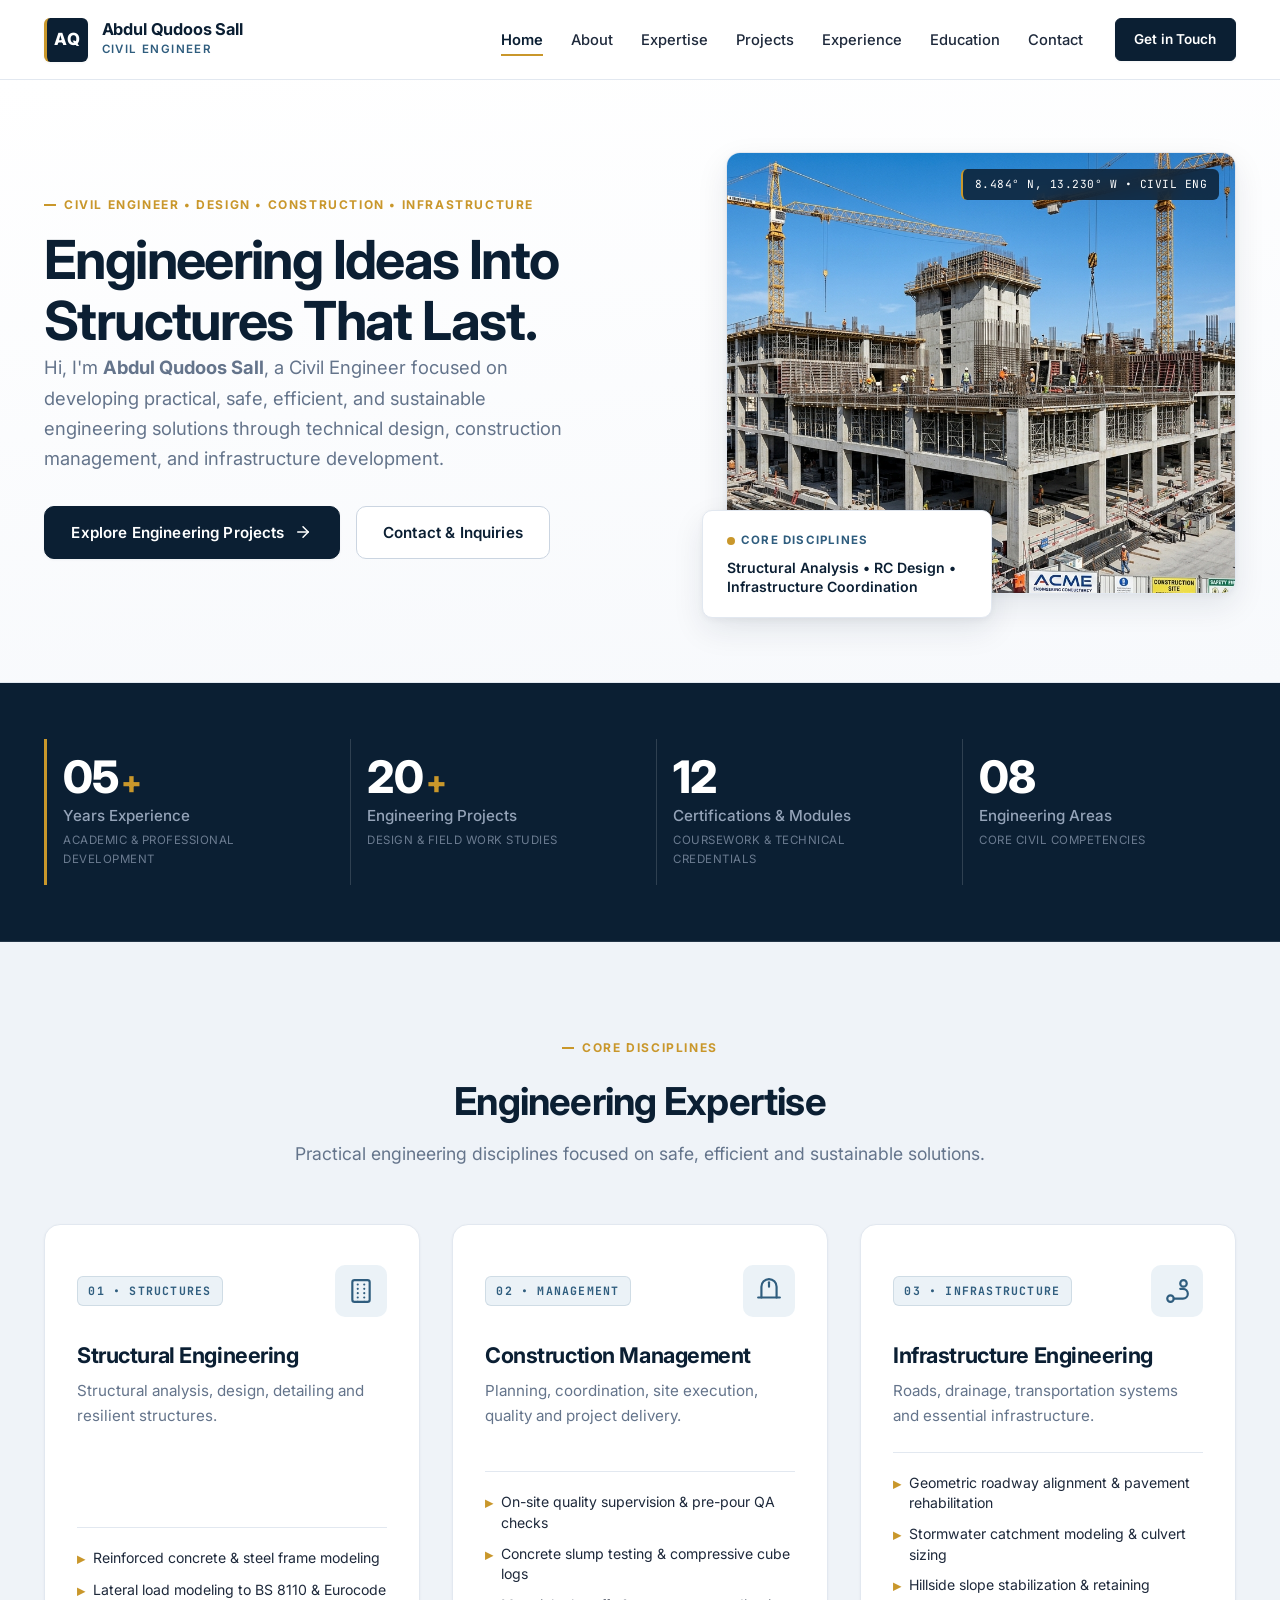
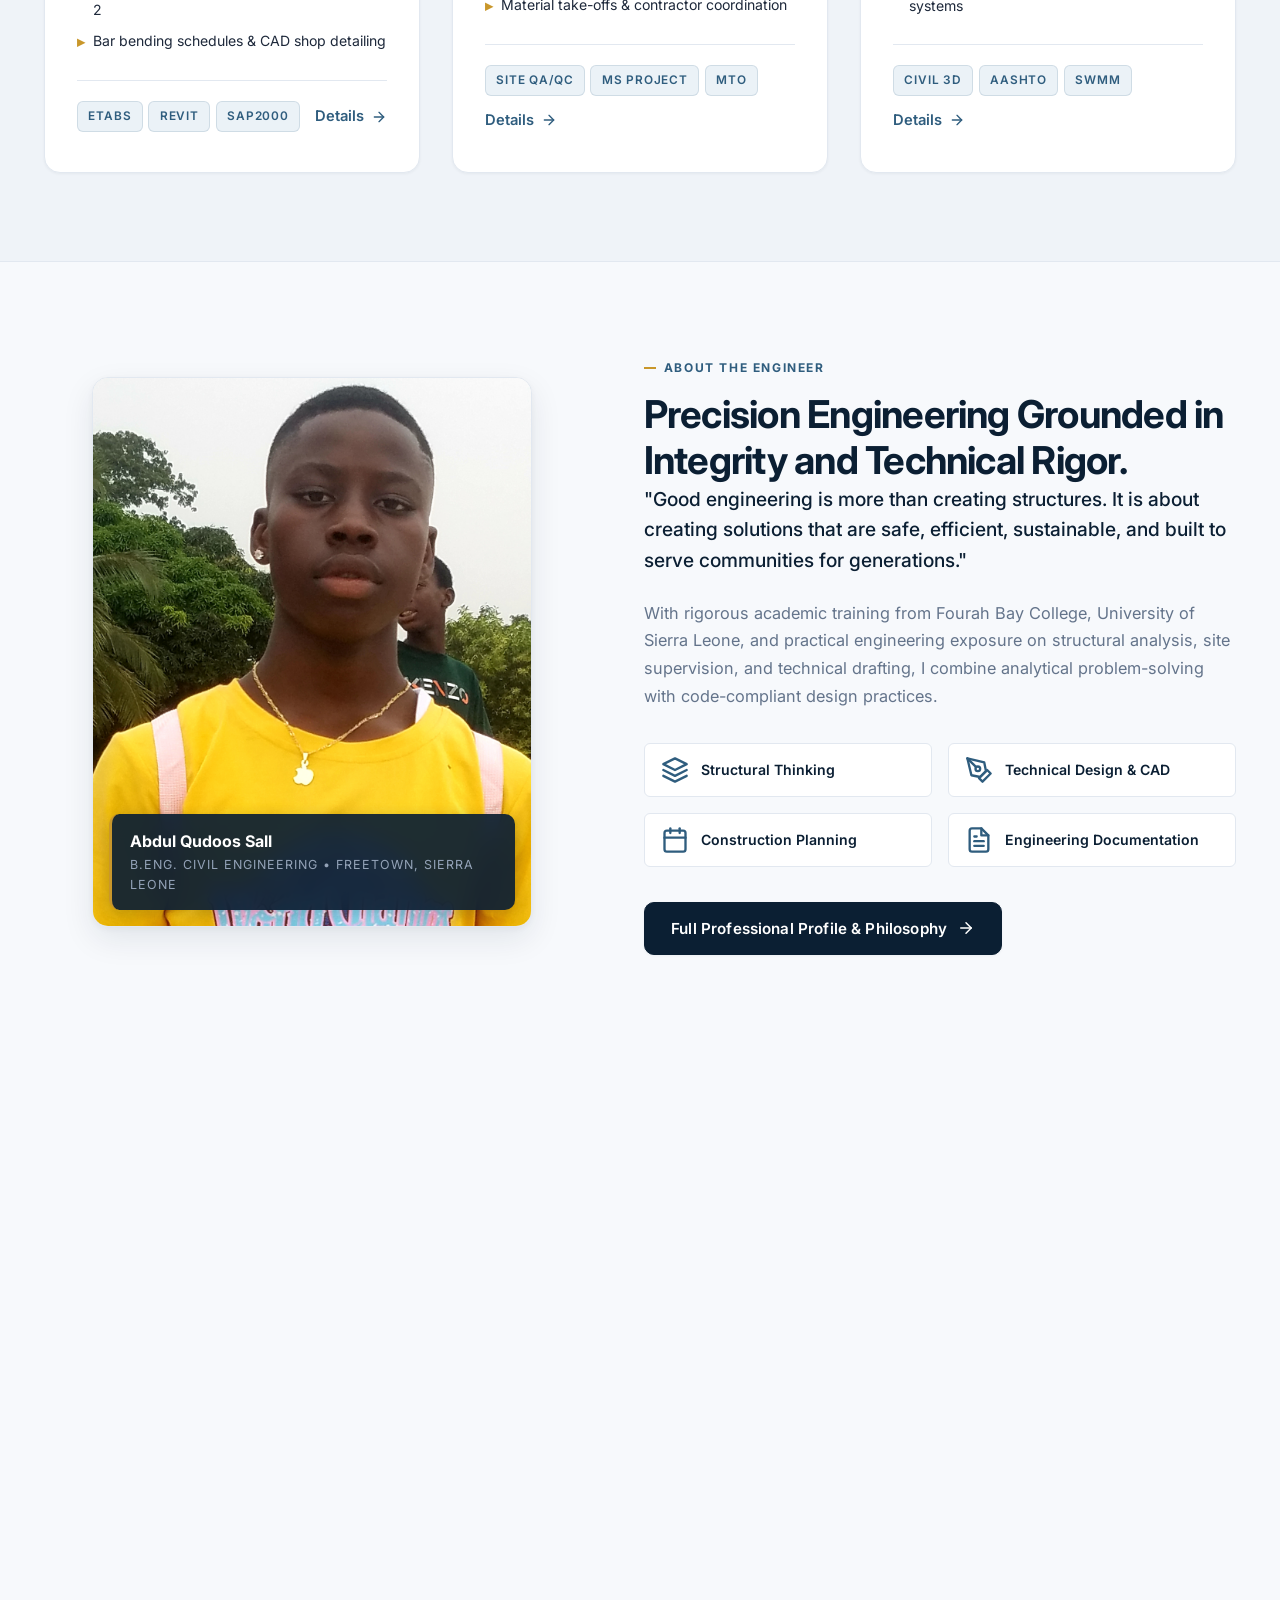
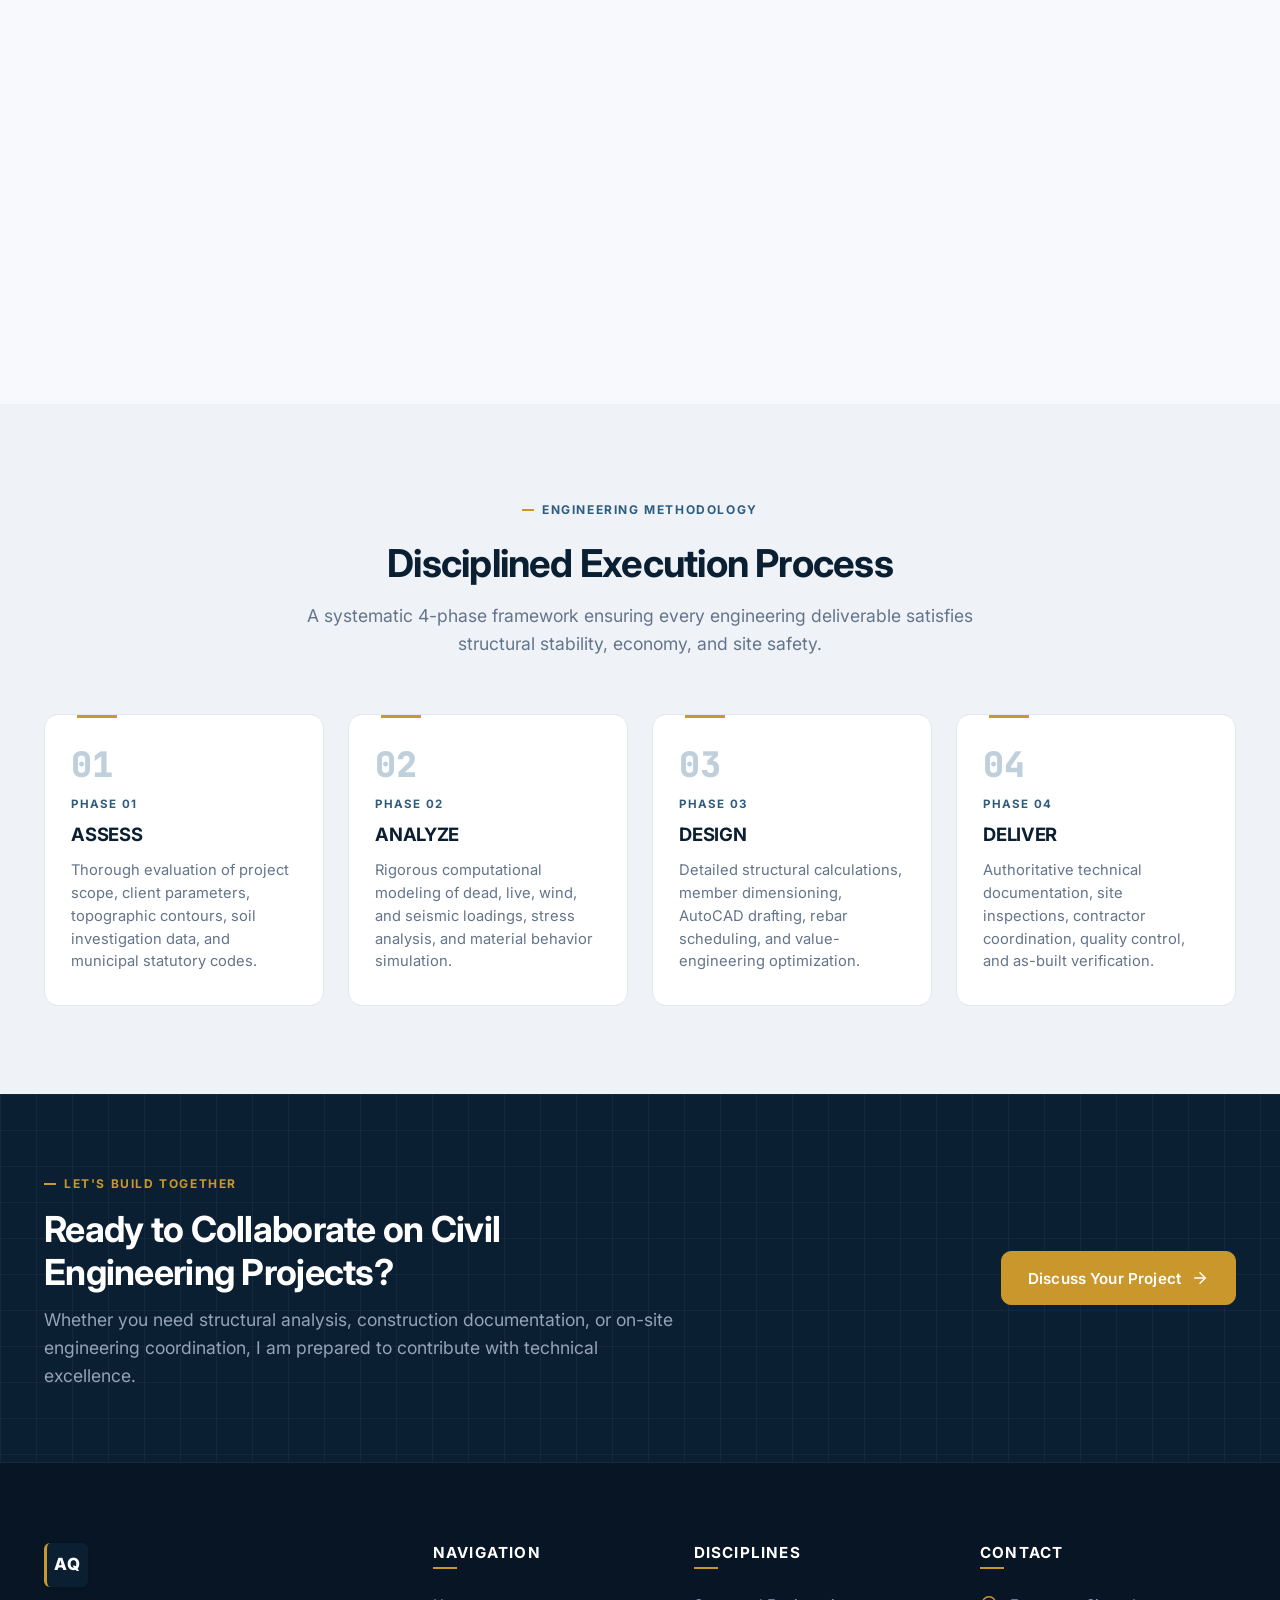
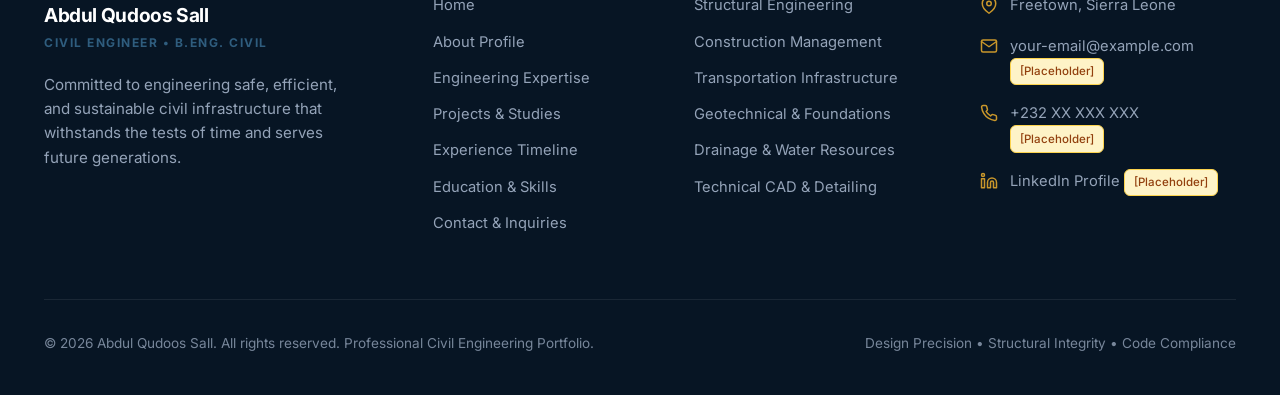
<file: Abdul-Qudoos-Sall/index.html>
<!DOCTYPE html>
<html lang="en">
<head>
  <meta charset="UTF-8">
  <meta name="viewport" content="width=device-width, initial-scale=1.0">
  <meta http-equiv="X-UA-Compatible" content="ie=edge">
  
  <title>Abdul Qudoos Sall — Civil Engineer | Portfolio & Structural Engineering</title>
  <meta name="description" content="Professional portfolio of Abdul Qudoos Sall, Civil Engineer specializing in structural design, construction management, and infrastructure development.">
  <meta name="keywords" content="Abdul Qudoos Sall, Civil Engineer, Structural Engineering, Construction, Freetown, Sierra Leone, AutoCAD, ETABS, Infrastructure, Fourah Bay College">
  <meta name="author" content="Abdul Qudoos Sall">
  
  <!-- Open Graph -->
  <meta property="og:title" content="Abdul Qudoos Sall — Civil Engineer">
  <meta property="og:description" content="Civil Engineer focused on structural design, construction, and sustainable infrastructure solutions.">
  <meta property="og:type" content="website">
  <meta property="og:image" content="images/hero/hero-engineering.jpg">

  <!-- Google Fonts -->
  <link rel="preconnect" href="https://fonts.googleapis.com">
  <link rel="preconnect" href="https://fonts.gstatic.com" crossorigin>
  <link href="https://fonts.googleapis.com/css2?family=Inter:wght@300;400;500;600;700;800&family=JetBrains+Mono:wght@400;500;600&display=swap" rel="stylesheet">

  <!-- Master Stylesheet -->
  <link rel="stylesheet" href="css/style.css">
</head>
<body>
  <!-- Skip to Main Content (Accessibility) -->
  <a href="#main-content" class="skip-link">Skip to main content</a>

  <!-- Global Header & Navigation -->
  <header class="site-header" id="header">
    <div class="container header-inner">
      <a href="index.html" class="brand-link" aria-label="Abdul Qudoos Sall — Homepage">
        <div class="brand-monogram">AQ</div>
        <div class="brand-text">
          <span class="brand-name">Abdul Qudoos Sall</span>
          <span class="brand-title">Civil Engineer</span>
        </div>
      </a>

      <!-- Desktop & Mobile Navigation Menu -->
      <nav class="main-nav" id="main-nav" aria-label="Main Navigation">
        <ul class="nav-list">
          <li><a href="index.html" class="nav-link active" aria-current="page">Home</a></li>
          <li><a href="about.html" class="nav-link">About</a></li>
          <li><a href="expertise.html" class="nav-link">Expertise</a></li>
          <li><a href="projects.html" class="nav-link">Projects</a></li>
          <li><a href="experience.html" class="nav-link">Experience</a></li>
          <li><a href="education.html" class="nav-link">Education</a></li>
          <li><a href="contact.html" class="nav-link">Contact</a></li>
        </ul>

        <div class="nav-actions">
          <a href="contact.html" class="btn btn-primary btn-sm">Get in Touch</a>
        </div>
      </nav>

      <!-- Hamburger Menu Toggle (Mobile) -->
      <button class="mobile-toggle" id="mobile-toggle" aria-label="Open navigation menu" aria-expanded="false" aria-controls="main-nav">
        <svg viewBox="0 0 24 24" fill="none" stroke="currentColor" stroke-width="2" stroke-linecap="round" stroke-linejoin="round" aria-hidden="true">
          <line x1="3" y1="12" x2="21" y2="12"></line>
          <line x1="3" y1="6" x2="21" y2="6"></line>
          <line x1="3" y1="18" x2="21" y2="18"></line>
        </svg>
      </button>
    </div>
  </header>

  <!-- Main Content Wrapper -->
  <main id="main-content">
    <!-- Hero Section -->
    <section class="hero-section engineering-grid-bg" aria-labelledby="hero-heading">
      <div class="container">
        <div class="hero-grid">
          <div class="hero-content reveal-fade">
            <span class="label-technical gold-text">CIVIL ENGINEER • DESIGN • CONSTRUCTION • INFRASTRUCTURE</span>
            <h1 id="hero-heading">Engineering Ideas Into Structures That Last.</h1>
            <p class="hero-subtitle">
              Hi, I'm <strong>Abdul Qudoos Sall</strong>, a Civil Engineer focused on developing practical, safe, efficient, and sustainable engineering solutions through technical design, construction management, and infrastructure development.
            </p>
            <div class="hero-cta-group">
              <a href="projects.html" class="btn btn-primary">
                Explore Engineering Projects
                <svg viewBox="0 0 24 24" fill="none" stroke="currentColor" stroke-width="2" stroke-linecap="round" stroke-linejoin="round" aria-hidden="true">
                  <line x1="5" y1="12" x2="19" y2="12"></line>
                  <polyline points="12 5 19 12 12 19"></polyline>
                </svg>
              </a>
              <a href="contact.html" class="btn btn-secondary">Contact & Inquiries</a>
            </div>
          </div>

          <div class="hero-visual-wrapper reveal-fade">
            <div class="hero-image-card">
              <span class="tech-coordinate-badge">8.484° N, 13.230° W • CIVIL ENG</span>
              <img 
                src="images/hero/hero-engineering.jpg" 
                alt="Civil engineering infrastructure site inspection and construction framework" 
                class="hero-img"
                width="640" 
                height="440"
                loading="eager"
              >
            </div>

            <div class="hero-floating-card">
              <div class="floating-card-title">Core Disciplines</div>
              <div class="floating-card-items">Structural Analysis • RC Design • Infrastructure Coordination</div>
            </div>
          </div>
        </div>
      </div>
    </section>

    <!-- Statistics Section -->
    <section class="stats-section" aria-label="Key Professional Metrics">
      <div class="container">
        <div class="stats-grid">
          <div class="stat-item reveal-fade">
            <div class="stat-number" data-target="5" data-suffix="+" data-pad-zero="true">05<span class="stat-accent">+</span></div>
            <div class="stat-label">Years Experience</div>
            <div class="stat-note">Academic & Professional Development</div>
          </div>

          <div class="stat-item reveal-fade">
            <div class="stat-number" data-target="20" data-suffix="+">20<span class="stat-accent">+</span></div>
            <div class="stat-label">Engineering Projects</div>
            <div class="stat-note">Design & Field Work Studies</div>
          </div>

          <div class="stat-item reveal-fade">
            <div class="stat-number" data-target="12">12</div>
            <div class="stat-label">Certifications & Modules</div>
            <div class="stat-note">Coursework & Technical Credentials</div>
          </div>

          <div class="stat-item reveal-fade">
            <div class="stat-number" data-target="8" data-pad-zero="true">08</div>
            <div class="stat-label">Engineering Areas</div>
            <div class="stat-note">Core Civil Competencies</div>
          </div>
        </div>
      </div>
    </section>

    <!-- Engineering Expertise: Three Prominent Animated Services Showcase -->
    <section class="section-padding services-showcase-section" id="engineering-expertise" aria-labelledby="services-showcase-heading">
      <div class="container">
        <div class="section-header text-center reveal-fade">
          <span class="label-technical gold-text">CORE DISCIPLINES</span>
          <h2 id="services-showcase-heading">Engineering Expertise</h2>
          <p>Practical engineering disciplines focused on safe, efficient and sustainable solutions.</p>
        </div>

        <div class="services-grid" id="services-grid" role="region" aria-label="Core Engineering Disciplines">
          <!-- Card 1: Structural Engineering -->
          <article class="service-card" tabindex="0">
            <div class="service-card-header">
              <span class="service-badge">01 • STRUCTURES</span>
              <div class="service-card-icon" aria-hidden="true">
                <svg viewBox="0 0 24 24" fill="none" stroke="currentColor" stroke-width="2" stroke-linecap="round" stroke-linejoin="round">
                  <rect x="4" y="2" width="16" height="20" rx="2" ry="2"></rect>
                  <line x1="9" y1="22" x2="9" y2="22.01"></line>
                  <line x1="15" y1="22" x2="15" y2="22.01"></line>
                  <line x1="9" y1="6" x2="9" y2="6.01"></line>
                  <line x1="15" y1="6" x2="15" y2="6.01"></line>
                  <line x1="9" y1="10" x2="9" y2="10.01"></line>
                  <line x1="15" y1="10" x2="15" y2="10.01"></line>
                  <line x1="9" y1="14" x2="9" y2="14.01"></line>
                  <line x1="15" y1="14" x2="15" y2="14.01"></line>
                  <line x1="9" y1="18" x2="9" y2="18.01"></line>
                  <line x1="15" y1="18" x2="15" y2="18.01"></line>
                </svg>
              </div>
            </div>

            <h3>Structural Engineering</h3>
            <p class="service-focus">
              Structural analysis, design, detailing and resilient structures.
            </p>

            <ul class="service-features-list">
              <li>Reinforced concrete & steel frame modeling</li>
              <li>Lateral load modeling to BS 8110 & Eurocode 2</li>
              <li>Bar bending schedules & CAD shop detailing</li>
            </ul>

            <div class="service-card-footer">
              <div class="service-tags">
                <span class="badge">ETABS</span>
                <span class="badge">Revit</span>
                <span class="badge">SAP2000</span>
              </div>
              <a href="expertise.html#structural" class="link-arrow" aria-label="Learn more about Structural Engineering">
                Details
                <svg viewBox="0 0 24 24" fill="none" stroke="currentColor" stroke-width="2" stroke-linecap="round" stroke-linejoin="round" aria-hidden="true">
                  <line x1="5" y1="12" x2="19" y2="12"></line>
                  <polyline points="12 5 19 12 12 19"></polyline>
                </svg>
              </a>
            </div>
          </article>

          <!-- Card 2: Construction Management -->
          <article class="service-card" tabindex="0">
            <div class="service-card-header">
              <span class="service-badge">02 • MANAGEMENT</span>
              <div class="service-card-icon" aria-hidden="true">
                <svg viewBox="0 0 24 24" fill="none" stroke="currentColor" stroke-width="2" stroke-linecap="round" stroke-linejoin="round">
                  <path d="M2 18h20"></path>
                  <path d="M5 18V8a7 7 0 0 1 14 0v10"></path>
                  <line x1="12" y1="4" x2="12" y2="8"></line>
                </svg>
              </div>
            </div>

            <h3>Construction Management</h3>
            <p class="service-focus">
              Planning, coordination, site execution, quality and project delivery.
            </p>

            <ul class="service-features-list">
              <li>On-site quality supervision & pre-pour QA checks</li>
              <li>Concrete slump testing & compressive cube logs</li>
              <li>Material take-offs & contractor coordination</li>
            </ul>

            <div class="service-card-footer">
              <div class="service-tags">
                <span class="badge">Site QA/QC</span>
                <span class="badge">MS Project</span>
                <span class="badge">MTO</span>
              </div>
              <a href="expertise.html#construction" class="link-arrow" aria-label="Learn more about Construction Management">
                Details
                <svg viewBox="0 0 24 24" fill="none" stroke="currentColor" stroke-width="2" stroke-linecap="round" stroke-linejoin="round" aria-hidden="true">
                  <line x1="5" y1="12" x2="19" y2="12"></line>
                  <polyline points="12 5 19 12 12 19"></polyline>
                </svg>
              </a>
            </div>
          </article>

          <!-- Card 3: Infrastructure Engineering -->
          <article class="service-card" tabindex="0">
            <div class="service-card-header">
              <span class="service-badge">03 • INFRASTRUCTURE</span>
              <div class="service-card-icon" aria-hidden="true">
                <svg viewBox="0 0 24 24" fill="none" stroke="currentColor" stroke-width="2" stroke-linecap="round" stroke-linejoin="round">
                  <circle cx="6" cy="19" r="3"></circle>
                  <path d="M9 19h8.5a4.5 4.5 0 0 0 0-9H15"></path>
                  <circle cx="18" cy="5" r="3"></circle>
                </svg>
              </div>
            </div>

            <h3>Infrastructure Engineering</h3>
            <p class="service-focus">
              Roads, drainage, transportation systems and essential infrastructure.
            </p>

            <ul class="service-features-list">
              <li>Geometric roadway alignment & pavement rehabilitation</li>
              <li>Stormwater catchment modeling & culvert sizing</li>
              <li>Hillside slope stabilization & retaining systems</li>
            </ul>

            <div class="service-card-footer">
              <div class="service-tags">
                <span class="badge">Civil 3D</span>
                <span class="badge">AASHTO</span>
                <span class="badge">SWMM</span>
              </div>
              <a href="expertise.html#transportation" class="link-arrow" aria-label="Learn more about Infrastructure Engineering">
                Details
                <svg viewBox="0 0 24 24" fill="none" stroke="currentColor" stroke-width="2" stroke-linecap="round" stroke-linejoin="round" aria-hidden="true">
                  <line x1="5" y1="12" x2="19" y2="12"></line>
                  <polyline points="12 5 19 12 12 19"></polyline>
                </svg>
              </a>
            </div>
          </article>
        </div>
      </div>
    </section>

    <!-- About Preview Section -->
    <section class="section-padding" aria-labelledby="about-preview-heading">
      <div class="container">
        <div class="about-preview-grid">
          <div class="about-portrait-card reveal-fade">
            <img 
              src="images/profile/profile-portrait.jpg" 
              alt="Portrait of Abdul Qudoos Sall, Civil Engineer" 
              class="about-portrait-img"
              width="440" 
              height="550"
              loading="lazy"
            >
            <div class="about-portrait-badge">
              <div class="about-portrait-name">Abdul Qudoos Sall</div>
              <div class="about-portrait-role">B.Eng. Civil Engineering • Freetown, Sierra Leone</div>
            </div>
          </div>

          <div class="about-preview-content reveal-fade">
            <span class="label-technical">About The Engineer</span>
            <h2 id="about-preview-heading">Precision Engineering Grounded in Integrity and Technical Rigor.</h2>
            <p class="about-preview-lead">
              "Good engineering is more than creating structures. It is about creating solutions that are safe, efficient, sustainable, and built to serve communities for generations."
            </p>
            <p class="about-preview-body">
              With rigorous academic training from Fourah Bay College, University of Sierra Leone, and practical engineering exposure on structural analysis, site supervision, and technical drafting, I combine analytical problem-solving with code-compliant design practices.
            </p>

            <div class="pillar-chips">
              <div class="pillar-chip">
                <svg class="pillar-icon" viewBox="0 0 24 24" fill="none" stroke="currentColor" stroke-width="2" stroke-linecap="round" stroke-linejoin="round" aria-hidden="true">
                  <polygon points="12 2 2 7 12 12 22 7 12 2"></polygon>
                  <polyline points="2 17 12 22 22 17"></polyline>
                  <polyline points="2 12 12 17 22 12"></polyline>
                </svg>
                <span class="pillar-text">Structural Thinking</span>
              </div>

              <div class="pillar-chip">
                <svg class="pillar-icon" viewBox="0 0 24 24" fill="none" stroke="currentColor" stroke-width="2" stroke-linecap="round" stroke-linejoin="round" aria-hidden="true">
                  <path d="M12 19l7-7 3 3-7 7-3-3z"></path>
                  <path d="M18 13l-1.5-7.5L2 2l3.5 14.5L13 18l5-5z"></path>
                  <path d="M2 2l7.586 7.586"></path>
                  <circle cx="11" cy="11" r="2"></circle>
                </svg>
                <span class="pillar-text">Technical Design & CAD</span>
              </div>

              <div class="pillar-chip">
                <svg class="pillar-icon" viewBox="0 0 24 24" fill="none" stroke="currentColor" stroke-width="2" stroke-linecap="round" stroke-linejoin="round" aria-hidden="true">
                  <rect x="3" y="4" width="18" height="18" rx="2" ry="2"></rect>
                  <line x1="16" y1="2" x2="16" y2="6"></line>
                  <line x1="8" y1="2" x2="8" y2="6"></line>
                  <line x1="3" y1="10" x2="21" y2="10"></line>
                </svg>
                <span class="pillar-text">Construction Planning</span>
              </div>

              <div class="pillar-chip">
                <svg class="pillar-icon" viewBox="0 0 24 24" fill="none" stroke="currentColor" stroke-width="2" stroke-linecap="round" stroke-linejoin="round" aria-hidden="true">
                  <path d="M14 2H6a2 2 0 0 0-2 2v16a2 2 0 0 0 2 2h12a2 2 0 0 0 2-2V8z"></path>
                  <polyline points="14 2 14 8 20 8"></polyline>
                  <line x1="16" y1="13" x2="8" y2="13"></line>
                  <line x1="16" y1="17" x2="8" y2="17"></line>
                  <polyline points="10 9 9 9 8 9"></polyline>
                </svg>
                <span class="pillar-text">Engineering Documentation</span>
              </div>
            </div>

            <a href="about.html" class="btn btn-primary">
              Full Professional Profile & Philosophy
              <svg viewBox="0 0 24 24" fill="none" stroke="currentColor" stroke-width="2" stroke-linecap="round" stroke-linejoin="round" aria-hidden="true">
                <line x1="5" y1="12" x2="19" y2="12"></line>
                <polyline points="12 5 19 12 12 19"></polyline>
              </svg>
            </a>
          </div>
        </div>
      </div>
    </section>

    <!-- Featured Projects Showcase -->
    <section class="section-padding" aria-labelledby="featured-projects-heading">
      <div class="container">
        <div class="section-header reveal-fade" style="display: flex; justify-content: space-between; align-items: flex-end; flex-wrap: wrap; gap: 1.5rem;">
          <div>
            <span class="label-technical">Selected Work</span>
            <h2 id="featured-projects-heading">Featured Engineering Projects</h2>
            <p>Realized and technical study engineering projects demonstrating rigorous design, modeling, and field coordination.</p>
          </div>
          <a href="projects.html" class="btn btn-secondary">
            View All 6 Projects
            <svg viewBox="0 0 24 24" fill="none" stroke="currentColor" stroke-width="2" stroke-linecap="round" stroke-linejoin="round" aria-hidden="true">
              <line x1="5" y1="12" x2="19" y2="12"></line>
              <polyline points="12 5 19 12 12 19"></polyline>
            </svg>
          </a>
        </div>

        <div class="projects-grid">
          <!-- Project 1 -->
          <article class="card project-card reveal-fade">
            <div class="project-card-image-wrap">
              <span class="badge badge-gold project-card-badge">Structural</span>
              <span class="project-card-year">2025</span>
              <img 
                src="images/projects/project-commercial.jpg" 
                alt="Riverside Commercial Complex structural design" 
                loading="lazy"
                width="400" 
                height="230"
              >
            </div>
            <div class="project-card-content">
              <div class="project-meta-line">
                <span class="project-location">
                  <svg viewBox="0 0 24 24" fill="none" stroke="currentColor" stroke-width="2" stroke-linecap="round" stroke-linejoin="round" aria-hidden="true">
                    <path d="M21 10c0 7-9 13-9 13s-9-6-9-13a9 9 0 0 1 18 0z"></path>
                    <circle cx="12" cy="10" r="3"></circle>
                  </svg>
                  Freetown, Sierra Leone
                </span>
                <span class="badge badge-navy">Design Coordination</span>
              </div>
              <h3>Riverside Commercial Complex</h3>
              <p>Structural analysis and reinforced concrete frame design coordination for a multi-storey commercial facility requiring rigorous lateral stability modeling.</p>
              <div style="display: flex; gap: 0.4rem; flex-wrap: wrap; margin-bottom: 1.5rem;">
                <span class="badge">AutoCAD</span>
                <span class="badge">ETABS</span>
                <span class="badge">Revit</span>
              </div>
              <button type="button" class="btn btn-primary btn-sm" data-case-study-trigger="riverside-commercial">
                View Full Case Study
                <svg viewBox="0 0 24 24" fill="none" stroke="currentColor" stroke-width="2" stroke-linecap="round" stroke-linejoin="round" aria-hidden="true">
                  <line x1="5" y1="12" x2="19" y2="12"></line>
                  <polyline points="12 5 19 12 12 19"></polyline>
                </svg>
              </button>
            </div>
          </article>

          <!-- Project 2 -->
          <article class="card project-card reveal-fade">
            <div class="project-card-image-wrap">
              <span class="badge badge-gold project-card-badge">Transportation</span>
              <span class="project-card-year">2024</span>
              <img 
                src="images/projects/project-transportation.jpg" 
                alt="Urban Road Rehabilitation and drainage upgrade" 
                loading="lazy"
                width="400" 
                height="230"
              >
            </div>
            <div class="project-card-content">
              <div class="project-meta-line">
                <span class="project-location">
                  <svg viewBox="0 0 24 24" fill="none" stroke="currentColor" stroke-width="2" stroke-linecap="round" stroke-linejoin="round" aria-hidden="true">
                    <path d="M21 10c0 7-9 13-9 13s-9-6-9-13a9 9 0 0 1 18 0z"></path>
                    <circle cx="12" cy="10" r="3"></circle>
                  </svg>
                  Freetown, Sierra Leone
                </span>
                <span class="badge badge-navy">Highway Infra</span>
              </div>
              <h3>Urban Road Rehabilitation</h3>
              <p>Corridor roadway upgrade and roadside drainage improvement initiative mitigating seasonal flooding and restoring pavement structural integrity.</p>
              <div style="display: flex; gap: 0.4rem; flex-wrap: wrap; margin-bottom: 1.5rem;">
                <span class="badge">AutoCAD</span>
                <span class="badge">Civil 3D</span>
                <span class="badge">Survey</span>
              </div>
              <button type="button" class="btn btn-primary btn-sm" data-case-study-trigger="urban-road">
                View Full Case Study
                <svg viewBox="0 0 24 24" fill="none" stroke="currentColor" stroke-width="2" stroke-linecap="round" stroke-linejoin="round" aria-hidden="true">
                  <line x1="5" y1="12" x2="19" y2="12"></line>
                  <polyline points="12 5 19 12 12 19"></polyline>
                </svg>
              </button>
            </div>
          </article>

          <!-- Project 3 -->
          <article class="card project-card reveal-fade">
            <div class="project-card-image-wrap">
              <span class="badge badge-gold project-card-badge">Structural Design</span>
              <span class="project-card-year">2024</span>
              <img 
                src="images/projects/project-residential.jpg" 
                alt="Modern residential structural development" 
                loading="lazy"
                width="400" 
                height="230"
              >
            </div>
            <div class="project-card-content">
              <div class="project-meta-line">
                <span class="project-location">
                  <svg viewBox="0 0 24 24" fill="none" stroke="currentColor" stroke-width="2" stroke-linecap="round" stroke-linejoin="round" aria-hidden="true">
                    <path d="M21 10c0 7-9 13-9 13s-9-6-9-13a9 9 0 0 1 18 0z"></path>
                    <circle cx="12" cy="10" r="3"></circle>
                  </svg>
                  Sierra Leone
                </span>
                <span class="badge badge-navy">Housing</span>
              </div>
              <h3>Modern Residential Development</h3>
              <p>Structural planning, reinforced concrete member sizing, and comprehensive technical drawing documentation for a modern multi-unit development.</p>
              <div style="display: flex; gap: 0.4rem; flex-wrap: wrap; margin-bottom: 1.5rem;">
                <span class="badge">STAAD.Pro</span>
                <span class="badge">AutoCAD</span>
                <span class="badge">Revit</span>
              </div>
              <button type="button" class="btn btn-primary btn-sm" data-case-study-trigger="modern-residential">
                View Full Case Study
                <svg viewBox="0 0 24 24" fill="none" stroke="currentColor" stroke-width="2" stroke-linecap="round" stroke-linejoin="round" aria-hidden="true">
                  <line x1="5" y1="12" x2="19" y2="12"></line>
                  <polyline points="12 5 19 12 12 19"></polyline>
                </svg>
              </button>
            </div>
          </article>
        </div>
      </div>
    </section>

    <!-- Engineering Methodology / 4-Step Process -->
    <section class="section-padding bg-alt" style="background-color: var(--color-bg-alt);" aria-labelledby="process-heading">
      <div class="container">
        <div class="section-header text-center reveal-fade">
          <span class="label-technical">Engineering Methodology</span>
          <h2 id="process-heading">Disciplined Execution Process</h2>
          <p>A systematic 4-phase framework ensuring every engineering deliverable satisfies structural stability, economy, and site safety.</p>
        </div>

        <div class="process-grid">
          <!-- Step 1 -->
          <div class="process-step-card reveal-fade">
            <div class="process-step-number">01</div>
            <span class="process-step-badge">Phase 01</span>
            <h3>ASSESS</h3>
            <p>Thorough evaluation of project scope, client parameters, topographic contours, soil investigation data, and municipal statutory codes.</p>
          </div>

          <!-- Step 2 -->
          <div class="process-step-card reveal-fade">
            <div class="process-step-number">02</div>
            <span class="process-step-badge">Phase 02</span>
            <h3>ANALYZE</h3>
            <p>Rigorous computational modeling of dead, live, wind, and seismic loadings, stress analysis, and material behavior simulation.</p>
          </div>

          <!-- Step 3 -->
          <div class="process-step-card reveal-fade">
            <div class="process-step-number">03</div>
            <span class="process-step-badge">Phase 03</span>
            <h3>DESIGN</h3>
            <p>Detailed structural calculations, member dimensioning, AutoCAD drafting, rebar scheduling, and value-engineering optimization.</p>
          </div>

          <!-- Step 4 -->
          <div class="process-step-card reveal-fade">
            <div class="process-step-number">04</div>
            <span class="process-step-badge">Phase 04</span>
            <h3>DELIVER</h3>
            <p>Authoritative technical documentation, site inspections, contractor coordination, quality control, and as-built verification.</p>
          </div>
        </div>
      </div>
    </section>

    <!-- Call to Action Banner -->
    <section class="cta-banner engineering-grid-navy" aria-labelledby="cta-heading">
      <div class="container">
        <div class="cta-banner-inner reveal-fade" style="display: flex; justify-content: space-between; align-items: center; flex-wrap: wrap; gap: 2rem;">
          <div style="max-width: 650px;">
            <span class="label-technical gold-text">Let's Build Together</span>
            <h2 id="cta-heading" style="color: var(--color-text-white); margin-bottom: 0.75rem;">Ready to Collaborate on Civil Engineering Projects?</h2>
            <p>Whether you need structural analysis, construction documentation, or on-site engineering coordination, I am prepared to contribute with technical excellence.</p>
          </div>
          <div>
            <a href="contact.html" class="btn btn-accent">
              Discuss Your Project
              <svg viewBox="0 0 24 24" fill="none" stroke="currentColor" stroke-width="2" stroke-linecap="round" stroke-linejoin="round" aria-hidden="true">
                <line x1="5" y1="12" x2="19" y2="12"></line>
                <polyline points="12 5 19 12 12 19"></polyline>
              </svg>
            </a>
          </div>
        </div>
      </div>
    </section>
  </main>

  <!-- Global Footer -->
  <footer class="site-footer">
    <div class="container">
      <div class="footer-top">
        <!-- Brand Column -->
        <div class="footer-brand">
          <div class="brand-monogram">AQ</div>
          <h3>Abdul Qudoos Sall</h3>
          <div class="footer-role">Civil Engineer • B.Eng. Civil</div>
          <p class="footer-statement">
            Committed to engineering safe, efficient, and sustainable civil infrastructure that withstands the tests of time and serves future generations.
          </p>
        </div>

        <!-- Quick Navigation -->
        <div class="footer-col">
          <h4 class="footer-col-title">Navigation</h4>
          <div class="footer-links">
            <a href="index.html" class="footer-link">Home</a>
            <a href="about.html" class="footer-link">About Profile</a>
            <a href="expertise.html" class="footer-link">Engineering Expertise</a>
            <a href="projects.html" class="footer-link">Projects & Studies</a>
            <a href="experience.html" class="footer-link">Experience Timeline</a>
            <a href="education.html" class="footer-link">Education & Skills</a>
            <a href="contact.html" class="footer-link">Contact & Inquiries</a>
          </div>
        </div>

        <!-- Core Disciplines -->
        <div class="footer-col">
          <h4 class="footer-col-title">Disciplines</h4>
          <div class="footer-links">
            <a href="expertise.html#structural" class="footer-link">Structural Engineering</a>
            <a href="expertise.html#construction" class="footer-link">Construction Management</a>
            <a href="expertise.html#transportation" class="footer-link">Transportation Infrastructure</a>
            <a href="expertise.html#geotechnical" class="footer-link">Geotechnical & Foundations</a>
            <a href="expertise.html#water" class="footer-link">Drainage & Water Resources</a>
            <a href="expertise.html#cad" class="footer-link">Technical CAD & Detailing</a>
          </div>
        </div>

        <!-- Direct Contact (Placeholders) -->
        <div class="footer-col">
          <h4 class="footer-col-title">Contact</h4>
          <div class="footer-contact-item">
            <svg viewBox="0 0 24 24" fill="none" stroke="currentColor" stroke-width="2" stroke-linecap="round" stroke-linejoin="round" aria-hidden="true">
              <path d="M21 10c0 7-9 13-9 13s-9-6-9-13a9 9 0 0 1 18 0z"></path>
              <circle cx="12" cy="10" r="3"></circle>
            </svg>
            <span>Freetown, Sierra Leone</span>
          </div>

          <div class="footer-contact-item">
            <svg viewBox="0 0 24 24" fill="none" stroke="currentColor" stroke-width="2" stroke-linecap="round" stroke-linejoin="round" aria-hidden="true">
              <path d="M4 4h16c1.1 0 2 .9 2 2v12c0 1.1-.9 2-2 2H4c-1.1 0-2-.9-2-2V6c0-1.1.9-2 2-2z"></path>
              <polyline points="22,6 12,13 2,6"></polyline>
            </svg>
            <span><a href="mailto:your-email@example.com">your-email@example.com</a> <span class="placeholder-tag">[Placeholder]</span></span>
          </div>

          <div class="footer-contact-item">
            <svg viewBox="0 0 24 24" fill="none" stroke="currentColor" stroke-width="2" stroke-linecap="round" stroke-linejoin="round" aria-hidden="true">
              <path d="M22 16.92v3a2 2 0 0 1-2.18 2 19.79 19.79 0 0 1-8.63-3.07 19.5 19.5 0 0 1-6-6 19.79 19.79 0 0 1-3.07-8.67A2 2 0 0 1 4.11 2h3a2 2 0 0 1 2 1.72 12.84 12.84 0 0 0 .7 2.81 2 2 0 0 1-.45 2.11L8.09 9.91a16 16 0 0 0 6 6l1.27-1.27a2 2 0 0 1 2.11-.45 12.84 12.84 0 0 0 2.81.7A2 2 0 0 1 22 16.92z"></path>
            </svg>
            <span>+232 XX XXX XXX <span class="placeholder-tag">[Placeholder]</span></span>
          </div>

          <div class="footer-contact-item">
            <svg viewBox="0 0 24 24" fill="none" stroke="currentColor" stroke-width="2" stroke-linecap="round" stroke-linejoin="round" aria-hidden="true">
              <path d="M16 8a6 6 0 0 1 6 6v7h-4v-7a2 2 0 0 0-2-2 2 2 0 0 0-2 2v7h-4v-7a6 6 0 0 1 6-6z"></path>
              <rect x="2" y="9" width="4" height="12"></rect>
              <circle cx="4" cy="4" r="2"></circle>
            </svg>
            <span><a href="https://linkedin.com/in/your-profile" target="_blank" rel="noopener noreferrer">LinkedIn Profile</a> <span class="placeholder-tag">[Placeholder]</span></span>
          </div>
        </div>
      </div>

      <div class="footer-bottom">
        <div>
          &copy; 2026 Abdul Qudoos Sall. All rights reserved. Professional Civil Engineering Portfolio.
        </div>
        <div>
          Design Precision • Structural Integrity • Code Compliance
        </div>
      </div>
    </div>
  </footer>

  <!-- Project Case Study Modal Viewer -->
  <div id="case-study-modal" class="modal-backdrop" role="dialog" aria-modal="true" tabindex="-1" aria-label="Project Case Study Detail">
    <div class="modal-container">
      <button class="modal-close-btn" aria-label="Close case study details">
        <svg viewBox="0 0 24 24" fill="none" stroke="currentColor" stroke-width="2" stroke-linecap="round" stroke-linejoin="round" aria-hidden="true">
          <line x1="18" y1="6" x2="6" y2="18"></line>
          <line x1="6" y1="6" x2="18" y2="18"></line>
        </svg>
      </button>
      <div class="modal-body">
        <!-- Content dynamically injected via js/script.js -->
      </div>
    </div>
  </div>

  <!-- Vanilla JavaScript -->
  <script src="js/script.js" defer></script>
</body>
</html>
</file>
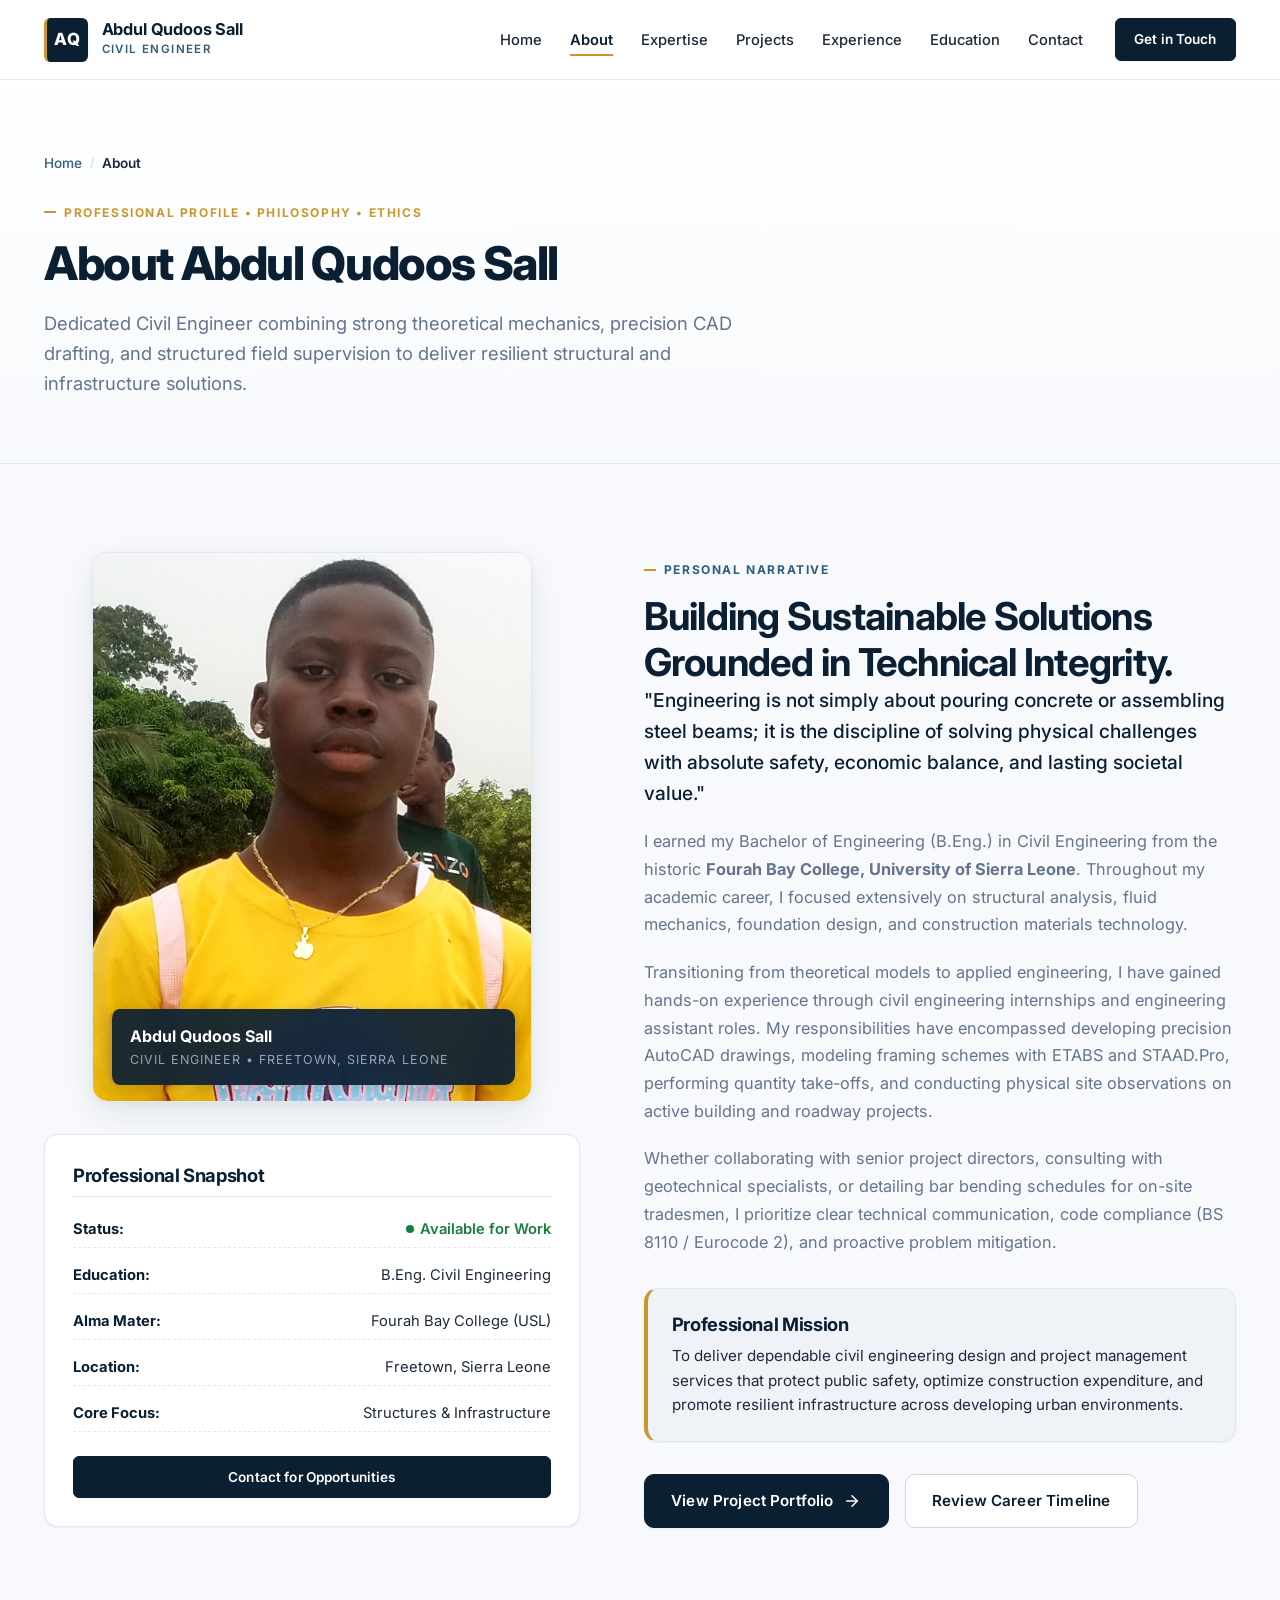
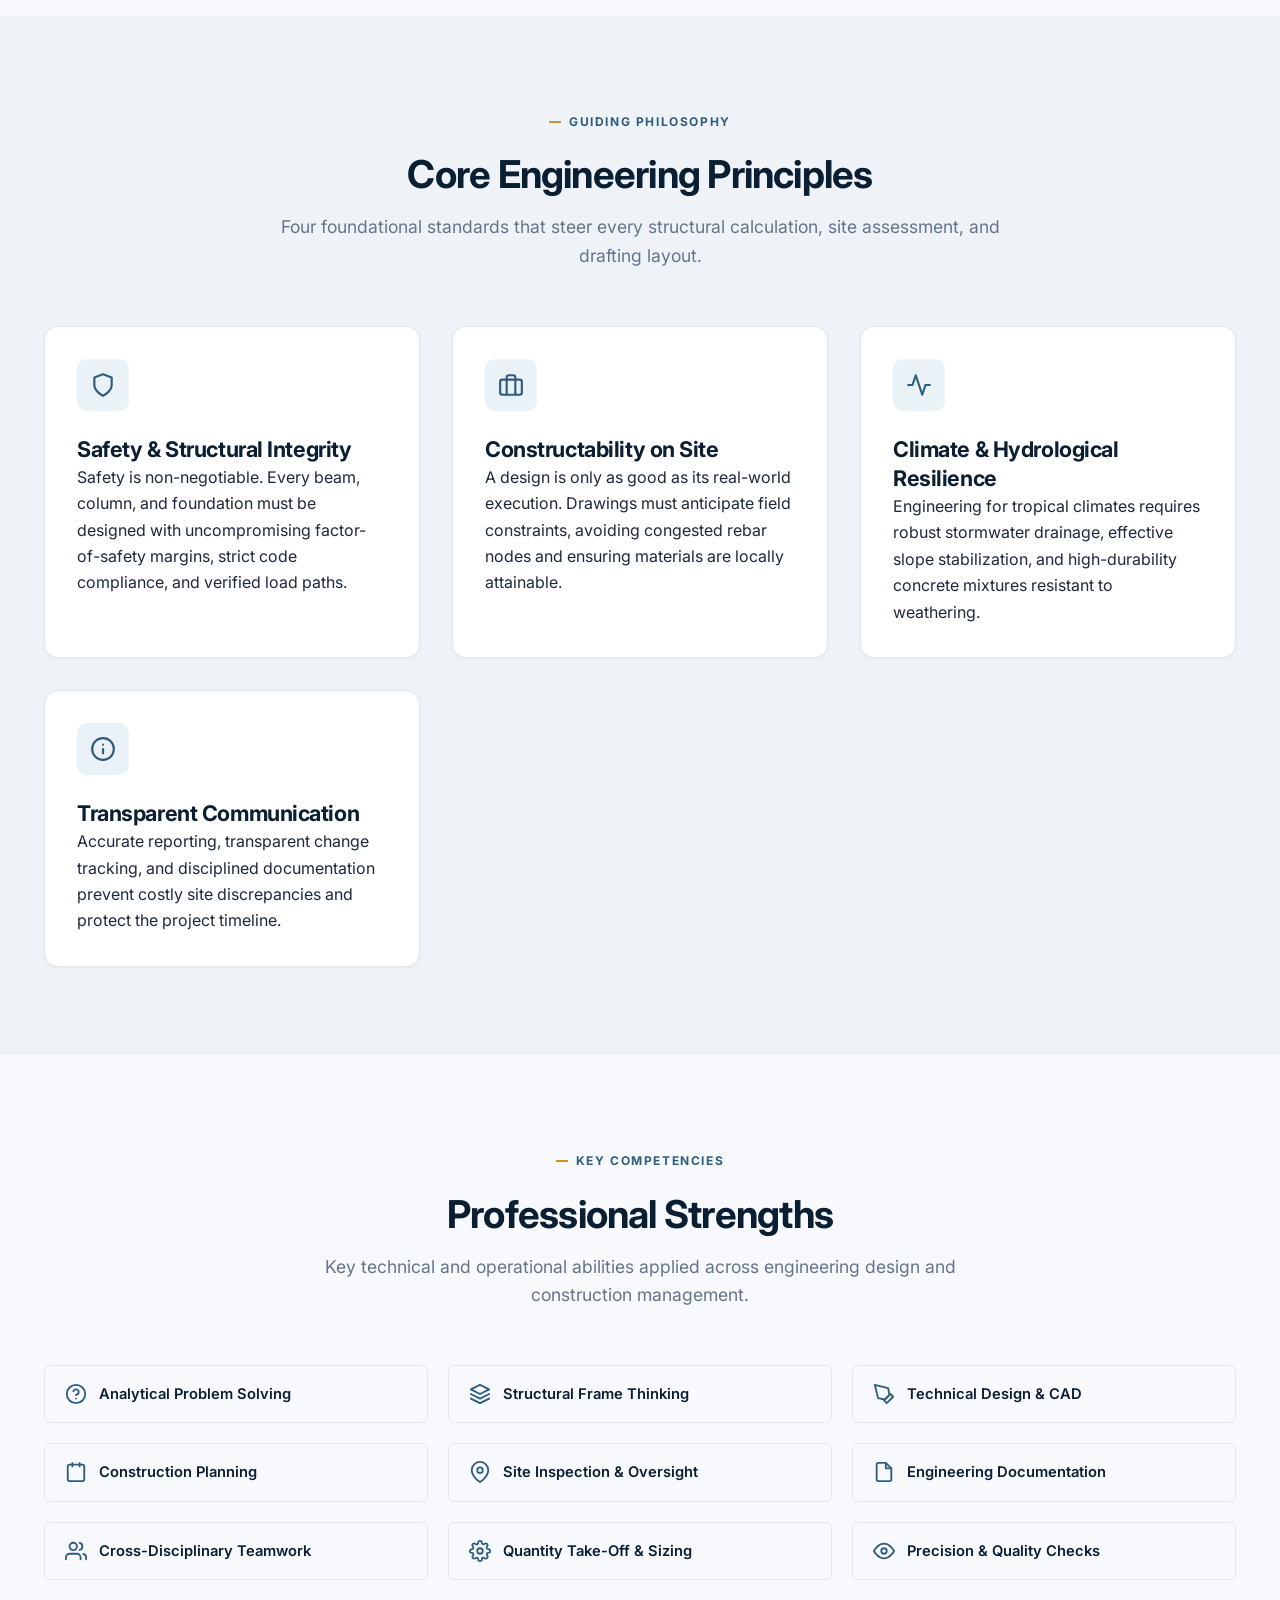
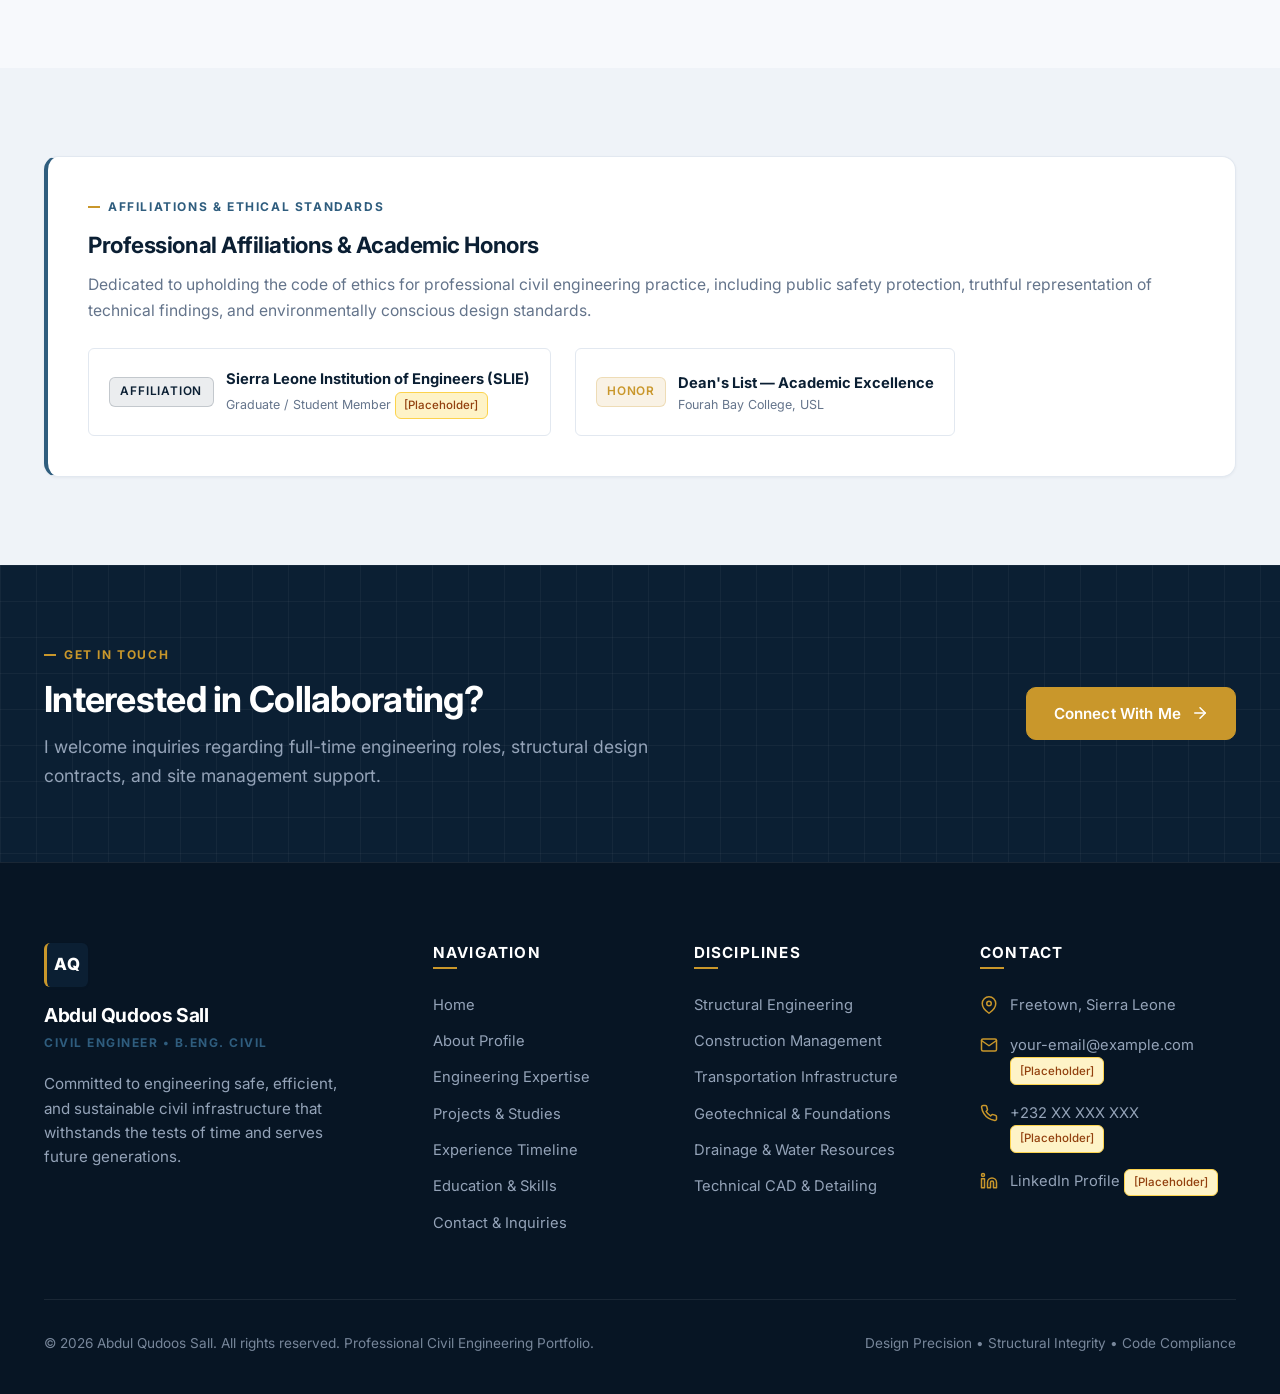
<file: Abdul-Qudoos-Sall/about.html>
<!DOCTYPE html>
<html lang="en">
<head>
  <meta charset="UTF-8">
  <meta name="viewport" content="width=device-width, initial-scale=1.0">
  <meta http-equiv="X-UA-Compatible" content="ie=edge">
  
  <title>About Abdul Qudoos Sall — Civil Engineer | Background & Engineering Philosophy</title>
  <meta name="description" content="Learn about Abdul Qudoos Sall, Civil Engineer based in Freetown, Sierra Leone. Background in structural design, engineering philosophy, and professional core competencies.">
  <meta name="keywords" content="Abdul Qudoos Sall, About Civil Engineer, Fourah Bay College, Structural Engineering, Freetown Sierra Leone, Civil Engineering Profile">
  <meta name="author" content="Abdul Qudoos Sall">
  
  <!-- Open Graph -->
  <meta property="og:title" content="About Abdul Qudoos Sall — Civil Engineer">
  <meta property="og:description" content="Professional background, technical training, and engineering philosophy of Abdul Qudoos Sall.">
  <meta property="og:type" content="profile">
  <meta property="og:image" content="images/profile/profile-portrait.jpg">

  <!-- Google Fonts -->
  <link rel="preconnect" href="https://fonts.googleapis.com">
  <link rel="preconnect" href="https://fonts.gstatic.com" crossorigin>
  <link href="https://fonts.googleapis.com/css2?family=Inter:wght@300;400;500;600;700;800&family=JetBrains+Mono:wght@400;500;600&display=swap" rel="stylesheet">

  <!-- Master Stylesheet -->
  <link rel="stylesheet" href="css/style.css">
</head>
<body>
  <!-- Skip Link -->
  <a href="#main-content" class="skip-link">Skip to main content</a>

  <!-- Global Header -->
  <header class="site-header" id="header">
    <div class="container header-inner">
      <a href="index.html" class="brand-link" aria-label="Abdul Qudoos Sall — Homepage">
        <div class="brand-monogram">AQ</div>
        <div class="brand-text">
          <span class="brand-name">Abdul Qudoos Sall</span>
          <span class="brand-title">Civil Engineer</span>
        </div>
      </a>

      <nav class="main-nav" id="main-nav" aria-label="Main Navigation">
        <ul class="nav-list">
          <li><a href="index.html" class="nav-link">Home</a></li>
          <li><a href="about.html" class="nav-link active" aria-current="page">About</a></li>
          <li><a href="expertise.html" class="nav-link">Expertise</a></li>
          <li><a href="projects.html" class="nav-link">Projects</a></li>
          <li><a href="experience.html" class="nav-link">Experience</a></li>
          <li><a href="education.html" class="nav-link">Education</a></li>
          <li><a href="contact.html" class="nav-link">Contact</a></li>
        </ul>

        <div class="nav-actions">
          <a href="contact.html" class="btn btn-primary btn-sm">Get in Touch</a>
        </div>
      </nav>

      <button class="mobile-toggle" id="mobile-toggle" aria-label="Open navigation menu" aria-expanded="false" aria-controls="main-nav">
        <svg viewBox="0 0 24 24" fill="none" stroke="currentColor" stroke-width="2" stroke-linecap="round" stroke-linejoin="round" aria-hidden="true">
          <line x1="3" y1="12" x2="21" y2="12"></line>
          <line x1="3" y1="6" x2="21" y2="6"></line>
          <line x1="3" y1="18" x2="21" y2="18"></line>
        </svg>
      </button>
    </div>
  </header>

  <!-- Main Content -->
  <main id="main-content">
    <!-- Subpage Hero Banner -->
    <section class="page-hero engineering-grid-bg" aria-labelledby="page-title">
      <div class="container">
        <nav class="breadcrumb-nav" aria-label="Breadcrumb">
          <a href="index.html">Home</a>
          <span class="breadcrumb-separator">/</span>
          <span class="breadcrumb-current">About</span>
        </nav>
        <span class="label-technical gold-text">PROFESSIONAL PROFILE • PHILOSOPHY • ETHICS</span>
        <h1 class="page-hero-title" id="page-title">About Abdul Qudoos Sall</h1>
        <p class="page-hero-subtitle">
          Dedicated Civil Engineer combining strong theoretical mechanics, precision CAD drafting, and structured field supervision to deliver resilient structural and infrastructure solutions.
        </p>
      </div>
    </section>

    <!-- Detailed Biography & Profile Overview -->
    <section class="section-padding" aria-labelledby="bio-heading">
      <div class="container">
        <div class="about-preview-grid">
          <!-- Left Column: Portrait & Key Facts -->
          <div class="reveal-fade">
            <div class="about-portrait-card" style="margin-bottom: 2rem;">
              <img 
                src="images/profile/profile-portrait.jpg" 
                alt="Abdul Qudoos Sall — Civil Engineer" 
                class="about-portrait-img"
                width="440" 
                height="550"
                loading="eager"
              >
              <div class="about-portrait-badge">
                <div class="about-portrait-name">Abdul Qudoos Sall</div>
                <div class="about-portrait-role">Civil Engineer • Freetown, Sierra Leone</div>
              </div>
            </div>

            <!-- Fast Facts Sidebar Box -->
            <div class="card" style="padding: 1.75rem;">
              <h3 style="font-size: 1.15rem; margin-bottom: 1.25rem; border-bottom: 1px solid var(--border-light); padding-bottom: 0.5rem;">
                Professional Snapshot
              </h3>
              
              <ul style="list-style: none; display: flex; flex-direction: column; gap: 0.9rem; font-size: 0.92rem;">
                <li style="display: flex; justify-content: space-between; border-bottom: 1px dashed var(--border-light); padding-bottom: 0.4rem;">
                  <strong style="color: var(--color-primary-navy);">Status:</strong>
                  <span style="color: var(--color-success); font-weight: 600; display: inline-flex; align-items: center; gap: 0.35rem;">
                    <span style="width: 8px; height: 8px; border-radius: 50%; background: var(--color-success);"></span>
                    Available for Work
                  </span>
                </li>

                <li style="display: flex; justify-content: space-between; border-bottom: 1px dashed var(--border-light); padding-bottom: 0.4rem;">
                  <strong style="color: var(--color-primary-navy);">Education:</strong>
                  <span>B.Eng. Civil Engineering</span>
                </li>

                <li style="display: flex; justify-content: space-between; border-bottom: 1px dashed var(--border-light); padding-bottom: 0.4rem;">
                  <strong style="color: var(--color-primary-navy);">Alma Mater:</strong>
                  <span>Fourah Bay College (USL)</span>
                </li>

                <li style="display: flex; justify-content: space-between; border-bottom: 1px dashed var(--border-light); padding-bottom: 0.4rem;">
                  <strong style="color: var(--color-primary-navy);">Location:</strong>
                  <span>Freetown, Sierra Leone</span>
                </li>

                <li style="display: flex; justify-content: space-between; border-bottom: 1px dashed var(--border-light); padding-bottom: 0.4rem;">
                  <strong style="color: var(--color-primary-navy);">Core Focus:</strong>
                  <span>Structures & Infrastructure</span>
                </li>
              </ul>

              <div style="margin-top: 1.5rem;">
                <a href="contact.html" class="btn btn-primary btn-sm" style="width: 100%;">Contact for Opportunities</a>
              </div>
            </div>
          </div>

          <!-- Right Column: Narrative Biography -->
          <div class="reveal-fade">
            <span class="label-technical">Personal Narrative</span>
            <h2 id="bio-heading">Building Sustainable Solutions Grounded in Technical Integrity.</h2>
            
            <p class="about-preview-lead" style="margin-bottom: 1.25rem;">
              "Engineering is not simply about pouring concrete or assembling steel beams; it is the discipline of solving physical challenges with absolute safety, economic balance, and lasting societal value."
            </p>

            <p style="font-size: 1.02rem; color: var(--color-text-muted); line-height: 1.7; margin-bottom: 1.25rem;">
              I earned my Bachelor of Engineering (B.Eng.) in Civil Engineering from the historic <strong>Fourah Bay College, University of Sierra Leone</strong>. Throughout my academic career, I focused extensively on structural analysis, fluid mechanics, foundation design, and construction materials technology.
            </p>

            <p style="font-size: 1.02rem; color: var(--color-text-muted); line-height: 1.7; margin-bottom: 1.25rem;">
              Transitioning from theoretical models to applied engineering, I have gained hands-on experience through civil engineering internships and engineering assistant roles. My responsibilities have encompassed developing precision AutoCAD drawings, modeling framing schemes with ETABS and STAAD.Pro, performing quantity take-offs, and conducting physical site observations on active building and roadway projects.
            </p>

            <p style="font-size: 1.02rem; color: var(--color-text-muted); line-height: 1.7; margin-bottom: 2rem;">
              Whether collaborating with senior project directors, consulting with geotechnical specialists, or detailing bar bending schedules for on-site tradesmen, I prioritize clear technical communication, code compliance (BS 8110 / Eurocode 2), and proactive problem mitigation.
            </p>

            <div class="card" style="background-color: var(--color-bg-alt); border-left: 4px solid var(--color-accent-gold); padding: 1.5rem; margin-bottom: 2rem;">
              <h4 style="margin-bottom: 0.5rem; color: var(--color-primary-navy);">Professional Mission</h4>
              <p style="font-size: 0.95rem; color: var(--color-text-dark); margin: 0; line-height: 1.6;">
                To deliver dependable civil engineering design and project management services that protect public safety, optimize construction expenditure, and promote resilient infrastructure across developing urban environments.
              </p>
            </div>

            <div style="display: flex; gap: 1rem; flex-wrap: wrap;">
              <a href="projects.html" class="btn btn-primary">
                View Project Portfolio
                <svg viewBox="0 0 24 24" fill="none" stroke="currentColor" stroke-width="2" stroke-linecap="round" stroke-linejoin="round" aria-hidden="true">
                  <line x1="5" y1="12" x2="19" y2="12"></line>
                  <polyline points="12 5 19 12 12 19"></polyline>
                </svg>
              </a>
              <a href="experience.html" class="btn btn-secondary">Review Career Timeline</a>
            </div>
          </div>
        </div>
      </div>
    </section>

    <!-- Engineering Philosophy Principles -->
    <section class="section-padding bg-alt" style="background-color: var(--color-bg-alt);" aria-labelledby="philosophy-heading">
      <div class="container">
        <div class="section-header text-center reveal-fade">
          <span class="label-technical">Guiding Philosophy</span>
          <h2 id="philosophy-heading">Core Engineering Principles</h2>
          <p>Four foundational standards that steer every structural calculation, site assessment, and drafting layout.</p>
        </div>

        <div class="expertise-grid">
          <div class="card reveal-fade">
            <div class="expertise-card-icon">
              <svg viewBox="0 0 24 24" fill="none" stroke="currentColor" stroke-width="2" stroke-linecap="round" stroke-linejoin="round" aria-hidden="true">
                <path d="M12 22s8-4 8-10V5l-8-3-8 3v7c0 6 8 10 8 10z"></path>
              </svg>
            </div>
            <h3>Safety & Structural Integrity</h3>
            <p>Safety is non-negotiable. Every beam, column, and foundation must be designed with uncompromising factor-of-safety margins, strict code compliance, and verified load paths.</p>
          </div>

          <div class="card reveal-fade">
            <div class="expertise-card-icon">
              <svg viewBox="0 0 24 24" fill="none" stroke="currentColor" stroke-width="2" stroke-linecap="round" stroke-linejoin="round" aria-hidden="true">
                <rect x="2" y="7" width="20" height="14" rx="2" ry="2"></rect>
                <path d="M16 21V5a2 2 0 0 0-2-2h-4a2 2 0 0 0-2 2v16"></path>
              </svg>
            </div>
            <h3>Constructability on Site</h3>
            <p>A design is only as good as its real-world execution. Drawings must anticipate field constraints, avoiding congested rebar nodes and ensuring materials are locally attainable.</p>
          </div>

          <div class="card reveal-fade">
            <div class="expertise-card-icon">
              <svg viewBox="0 0 24 24" fill="none" stroke="currentColor" stroke-width="2" stroke-linecap="round" stroke-linejoin="round" aria-hidden="true">
                <path d="M22 12h-4l-3 9L9 3l-3 9H2"></path>
              </svg>
            </div>
            <h3>Climate & Hydrological Resilience</h3>
            <p>Engineering for tropical climates requires robust stormwater drainage, effective slope stabilization, and high-durability concrete mixtures resistant to weathering.</p>
          </div>

          <div class="card reveal-fade">
            <div class="expertise-card-icon">
              <svg viewBox="0 0 24 24" fill="none" stroke="currentColor" stroke-width="2" stroke-linecap="round" stroke-linejoin="round" aria-hidden="true">
                <circle cx="12" cy="12" r="10"></circle>
                <line x1="12" y1="16" x2="12" y2="12"></line>
                <line x1="12" y1="8" x2="12.01" y2="8"></line>
              </svg>
            </div>
            <h3>Transparent Communication</h3>
            <p>Accurate reporting, transparent change tracking, and disciplined documentation prevent costly site discrepancies and protect the project timeline.</p>
          </div>
        </div>
      </div>
    </section>

    <!-- Professional Core Strengths -->
    <section class="section-padding" aria-labelledby="strengths-heading">
      <div class="container">
        <div class="section-header text-center reveal-fade">
          <span class="label-technical">Key Competencies</span>
          <h2 id="strengths-heading">Professional Strengths</h2>
          <p>Key technical and operational abilities applied across engineering design and construction management.</p>
        </div>

        <div class="coursework-grid">
          <div class="course-item reveal-fade">
            <svg class="course-item-icon" width="22" height="22" viewBox="0 0 24 24" fill="none" stroke="currentColor" stroke-width="2" stroke-linecap="round" stroke-linejoin="round" aria-hidden="true">
              <circle cx="12" cy="12" r="10"></circle>
              <path d="M9.09 9a3 3 0 0 1 5.83 1c0 2-3 3-3 3"></path>
              <line x1="12" y1="17" x2="12.01" y2="17"></line>
            </svg>
            <span>Analytical Problem Solving</span>
          </div>

          <div class="course-item reveal-fade">
            <svg class="course-item-icon" width="22" height="22" viewBox="0 0 24 24" fill="none" stroke="currentColor" stroke-width="2" stroke-linecap="round" stroke-linejoin="round" aria-hidden="true">
              <polygon points="12 2 2 7 12 12 22 7 12 2"></polygon>
              <polyline points="2 17 12 22 22 17"></polyline>
              <polyline points="2 12 12 17 22 12"></polyline>
            </svg>
            <span>Structural Frame Thinking</span>
          </div>

          <div class="course-item reveal-fade">
            <svg class="course-item-icon" width="22" height="22" viewBox="0 0 24 24" fill="none" stroke="currentColor" stroke-width="2" stroke-linecap="round" stroke-linejoin="round" aria-hidden="true">
              <path d="M12 19l7-7 3 3-7 7-3-3z"></path>
              <path d="M18 13l-1.5-7.5L2 2l3.5 14.5L13 18l5-5z"></path>
            </svg>
            <span>Technical Design & CAD</span>
          </div>

          <div class="course-item reveal-fade">
            <svg class="course-item-icon" width="22" height="22" viewBox="0 0 24 24" fill="none" stroke="currentColor" stroke-width="2" stroke-linecap="round" stroke-linejoin="round" aria-hidden="true">
              <rect x="3" y="4" width="18" height="18" rx="2" ry="2"></rect>
              <line x1="16" y1="2" x2="16" y2="6"></line>
              <line x1="8" y1="2" x2="8" y2="6"></line>
            </svg>
            <span>Construction Planning</span>
          </div>

          <div class="course-item reveal-fade">
            <svg class="course-item-icon" width="22" height="22" viewBox="0 0 24 24" fill="none" stroke="currentColor" stroke-width="2" stroke-linecap="round" stroke-linejoin="round" aria-hidden="true">
              <path d="M21 10c0 7-9 13-9 13s-9-6-9-13a9 9 0 0 1 18 0z"></path>
              <circle cx="12" cy="10" r="3"></circle>
            </svg>
            <span>Site Inspection & Oversight</span>
          </div>

          <div class="course-item reveal-fade">
            <svg class="course-item-icon" width="22" height="22" viewBox="0 0 24 24" fill="none" stroke="currentColor" stroke-width="2" stroke-linecap="round" stroke-linejoin="round" aria-hidden="true">
              <path d="M14 2H6a2 2 0 0 0-2 2v16a2 2 0 0 0 2 2h12a2 2 0 0 0 2-2V8z"></path>
              <polyline points="14 2 14 8 20 8"></polyline>
            </svg>
            <span>Engineering Documentation</span>
          </div>

          <div class="course-item reveal-fade">
            <svg class="course-item-icon" width="22" height="22" viewBox="0 0 24 24" fill="none" stroke="currentColor" stroke-width="2" stroke-linecap="round" stroke-linejoin="round" aria-hidden="true">
              <path d="M17 21v-2a4 4 0 0 0-4-4H5a4 4 0 0 0-4 4v2"></path>
              <circle cx="9" cy="7" r="4"></circle>
              <path d="M23 21v-2a4 4 0 0 0-3-3.87"></path>
              <path d="M16 3.13a4 4 0 0 1 0 7.75"></path>
            </svg>
            <span>Cross-Disciplinary Teamwork</span>
          </div>

          <div class="course-item reveal-fade">
            <svg class="course-item-icon" width="22" height="22" viewBox="0 0 24 24" fill="none" stroke="currentColor" stroke-width="2" stroke-linecap="round" stroke-linejoin="round" aria-hidden="true">
              <circle cx="12" cy="12" r="3"></circle>
              <path d="M19.4 15a1.65 1.65 0 0 0 .33 1.82l.06.06a2 2 0 0 1 0 2.83 2 2 0 0 1-2.83 0l-.06-.06a1.65 1.65 0 0 0-1.82-.33 1.65 1.65 0 0 0-1 1.51V21a2 2 0 0 1-2 2 2 2 0 0 1-2-2v-.09A1.65 1.65 0 0 0 9 19.4a1.65 1.65 0 0 0-1.82.33l-.06.06a2 2 0 0 1-2.83 0 2 2 0 0 1 0-2.83l.06-.06a1.65 1.65 0 0 0 .33-1.82 1.65 1.65 0 0 0-1.51-1H3a2 2 0 0 1-2-2 2 2 0 0 1 2-2h.09A1.65 1.65 0 0 0 4.6 9a1.65 1.65 0 0 0-.33-1.82l-.06-.06a2 2 0 0 1 0-2.83 2 2 0 0 1 2.83 0l.06.06a1.65 1.65 0 0 0 1.82.33H9a1.65 1.65 0 0 0 1-1.51V3a2 2 0 0 1 2-2 2 2 0 0 1 2 2v.09a1.65 1.65 0 0 0 1 1.51 1.65 1.65 0 0 0 1.82-.33l.06-.06a2 2 0 0 1 2.83 0 2 2 0 0 1 0 2.83l-.06.06a1.65 1.65 0 0 0-.33 1.82V9a1.65 1.65 0 0 0 1.51 1H21a2 2 0 0 1 2 2 2 2 0 0 1-2 2h-.09a1.65 1.65 0 0 0-1.51 1z"></path>
            </svg>
            <span>Quantity Take-Off & Sizing</span>
          </div>

          <div class="course-item reveal-fade">
            <svg class="course-item-icon" width="22" height="22" viewBox="0 0 24 24" fill="none" stroke="currentColor" stroke-width="2" stroke-linecap="round" stroke-linejoin="round" aria-hidden="true">
              <path d="M1 12s4-8 11-8 11 8 11 8-4 8-11 8-11-8-11-8z"></path>
              <circle cx="12" cy="12" r="3"></circle>
            </svg>
            <span>Precision & Quality Checks</span>
          </div>
        </div>
      </div>
    </section>

    <!-- Professional Memberships & Standards Notice -->
    <section class="section-padding bg-alt" style="background-color: var(--color-bg-alt);" aria-labelledby="memberships-heading">
      <div class="container">
        <div class="card reveal-fade" style="border-left: 4px solid var(--color-secondary-steel); padding: 2.5rem;">
          <span class="label-technical">Affiliations & Ethical Standards</span>
          <h3 id="memberships-heading" style="font-size: 1.4rem; margin-bottom: 0.75rem;">
            Professional Affiliations & Academic Honors
          </h3>
          <p style="color: var(--color-text-muted); font-size: 0.98rem; line-height: 1.65; margin-bottom: 1.5rem;">
            Dedicated to upholding the code of ethics for professional civil engineering practice, including public safety protection, truthful representation of technical findings, and environmentally conscious design standards.
          </p>
          <div style="display: flex; gap: 1.5rem; flex-wrap: wrap;">
            <div style="background-color: var(--color-bg-white); border: 1px solid var(--border-light); padding: 1rem 1.25rem; border-radius: var(--radius-sm); display: flex; align-items: center; gap: 0.75rem;">
              <span class="badge badge-navy">Affiliation</span>
              <div>
                <strong style="font-size: 0.92rem; color: var(--color-primary-navy);">Sierra Leone Institution of Engineers (SLIE)</strong>
                <div style="font-size: 0.78rem; color: var(--color-text-muted);">Graduate / Student Member <span class="placeholder-tag">[Placeholder]</span></div>
              </div>
            </div>

            <div style="background-color: var(--color-bg-white); border: 1px solid var(--border-light); padding: 1rem 1.25rem; border-radius: var(--radius-sm); display: flex; align-items: center; gap: 0.75rem;">
              <span class="badge badge-gold">Honor</span>
              <div>
                <strong style="font-size: 0.92rem; color: var(--color-primary-navy);">Dean's List — Academic Excellence</strong>
                <div style="font-size: 0.78rem; color: var(--color-text-muted);">Fourah Bay College, USL</div>
              </div>
            </div>
          </div>
        </div>
      </div>
    </section>

    <!-- Call to Action Banner -->
    <section class="cta-banner engineering-grid-navy" aria-labelledby="about-cta-heading">
      <div class="container">
        <div class="cta-banner-inner reveal-fade" style="display: flex; justify-content: space-between; align-items: center; flex-wrap: wrap; gap: 2rem;">
          <div style="max-width: 650px;">
            <span class="label-technical gold-text">Get in Touch</span>
            <h2 id="about-cta-heading" style="color: var(--color-text-white); margin-bottom: 0.75rem;">Interested in Collaborating?</h2>
            <p>I welcome inquiries regarding full-time engineering roles, structural design contracts, and site management support.</p>
          </div>
          <div>
            <a href="contact.html" class="btn btn-accent">
              Connect With Me
              <svg viewBox="0 0 24 24" fill="none" stroke="currentColor" stroke-width="2" stroke-linecap="round" stroke-linejoin="round" aria-hidden="true">
                <line x1="5" y1="12" x2="19" y2="12"></line>
                <polyline points="12 5 19 12 12 19"></polyline>
              </svg>
            </a>
          </div>
        </div>
      </div>
    </section>
  </main>

  <!-- Global Footer -->
  <footer class="site-footer">
    <div class="container">
      <div class="footer-top">
        <div class="footer-brand">
          <div class="brand-monogram">AQ</div>
          <h3>Abdul Qudoos Sall</h3>
          <div class="footer-role">Civil Engineer • B.Eng. Civil</div>
          <p class="footer-statement">
            Committed to engineering safe, efficient, and sustainable civil infrastructure that withstands the tests of time and serves future generations.
          </p>
        </div>

        <div class="footer-col">
          <h4 class="footer-col-title">Navigation</h4>
          <div class="footer-links">
            <a href="index.html" class="footer-link">Home</a>
            <a href="about.html" class="footer-link">About Profile</a>
            <a href="expertise.html" class="footer-link">Engineering Expertise</a>
            <a href="projects.html" class="footer-link">Projects & Studies</a>
            <a href="experience.html" class="footer-link">Experience Timeline</a>
            <a href="education.html" class="footer-link">Education & Skills</a>
            <a href="contact.html" class="footer-link">Contact & Inquiries</a>
          </div>
        </div>

        <div class="footer-col">
          <h4 class="footer-col-title">Disciplines</h4>
          <div class="footer-links">
            <a href="expertise.html#structural" class="footer-link">Structural Engineering</a>
            <a href="expertise.html#construction" class="footer-link">Construction Management</a>
            <a href="expertise.html#transportation" class="footer-link">Transportation Infrastructure</a>
            <a href="expertise.html#geotechnical" class="footer-link">Geotechnical & Foundations</a>
            <a href="expertise.html#water" class="footer-link">Drainage & Water Resources</a>
            <a href="expertise.html#cad" class="footer-link">Technical CAD & Detailing</a>
          </div>
        </div>

        <div class="footer-col">
          <h4 class="footer-col-title">Contact</h4>
          <div class="footer-contact-item">
            <svg viewBox="0 0 24 24" fill="none" stroke="currentColor" stroke-width="2" stroke-linecap="round" stroke-linejoin="round" aria-hidden="true">
              <path d="M21 10c0 7-9 13-9 13s-9-6-9-13a9 9 0 0 1 18 0z"></path>
              <circle cx="12" cy="10" r="3"></circle>
            </svg>
            <span>Freetown, Sierra Leone</span>
          </div>

          <div class="footer-contact-item">
            <svg viewBox="0 0 24 24" fill="none" stroke="currentColor" stroke-width="2" stroke-linecap="round" stroke-linejoin="round" aria-hidden="true">
              <path d="M4 4h16c1.1 0 2 .9 2 2v12c0 1.1-.9 2-2 2H4c-1.1 0-2-.9-2-2V6c0-1.1.9-2 2-2z"></path>
              <polyline points="22,6 12,13 2,6"></polyline>
            </svg>
            <span><a href="mailto:your-email@example.com">your-email@example.com</a> <span class="placeholder-tag">[Placeholder]</span></span>
          </div>

          <div class="footer-contact-item">
            <svg viewBox="0 0 24 24" fill="none" stroke="currentColor" stroke-width="2" stroke-linecap="round" stroke-linejoin="round" aria-hidden="true">
              <path d="M22 16.92v3a2 2 0 0 1-2.18 2 19.79 19.79 0 0 1-8.63-3.07 19.5 19.5 0 0 1-6-6 19.79 19.79 0 0 1-3.07-8.67A2 2 0 0 1 4.11 2h3a2 2 0 0 1 2 1.72 12.84 12.84 0 0 0 .7 2.81 2 2 0 0 1-.45 2.11L8.09 9.91a16 16 0 0 0 6 6l1.27-1.27a2 2 0 0 1 2.11-.45 12.84 12.84 0 0 0 2.81.7A2 2 0 0 1 22 16.92z"></path>
            </svg>
            <span>+232 XX XXX XXX <span class="placeholder-tag">[Placeholder]</span></span>
          </div>

          <div class="footer-contact-item">
            <svg viewBox="0 0 24 24" fill="none" stroke="currentColor" stroke-width="2" stroke-linecap="round" stroke-linejoin="round" aria-hidden="true">
              <path d="M16 8a6 6 0 0 1 6 6v7h-4v-7a2 2 0 0 0-2-2 2 2 0 0 0-2 2v7h-4v-7a6 6 0 0 1 6-6z"></path>
              <rect x="2" y="9" width="4" height="12"></rect>
              <circle cx="4" cy="4" r="2"></circle>
            </svg>
            <span><a href="https://linkedin.com/in/your-profile" target="_blank" rel="noopener noreferrer">LinkedIn Profile</a> <span class="placeholder-tag">[Placeholder]</span></span>
          </div>
        </div>
      </div>

      <div class="footer-bottom">
        <div>
          &copy; 2026 Abdul Qudoos Sall. All rights reserved. Professional Civil Engineering Portfolio.
        </div>
        <div>
          Design Precision • Structural Integrity • Code Compliance
        </div>
      </div>
    </div>
  </footer>

  <!-- Vanilla JavaScript -->
  <script src="js/script.js" defer></script>
</body>
</html>
</file>
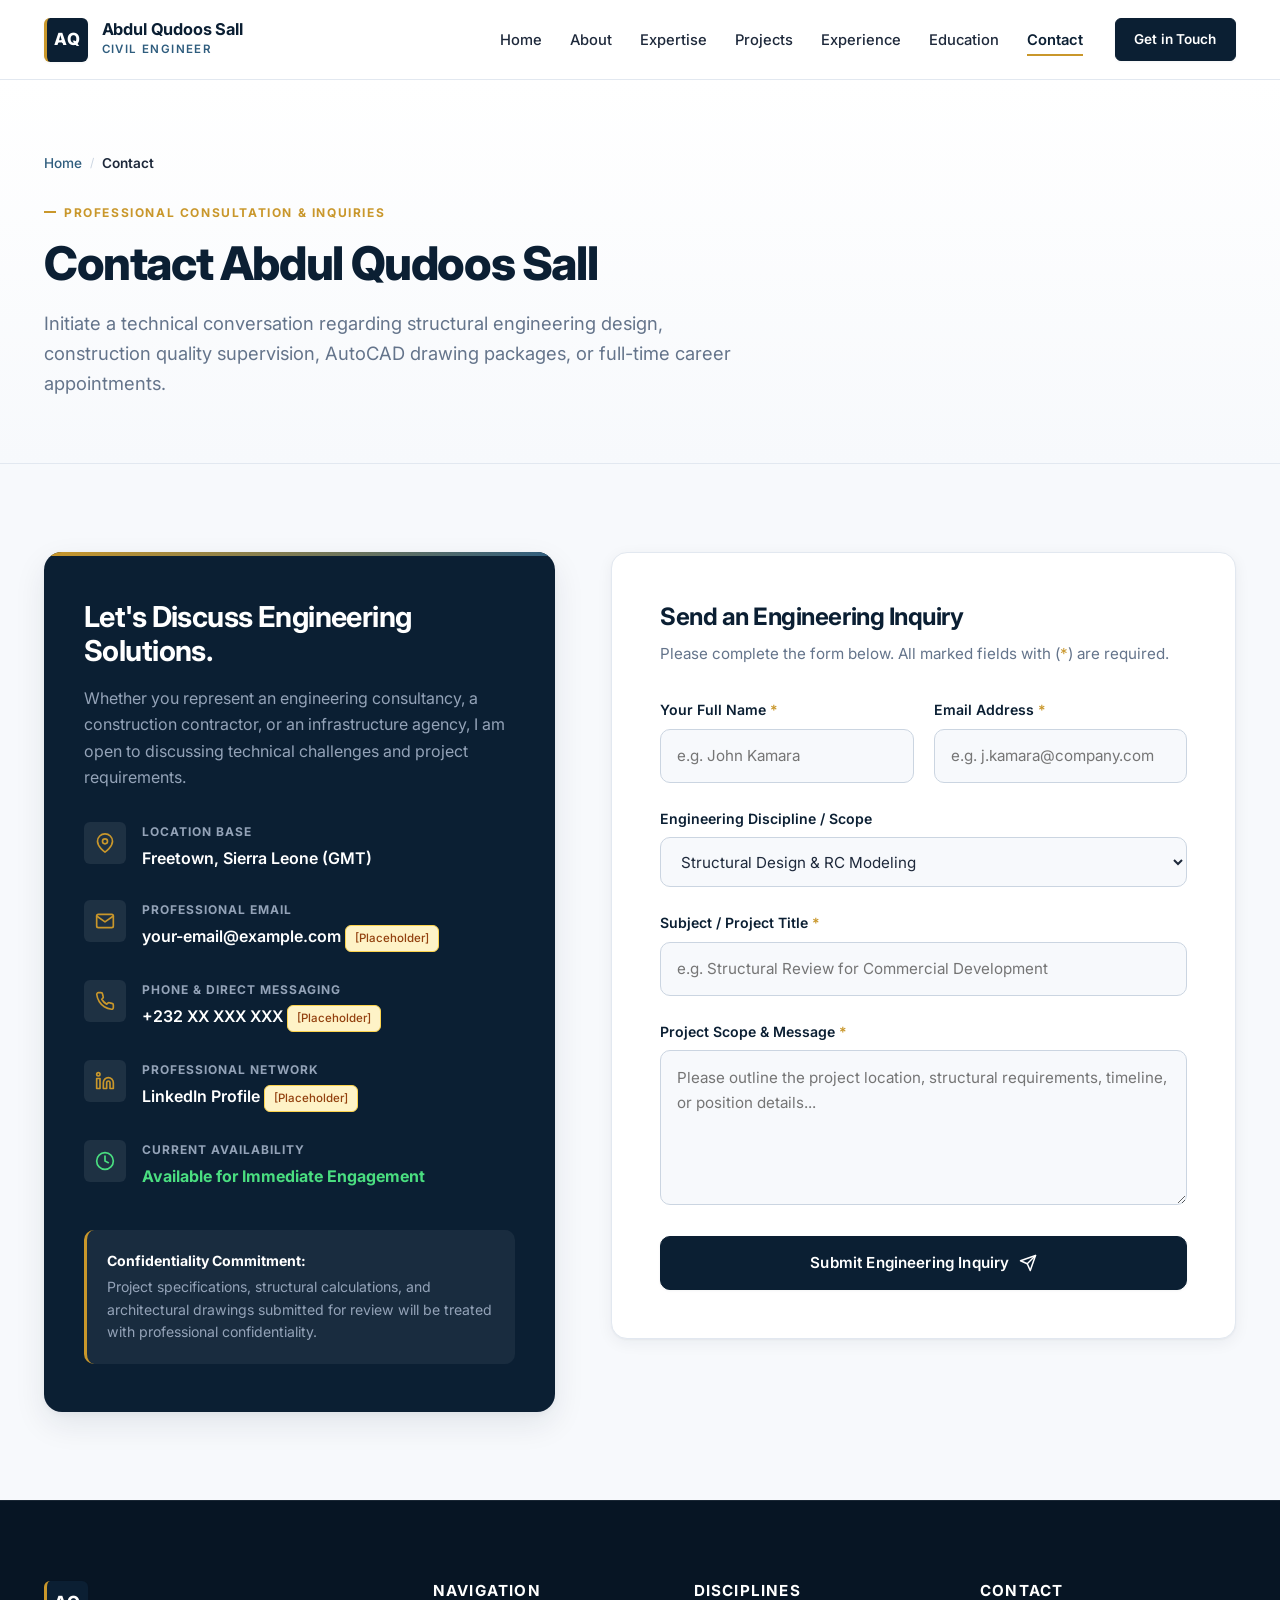
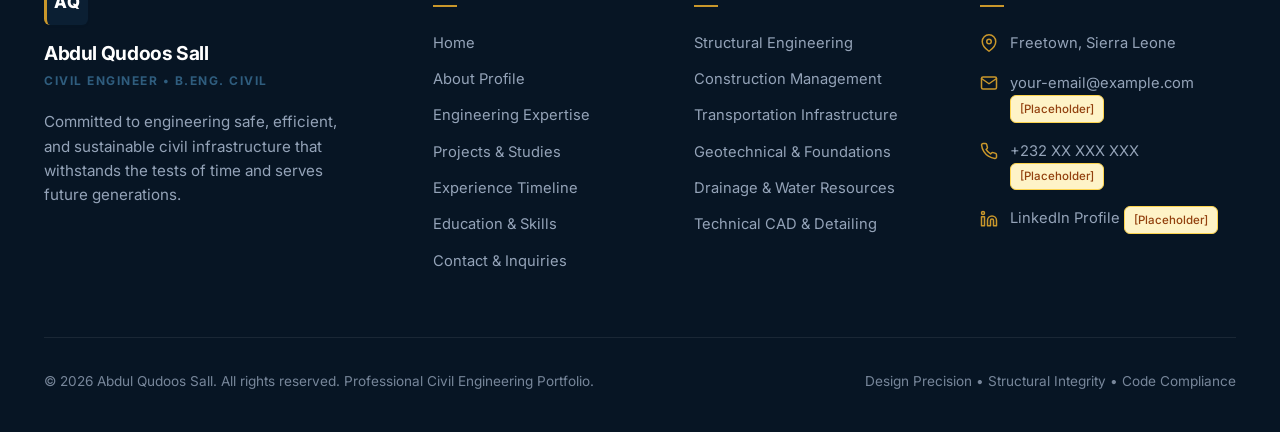
<file: Abdul-Qudoos-Sall/contact.html>
<!DOCTYPE html>
<html lang="en">
<head>
  <meta charset="UTF-8">
  <meta name="viewport" content="width=device-width, initial-scale=1.0">
  <meta http-equiv="X-UA-Compatible" content="ie=edge">
  
  <title>Contact Abdul Qudoos Sall — Civil Engineer | Inquiries & Consultation</title>
  <meta name="description" content="Get in touch with Abdul Qudoos Sall, Civil Engineer in Freetown, Sierra Leone. Inquire about structural design, site supervision, CAD drafting, or engineering employment opportunities.">
  <meta name="keywords" content="Contact Civil Engineer, Abdul Qudoos Sall, Freetown Engineering Inquiries, Structural Consultation, Hire Civil Engineer Sierra Leone">
  <meta name="author" content="Abdul Qudoos Sall">
  
  <!-- Open Graph -->
  <meta property="og:title" content="Contact Abdul Qudoos Sall — Civil Engineer">
  <meta property="og:description" content="Send a direct engineering inquiry or request technical consultation with Abdul Qudoos Sall.">
  <meta property="og:type" content="website">

  <!-- Google Fonts -->
  <link rel="preconnect" href="https://fonts.googleapis.com">
  <link rel="preconnect" href="https://fonts.gstatic.com" crossorigin>
  <link href="https://fonts.googleapis.com/css2?family=Inter:wght@300;400;500;600;700;800&family=JetBrains+Mono:wght@400;500;600&display=swap" rel="stylesheet">

  <!-- Master Stylesheet -->
  <link rel="stylesheet" href="css/style.css">
</head>
<body>
  <!-- Skip Link -->
  <a href="#main-content" class="skip-link">Skip to main content</a>

  <!-- Global Header -->
  <header class="site-header" id="header">
    <div class="container header-inner">
      <a href="index.html" class="brand-link" aria-label="Abdul Qudoos Sall — Homepage">
        <div class="brand-monogram">AQ</div>
        <div class="brand-text">
          <span class="brand-name">Abdul Qudoos Sall</span>
          <span class="brand-title">Civil Engineer</span>
        </div>
      </a>

      <nav class="main-nav" id="main-nav" aria-label="Main Navigation">
        <ul class="nav-list">
          <li><a href="index.html" class="nav-link">Home</a></li>
          <li><a href="about.html" class="nav-link">About</a></li>
          <li><a href="expertise.html" class="nav-link">Expertise</a></li>
          <li><a href="projects.html" class="nav-link">Projects</a></li>
          <li><a href="experience.html" class="nav-link">Experience</a></li>
          <li><a href="education.html" class="nav-link">Education</a></li>
          <li><a href="contact.html" class="nav-link active" aria-current="page">Contact</a></li>
        </ul>

        <div class="nav-actions">
          <a href="contact.html" class="btn btn-primary btn-sm">Get in Touch</a>
        </div>
      </nav>

      <button class="mobile-toggle" id="mobile-toggle" aria-label="Open navigation menu" aria-expanded="false" aria-controls="main-nav">
        <svg viewBox="0 0 24 24" fill="none" stroke="currentColor" stroke-width="2" stroke-linecap="round" stroke-linejoin="round" aria-hidden="true">
          <line x1="3" y1="12" x2="21" y2="12"></line>
          <line x1="3" y1="6" x2="21" y2="6"></line>
          <line x1="3" y1="18" x2="21" y2="18"></line>
        </svg>
      </button>
    </div>
  </header>

  <!-- Main Content -->
  <main id="main-content">
    <!-- Subpage Hero Banner -->
    <section class="page-hero engineering-grid-bg" aria-labelledby="contact-hero-title">
      <div class="container">
        <nav class="breadcrumb-nav" aria-label="Breadcrumb">
          <a href="index.html">Home</a>
          <span class="breadcrumb-separator">/</span>
          <span class="breadcrumb-current">Contact</span>
        </nav>
        <span class="label-technical gold-text">PROFESSIONAL CONSULTATION & INQUIRIES</span>
        <h1 class="page-hero-title" id="contact-hero-title">Contact Abdul Qudoos Sall</h1>
        <p class="page-hero-subtitle">
          Initiate a technical conversation regarding structural engineering design, construction quality supervision, AutoCAD drawing packages, or full-time career appointments.
        </p>
      </div>
    </section>

    <!-- Interactive Contact Grid Section -->
    <section class="section-padding" aria-label="Contact Channels & Form">
      <div class="container">
        <div class="contact-grid">
          <!-- Left Column: Direct Contact Information -->
          <div class="contact-info-card reveal-fade">
            <h2>Let's Discuss Engineering Solutions.</h2>
            <p>
              Whether you represent an engineering consultancy, a construction contractor, or an infrastructure agency, I am open to discussing technical challenges and project requirements.
            </p>

            <div class="contact-detail-list">
              <!-- Location -->
              <div class="contact-detail-item">
                <div class="contact-detail-icon">
                  <svg viewBox="0 0 24 24" width="20" height="20" fill="none" stroke="currentColor" stroke-width="2" stroke-linecap="round" stroke-linejoin="round" aria-hidden="true">
                    <path d="M21 10c0 7-9 13-9 13s-9-6-9-13a9 9 0 0 1 18 0z"></path>
                    <circle cx="12" cy="10" r="3"></circle>
                  </svg>
                </div>
                <div class="contact-detail-content">
                  <span class="contact-detail-label">Location Base</span>
                  <span class="contact-detail-value">Freetown, Sierra Leone (GMT)</span>
                </div>
              </div>

              <!-- Email Placeholder -->
              <div class="contact-detail-item">
                <div class="contact-detail-icon">
                  <svg viewBox="0 0 24 24" width="20" height="20" fill="none" stroke="currentColor" stroke-width="2" stroke-linecap="round" stroke-linejoin="round" aria-hidden="true">
                    <path d="M4 4h16c1.1 0 2 .9 2 2v12c0 1.1-.9 2-2 2H4c-1.1 0-2-.9-2-2V6c0-1.1.9-2 2-2z"></path>
                    <polyline points="22,6 12,13 2,6"></polyline>
                  </svg>
                </div>
                <div class="contact-detail-content">
                  <span class="contact-detail-label">Professional Email</span>
                  <span class="contact-detail-value">
                    <a href="mailto:your-email@example.com">your-email@example.com</a>
                    <span class="placeholder-tag">[Placeholder]</span>
                  </span>
                </div>
              </div>

              <!-- Phone Placeholder -->
              <div class="contact-detail-item">
                <div class="contact-detail-icon">
                  <svg viewBox="0 0 24 24" width="20" height="20" fill="none" stroke="currentColor" stroke-width="2" stroke-linecap="round" stroke-linejoin="round" aria-hidden="true">
                    <path d="M22 16.92v3a2 2 0 0 1-2.18 2 19.79 19.79 0 0 1-8.63-3.07 19.5 19.5 0 0 1-6-6 19.79 19.79 0 0 1-3.07-8.67A2 2 0 0 1 4.11 2h3a2 2 0 0 1 2 1.72 12.84 12.84 0 0 0 .7 2.81 2 2 0 0 1-.45 2.11L8.09 9.91a16 16 0 0 0 6 6l1.27-1.27a2 2 0 0 1 2.11-.45 12.84 12.84 0 0 0 2.81.7A2 2 0 0 1 22 16.92z"></path>
                  </svg>
                </div>
                <div class="contact-detail-content">
                  <span class="contact-detail-label">Phone & Direct Messaging</span>
                  <span class="contact-detail-value">
                    +232 XX XXX XXX
                    <span class="placeholder-tag">[Placeholder]</span>
                  </span>
                </div>
              </div>

              <!-- LinkedIn Placeholder -->
              <div class="contact-detail-item">
                <div class="contact-detail-icon">
                  <svg viewBox="0 0 24 24" width="20" height="20" fill="none" stroke="currentColor" stroke-width="2" stroke-linecap="round" stroke-linejoin="round" aria-hidden="true">
                    <path d="M16 8a6 6 0 0 1 6 6v7h-4v-7a2 2 0 0 0-2-2 2 2 0 0 0-2 2v7h-4v-7a6 6 0 0 1 6-6z"></path>
                    <rect x="2" y="9" width="4" height="12"></rect>
                    <circle cx="4" cy="4" r="2"></circle>
                  </svg>
                </div>
                <div class="contact-detail-content">
                  <span class="contact-detail-label">Professional Network</span>
                  <span class="contact-detail-value">
                    <a href="https://linkedin.com/in/your-profile" target="_blank" rel="noopener noreferrer">LinkedIn Profile</a>
                    <span class="placeholder-tag">[Placeholder]</span>
                  </span>
                </div>
              </div>

              <!-- Availability Status -->
              <div class="contact-detail-item">
                <div class="contact-detail-icon" style="color: #4ADE80;">
                  <svg viewBox="0 0 24 24" width="20" height="20" fill="none" stroke="currentColor" stroke-width="2" stroke-linecap="round" stroke-linejoin="round" aria-hidden="true">
                    <circle cx="12" cy="12" r="10"></circle>
                    <polyline points="12 6 12 12 16 14"></polyline>
                  </svg>
                </div>
                <div class="contact-detail-content">
                  <span class="contact-detail-label">Current Availability</span>
                  <span class="contact-detail-value" style="color: #4ADE80; font-weight: 700;">
                    Available for Immediate Engagement
                  </span>
                </div>
              </div>
            </div>

            <!-- Professional Notice -->
            <div style="background-color: rgba(255, 255, 255, 0.06); padding: 1.25rem; border-radius: var(--radius-md); border-left: 3px solid var(--color-accent-gold); font-size: 0.88rem; color: var(--color-text-light); line-height: 1.6;">
              <strong style="color: var(--color-text-white); display: block; margin-bottom: 0.25rem;">Confidentiality Commitment:</strong>
              Project specifications, structural calculations, and architectural drawings submitted for review will be treated with professional confidentiality.
            </div>
          </div>

          <!-- Right Column: Interactive Contact Form -->
          <div class="contact-form-card reveal-fade">
            <div class="contact-form-header">
              <h3>Send an Engineering Inquiry</h3>
              <p>Please complete the form below. All marked fields with (<span style="color: var(--color-accent-gold);">*</span>) are required.</p>
            </div>

            <!-- Live Status Alert Banner (Accessible) -->
            <div id="form-status-alert" class="form-status-alert" role="alert" aria-live="polite"></div>

            <form id="contact-form" novalidate>
              <div class="form-group two-cols">
                <!-- Name -->
                <div>
                  <label for="contact-name" class="form-label">
                    Your Full Name <span class="required-star" aria-hidden="true">*</span>
                  </label>
                  <input 
                    type="text" 
                    id="contact-name" 
                    name="name" 
                    class="form-input" 
                    placeholder="e.g. John Kamara" 
                    required 
                    aria-required="true"
                    autocomplete="name"
                  >
                  <div class="form-error-msg" id="name-error">Please enter your full name (at least 2 characters).</div>
                </div>

                <!-- Email -->
                <div>
                  <label for="contact-email" class="form-label">
                    Email Address <span class="required-star" aria-hidden="true">*</span>
                  </label>
                  <input 
                    type="email" 
                    id="contact-email" 
                    name="email" 
                    class="form-input" 
                    placeholder="e.g. j.kamara@company.com" 
                    required 
                    aria-required="true"
                    autocomplete="email"
                  >
                  <div class="form-error-msg" id="email-error">Please provide a valid email address.</div>
                </div>
              </div>

              <!-- Inquiry Category -->
              <div class="form-group">
                <label for="contact-category" class="form-label">
                  Engineering Discipline / Scope
                </label>
                <select id="contact-category" name="category" class="form-input">
                  <option value="structural">Structural Design & RC Modeling</option>
                  <option value="construction">Construction Site Supervision & Quality Control</option>
                  <option value="transportation">Highway & Transportation Alignment</option>
                  <option value="drainage">Water Resources & Stormwater Drainage</option>
                  <option value="geotechnical">Geotechnical Assessment & Slope Stability</option>
                  <option value="cad">Technical CAD Drafting & Detailing</option>
                  <option value="recruitment">Recruitment / Employment Opportunity</option>
                  <option value="other">General Engineering Consultation</option>
                </select>
              </div>

              <!-- Subject -->
              <div class="form-group">
                <label for="contact-subject" class="form-label">
                  Subject / Project Title <span class="required-star" aria-hidden="true">*</span>
                </label>
                <input 
                  type="text" 
                  id="contact-subject" 
                  name="subject" 
                  class="form-input" 
                  placeholder="e.g. Structural Review for Commercial Development" 
                  required 
                  aria-required="true"
                >
                <div class="form-error-msg" id="subject-error">Please enter an inquiry subject (minimum 3 characters).</div>
              </div>

              <!-- Message -->
              <div class="form-group">
                <label for="contact-message" class="form-label">
                  Project Scope & Message <span class="required-star" aria-hidden="true">*</span>
                </label>
                <textarea 
                  id="contact-message" 
                  name="message" 
                  class="form-textarea" 
                  placeholder="Please outline the project location, structural requirements, timeline, or position details..." 
                  required 
                  aria-required="true"
                  rows="5"
                ></textarea>
                <div class="form-error-msg" id="message-error">Please provide project details (minimum 10 characters).</div>
              </div>

              <!-- Submit Button -->
              <button type="submit" class="btn btn-primary" style="width: 100%;">
                Submit Engineering Inquiry
                <svg viewBox="0 0 24 24" fill="none" stroke="currentColor" stroke-width="2" stroke-linecap="round" stroke-linejoin="round" aria-hidden="true">
                  <line x1="22" y1="2" x2="11" y2="13"></line>
                  <polygon points="22 2 15 22 11 13 2 9 22 2"></polygon>
                </svg>
              </button>
            </form>
          </div>
        </div>
      </div>
    </section>
  </main>

  <!-- Global Footer -->
  <footer class="site-footer">
    <div class="container">
      <div class="footer-top">
        <div class="footer-brand">
          <div class="brand-monogram">AQ</div>
          <h3>Abdul Qudoos Sall</h3>
          <div class="footer-role">Civil Engineer • B.Eng. Civil</div>
          <p class="footer-statement">
            Committed to engineering safe, efficient, and sustainable civil infrastructure that withstands the tests of time and serves future generations.
          </p>
        </div>

        <div class="footer-col">
          <h4 class="footer-col-title">Navigation</h4>
          <div class="footer-links">
            <a href="index.html" class="footer-link">Home</a>
            <a href="about.html" class="footer-link">About Profile</a>
            <a href="expertise.html" class="footer-link">Engineering Expertise</a>
            <a href="projects.html" class="footer-link">Projects & Studies</a>
            <a href="experience.html" class="footer-link">Experience Timeline</a>
            <a href="education.html" class="footer-link">Education & Skills</a>
            <a href="contact.html" class="footer-link">Contact & Inquiries</a>
          </div>
        </div>

        <div class="footer-col">
          <h4 class="footer-col-title">Disciplines</h4>
          <div class="footer-links">
            <a href="expertise.html#structural" class="footer-link">Structural Engineering</a>
            <a href="expertise.html#construction" class="footer-link">Construction Management</a>
            <a href="expertise.html#transportation" class="footer-link">Transportation Infrastructure</a>
            <a href="expertise.html#geotechnical" class="footer-link">Geotechnical & Foundations</a>
            <a href="expertise.html#water" class="footer-link">Drainage & Water Resources</a>
            <a href="expertise.html#cad" class="footer-link">Technical CAD & Detailing</a>
          </div>
        </div>

        <div class="footer-col">
          <h4 class="footer-col-title">Contact</h4>
          <div class="footer-contact-item">
            <svg viewBox="0 0 24 24" fill="none" stroke="currentColor" stroke-width="2" stroke-linecap="round" stroke-linejoin="round" aria-hidden="true">
              <path d="M21 10c0 7-9 13-9 13s-9-6-9-13a9 9 0 0 1 18 0z"></path>
              <circle cx="12" cy="10" r="3"></circle>
            </svg>
            <span>Freetown, Sierra Leone</span>
          </div>

          <div class="footer-contact-item">
            <svg viewBox="0 0 24 24" fill="none" stroke="currentColor" stroke-width="2" stroke-linecap="round" stroke-linejoin="round" aria-hidden="true">
              <path d="M4 4h16c1.1 0 2 .9 2 2v12c0 1.1-.9 2-2 2H4c-1.1 0-2-.9-2-2V6c0-1.1.9-2 2-2z"></path>
              <polyline points="22,6 12,13 2,6"></polyline>
            </svg>
            <span><a href="mailto:your-email@example.com">your-email@example.com</a> <span class="placeholder-tag">[Placeholder]</span></span>
          </div>

          <div class="footer-contact-item">
            <svg viewBox="0 0 24 24" fill="none" stroke="currentColor" stroke-width="2" stroke-linecap="round" stroke-linejoin="round" aria-hidden="true">
              <path d="M22 16.92v3a2 2 0 0 1-2.18 2 19.79 19.79 0 0 1-8.63-3.07 19.5 19.5 0 0 1-6-6 19.79 19.79 0 0 1-3.07-8.67A2 2 0 0 1 4.11 2h3a2 2 0 0 1 2 1.72 12.84 12.84 0 0 0 .7 2.81 2 2 0 0 1-.45 2.11L8.09 9.91a16 16 0 0 0 6 6l1.27-1.27a2 2 0 0 1 2.11-.45 12.84 12.84 0 0 0 2.81.7A2 2 0 0 1 22 16.92z"></path>
            </svg>
            <span>+232 XX XXX XXX <span class="placeholder-tag">[Placeholder]</span></span>
          </div>

          <div class="footer-contact-item">
            <svg viewBox="0 0 24 24" fill="none" stroke="currentColor" stroke-width="2" stroke-linecap="round" stroke-linejoin="round" aria-hidden="true">
              <path d="M16 8a6 6 0 0 1 6 6v7h-4v-7a2 2 0 0 0-2-2 2 2 0 0 0-2 2v7h-4v-7a6 6 0 0 1 6-6z"></path>
              <rect x="2" y="9" width="4" height="12"></rect>
              <circle cx="4" cy="4" r="2"></circle>
            </svg>
            <span><a href="https://linkedin.com/in/your-profile" target="_blank" rel="noopener noreferrer">LinkedIn Profile</a> <span class="placeholder-tag">[Placeholder]</span></span>
          </div>
        </div>
      </div>

      <div class="footer-bottom">
        <div>
          &copy; 2026 Abdul Qudoos Sall. All rights reserved. Professional Civil Engineering Portfolio.
        </div>
        <div>
          Design Precision • Structural Integrity • Code Compliance
        </div>
      </div>
    </div>
  </footer>

  <!-- Vanilla JavaScript -->
  <script src="js/script.js" defer></script>
</body>
</html>
</file>
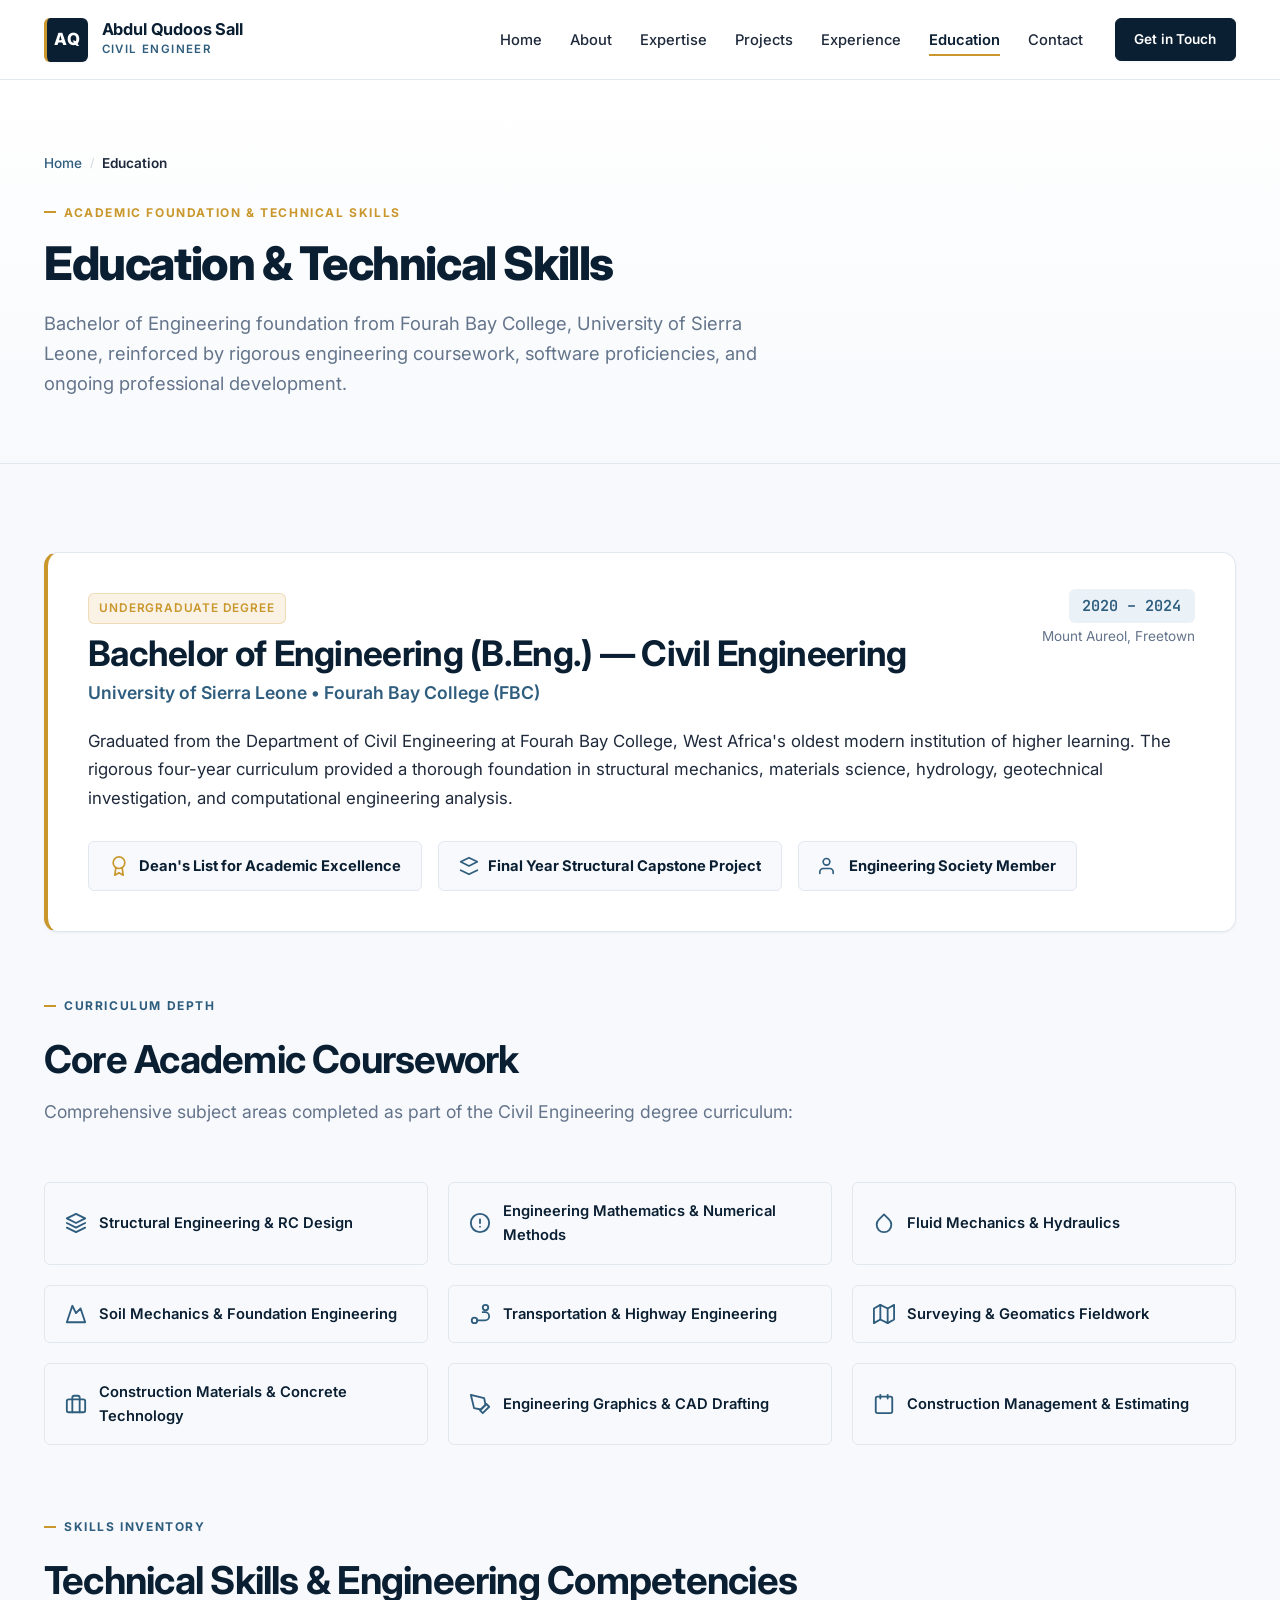
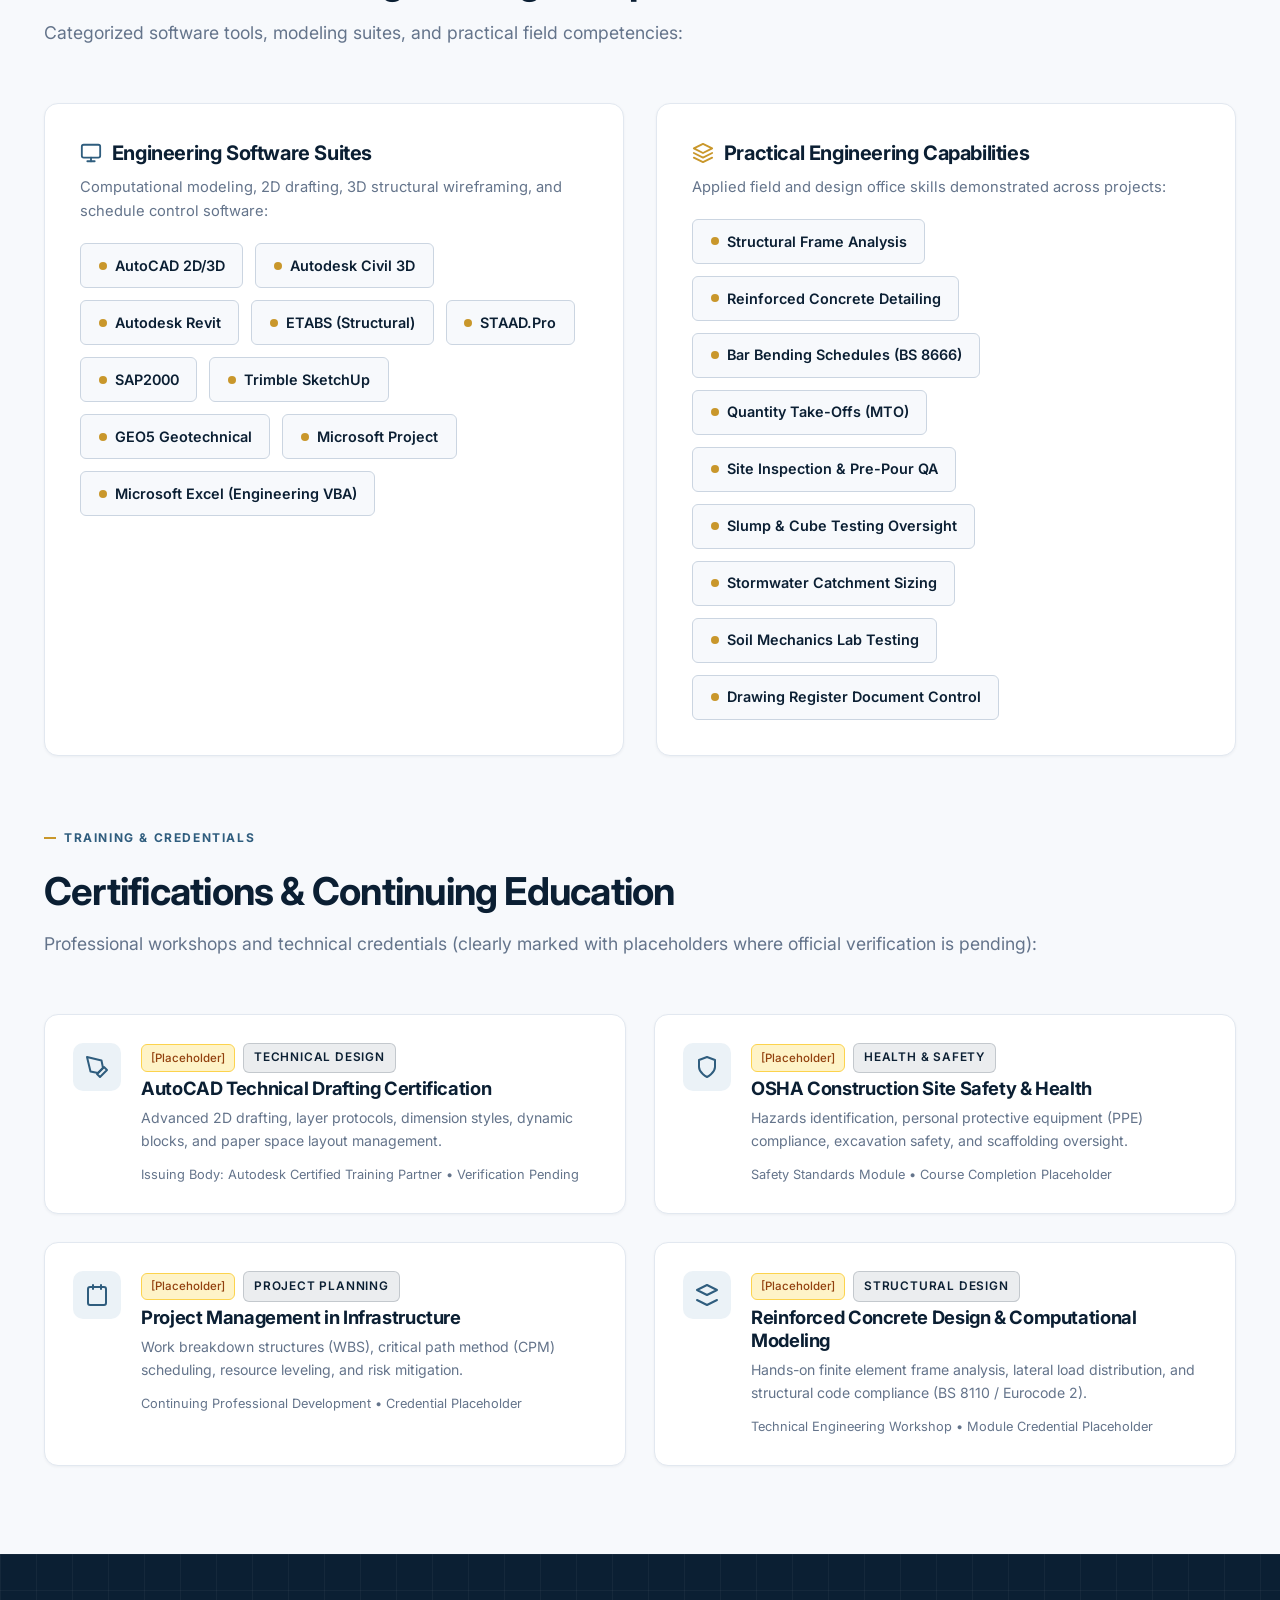
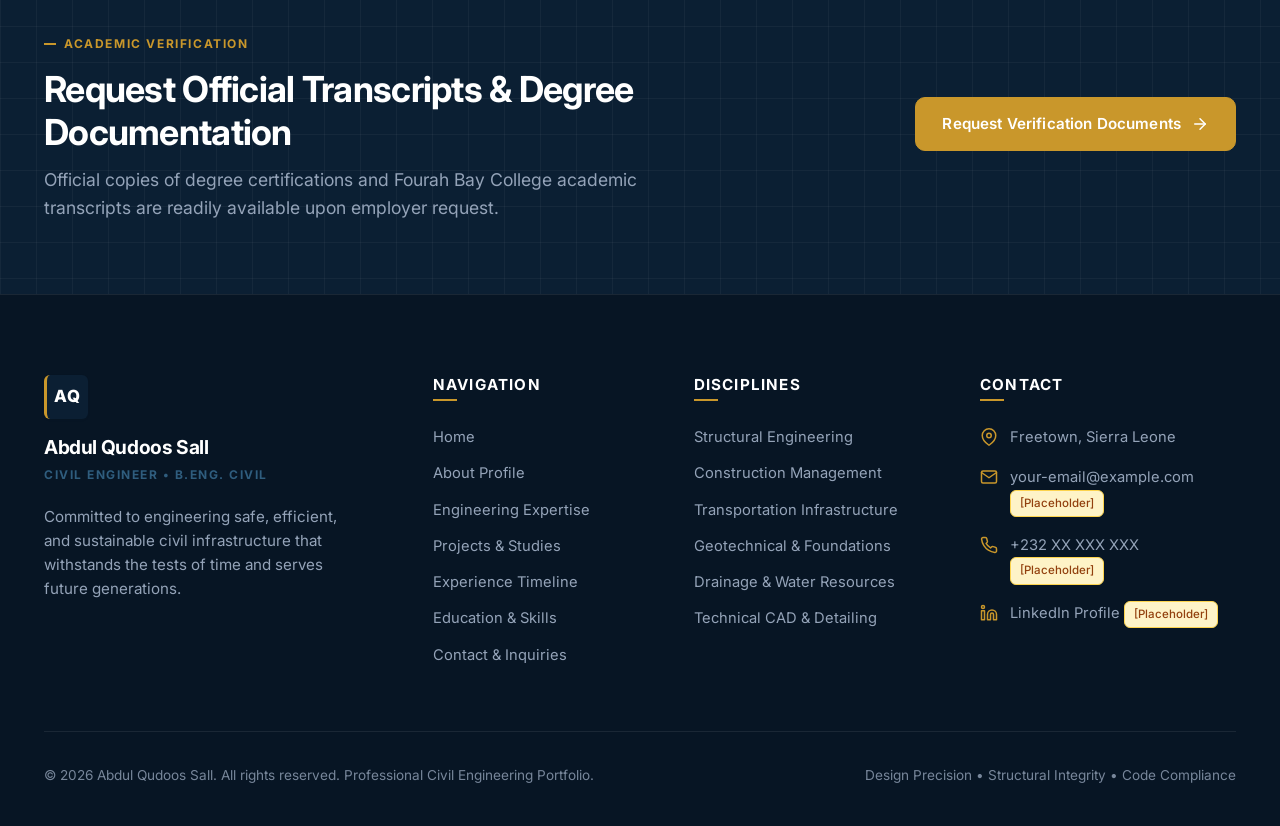
<file: Abdul-Qudoos-Sall/education.html>
<!DOCTYPE html>
<html lang="en">
<head>
  <meta charset="UTF-8">
  <meta name="viewport" content="width=device-width, initial-scale=1.0">
  <meta http-equiv="X-UA-Compatible" content="ie=edge">
  
  <title>Education & Technical Skills — Abdul Qudoos Sall | Fourah Bay College Civil Engineering</title>
  <meta name="description" content="Academic foundation and technical engineering credentials of Abdul Qudoos Sall: B.Eng. in Civil Engineering from Fourah Bay College (USL), coursework, engineering software, and certifications.">
  <meta name="keywords" content="Civil Engineering Education, Fourah Bay College, University of Sierra Leone, Structural Coursework, AutoCAD, ETABS, Civil Engineer Skills">
  <meta name="author" content="Abdul Qudoos Sall">
  
  <!-- Open Graph -->
  <meta property="og:title" content="Education & Technical Skills — Abdul Qudoos Sall">
  <meta property="og:description" content="Academic background, civil engineering coursework, software proficiencies, and credentials of Abdul Qudoos Sall.">
  <meta property="og:type" content="website">

  <!-- Google Fonts -->
  <link rel="preconnect" href="https://fonts.googleapis.com">
  <link rel="preconnect" href="https://fonts.gstatic.com" crossorigin>
  <link href="https://fonts.googleapis.com/css2?family=Inter:wght@300;400;500;600;700;800&family=JetBrains+Mono:wght@400;500;600&display=swap" rel="stylesheet">

  <!-- Master Stylesheet -->
  <link rel="stylesheet" href="css/style.css">
</head>
<body>
  <!-- Skip Link -->
  <a href="#main-content" class="skip-link">Skip to main content</a>

  <!-- Global Header -->
  <header class="site-header" id="header">
    <div class="container header-inner">
      <a href="index.html" class="brand-link" aria-label="Abdul Qudoos Sall — Homepage">
        <div class="brand-monogram">AQ</div>
        <div class="brand-text">
          <span class="brand-name">Abdul Qudoos Sall</span>
          <span class="brand-title">Civil Engineer</span>
        </div>
      </a>

      <nav class="main-nav" id="main-nav" aria-label="Main Navigation">
        <ul class="nav-list">
          <li><a href="index.html" class="nav-link">Home</a></li>
          <li><a href="about.html" class="nav-link">About</a></li>
          <li><a href="expertise.html" class="nav-link">Expertise</a></li>
          <li><a href="projects.html" class="nav-link">Projects</a></li>
          <li><a href="experience.html" class="nav-link">Experience</a></li>
          <li><a href="education.html" class="nav-link active" aria-current="page">Education</a></li>
          <li><a href="contact.html" class="nav-link">Contact</a></li>
        </ul>

        <div class="nav-actions">
          <a href="contact.html" class="btn btn-primary btn-sm">Get in Touch</a>
        </div>
      </nav>

      <button class="mobile-toggle" id="mobile-toggle" aria-label="Open navigation menu" aria-expanded="false" aria-controls="main-nav">
        <svg viewBox="0 0 24 24" fill="none" stroke="currentColor" stroke-width="2" stroke-linecap="round" stroke-linejoin="round" aria-hidden="true">
          <line x1="3" y1="12" x2="21" y2="12"></line>
          <line x1="3" y1="6" x2="21" y2="6"></line>
          <line x1="3" y1="18" x2="21" y2="18"></line>
        </svg>
      </button>
    </div>
  </header>

  <!-- Main Content -->
  <main id="main-content">
    <!-- Subpage Hero Banner -->
    <section class="page-hero engineering-grid-bg" aria-labelledby="edu-hero-title">
      <div class="container">
        <nav class="breadcrumb-nav" aria-label="Breadcrumb">
          <a href="index.html">Home</a>
          <span class="breadcrumb-separator">/</span>
          <span class="breadcrumb-current">Education</span>
        </nav>
        <span class="label-technical gold-text">ACADEMIC FOUNDATION & TECHNICAL SKILLS</span>
        <h1 class="page-hero-title" id="edu-hero-title">Education & Technical Skills</h1>
        <p class="page-hero-subtitle">
          Bachelor of Engineering foundation from Fourah Bay College, University of Sierra Leone, reinforced by rigorous engineering coursework, software proficiencies, and ongoing professional development.
        </p>
      </div>
    </section>

    <!-- Degree Hero Card -->
    <section class="section-padding" aria-labelledby="degree-heading">
      <div class="container">
        <div class="education-hero-card reveal-fade">
          <div style="display: flex; justify-content: space-between; align-items: flex-start; flex-wrap: wrap; gap: 1rem; margin-bottom: 1.25rem;">
            <div>
              <span class="badge badge-gold" style="margin-bottom: 0.5rem;">Undergraduate Degree</span>
              <h2 id="degree-heading" style="font-size: clamp(1.6rem, 2.8vw, 2.2rem); margin-bottom: 0.25rem;">
                Bachelor of Engineering (B.Eng.) — Civil Engineering
              </h2>
              <div style="font-size: 1.1rem; color: var(--color-secondary-steel); font-weight: 600;">
                University of Sierra Leone • Fourah Bay College (FBC)
              </div>
            </div>
            <div style="text-align: right;">
              <span class="timeline-period" style="font-size: 0.95rem; padding: 0.4rem 0.85rem;">2020 – 2024</span>
              <div style="font-size: 0.85rem; color: var(--color-text-muted); margin-top: 0.35rem;">Mount Aureol, Freetown</div>
            </div>
          </div>

          <p style="font-size: 1.05rem; color: var(--color-text-dark); line-height: 1.7; margin-bottom: 1.75rem;">
            Graduated from the Department of Civil Engineering at Fourah Bay College, West Africa's oldest modern institution of higher learning. The rigorous four-year curriculum provided a thorough foundation in structural mechanics, materials science, hydrology, geotechnical investigation, and computational engineering analysis.
          </p>

          <div style="display: flex; gap: 1rem; flex-wrap: wrap;">
            <div style="background-color: var(--color-bg-offwhite); border: 1px solid var(--border-light); padding: 0.75rem 1.25rem; border-radius: var(--radius-sm); display: flex; align-items: center; gap: 0.6rem;">
              <svg viewBox="0 0 24 24" width="20" height="20" fill="none" stroke="currentColor" stroke-width="2" stroke-linecap="round" stroke-linejoin="round" aria-hidden="true" style="color: var(--color-accent-gold);">
                <circle cx="12" cy="8" r="7"></circle>
                <polyline points="8.21 13.89 7 23 12 20 17 23 15.79 13.88"></polyline>
              </svg>
              <strong style="font-size: 0.92rem; color: var(--color-primary-navy);">Dean's List for Academic Excellence</strong>
            </div>

            <div style="background-color: var(--color-bg-offwhite); border: 1px solid var(--border-light); padding: 0.75rem 1.25rem; border-radius: var(--radius-sm); display: flex; align-items: center; gap: 0.6rem;">
              <svg viewBox="0 0 24 24" width="20" height="20" fill="none" stroke="currentColor" stroke-width="2" stroke-linecap="round" stroke-linejoin="round" aria-hidden="true" style="color: var(--color-secondary-steel);">
                <polygon points="12 2 2 7 12 12 22 7 12 2"></polygon>
                <polyline points="2 17 12 22 22 17"></polyline>
              </svg>
              <strong style="font-size: 0.92rem; color: var(--color-primary-navy);">Final Year Structural Capstone Project</strong>
            </div>

            <div style="background-color: var(--color-bg-offwhite); border: 1px solid var(--border-light); padding: 0.75rem 1.25rem; border-radius: var(--radius-sm); display: flex; align-items: center; gap: 0.6rem;">
              <svg viewBox="0 0 24 24" width="20" height="20" fill="none" stroke="currentColor" stroke-width="2" stroke-linecap="round" stroke-linejoin="round" aria-hidden="true" style="color: var(--color-secondary-steel);">
                <path d="M17 21v-2a4 4 0 0 0-4-4H5a4 4 0 0 0-4 4v2"></path>
                <circle cx="9" cy="7" r="4"></circle>
              </svg>
              <strong style="font-size: 0.92rem; color: var(--color-primary-navy);">Engineering Society Member</strong>
            </div>
          </div>
        </div>

        <!-- Academic Coursework Section -->
        <div class="reveal-fade" style="margin-bottom: 4rem;">
          <div class="section-header">
            <span class="label-technical">Curriculum Depth</span>
            <h2>Core Academic Coursework</h2>
            <p>Comprehensive subject areas completed as part of the Civil Engineering degree curriculum:</p>
          </div>

          <div class="coursework-grid">
            <div class="course-item">
              <svg class="course-item-icon" width="22" height="22" viewBox="0 0 24 24" fill="none" stroke="currentColor" stroke-width="2" stroke-linecap="round" stroke-linejoin="round" aria-hidden="true">
                <polygon points="12 2 2 7 12 12 22 7 12 2"></polygon>
                <polyline points="2 17 12 22 22 17"></polyline>
                <polyline points="2 12 12 17 22 12"></polyline>
              </svg>
              <span>Structural Engineering & RC Design</span>
            </div>

            <div class="course-item">
              <svg class="course-item-icon" width="22" height="22" viewBox="0 0 24 24" fill="none" stroke="currentColor" stroke-width="2" stroke-linecap="round" stroke-linejoin="round" aria-hidden="true">
                <circle cx="12" cy="12" r="10"></circle>
                <line x1="12" y1="8" x2="12" y2="12"></line>
                <line x1="12" y1="16" x2="12.01" y2="16"></line>
              </svg>
              <span>Engineering Mathematics & Numerical Methods</span>
            </div>

            <div class="course-item">
              <svg class="course-item-icon" width="22" height="22" viewBox="0 0 24 24" fill="none" stroke="currentColor" stroke-width="2" stroke-linecap="round" stroke-linejoin="round" aria-hidden="true">
                <path d="M12 2.69l5.66 5.66a8 8 0 1 1-11.31 0z"></path>
              </svg>
              <span>Fluid Mechanics & Hydraulics</span>
            </div>

            <div class="course-item">
              <svg class="course-item-icon" width="22" height="22" viewBox="0 0 24 24" fill="none" stroke="currentColor" stroke-width="2" stroke-linecap="round" stroke-linejoin="round" aria-hidden="true">
                <path d="m8 3 4 8 5-5 5 15H2L8 3z"></path>
              </svg>
              <span>Soil Mechanics & Foundation Engineering</span>
            </div>

            <div class="course-item">
              <svg class="course-item-icon" width="22" height="22" viewBox="0 0 24 24" fill="none" stroke="currentColor" stroke-width="2" stroke-linecap="round" stroke-linejoin="round" aria-hidden="true">
                <circle cx="6" cy="19" r="3"></circle>
                <path d="M9 19h8.5a4.5 4.5 0 0 0 0-9H15"></path>
                <circle cx="18" cy="5" r="3"></circle>
              </svg>
              <span>Transportation & Highway Engineering</span>
            </div>

            <div class="course-item">
              <svg class="course-item-icon" width="22" height="22" viewBox="0 0 24 24" fill="none" stroke="currentColor" stroke-width="2" stroke-linecap="round" stroke-linejoin="round" aria-hidden="true">
                <polygon points="1 6 1 22 8 18 16 22 23 18 23 2 16 6 8 2 1 6"></polygon>
                <line x1="8" y1="2" x2="8" y2="18"></line>
                <line x1="16" y1="6" x2="16" y2="22"></line>
              </svg>
              <span>Surveying & Geomatics Fieldwork</span>
            </div>

            <div class="course-item">
              <svg class="course-item-icon" width="22" height="22" viewBox="0 0 24 24" fill="none" stroke="currentColor" stroke-width="2" stroke-linecap="round" stroke-linejoin="round" aria-hidden="true">
                <rect x="2" y="7" width="20" height="14" rx="2" ry="2"></rect>
                <path d="M16 21V5a2 2 0 0 0-2-2h-4a2 2 0 0 0-2 2v16"></path>
              </svg>
              <span>Construction Materials & Concrete Technology</span>
            </div>

            <div class="course-item">
              <svg class="course-item-icon" width="22" height="22" viewBox="0 0 24 24" fill="none" stroke="currentColor" stroke-width="2" stroke-linecap="round" stroke-linejoin="round" aria-hidden="true">
                <path d="M12 19l7-7 3 3-7 7-3-3z"></path>
                <path d="M18 13l-1.5-7.5L2 2l3.5 14.5L13 18l5-5z"></path>
              </svg>
              <span>Engineering Graphics & CAD Drafting</span>
            </div>

            <div class="course-item">
              <svg class="course-item-icon" width="22" height="22" viewBox="0 0 24 24" fill="none" stroke="currentColor" stroke-width="2" stroke-linecap="round" stroke-linejoin="round" aria-hidden="true">
                <rect x="3" y="4" width="18" height="18" rx="2" ry="2"></rect>
                <line x1="16" y1="2" x2="16" y2="6"></line>
                <line x1="8" y1="2" x2="8" y2="6"></line>
              </svg>
              <span>Construction Management & Estimating</span>
            </div>
          </div>
        </div>

        <!-- Technical Skills Block (Categorized Clouds, No Arbitrary Percentage Bars) -->
        <div class="reveal-fade" style="margin-bottom: 4rem;">
          <div class="section-header">
            <span class="label-technical">Skills Inventory</span>
            <h2>Technical Skills & Engineering Competencies</h2>
            <p>Categorized software tools, modeling suites, and practical field competencies:</p>
          </div>

          <div class="skills-block-grid">
            <!-- Category 1: Software -->
            <div class="skills-category-card">
              <h3 style="font-size: 1.25rem; display: flex; align-items: center; gap: 0.6rem; margin-bottom: 0.5rem;">
                <svg viewBox="0 0 24 24" width="22" height="22" fill="none" stroke="currentColor" stroke-width="2" stroke-linecap="round" stroke-linejoin="round" aria-hidden="true" style="color: var(--color-secondary-steel);">
                  <rect x="2" y="3" width="20" height="14" rx="2" ry="2"></rect>
                  <line x1="8" y1="21" x2="16" y2="21"></line>
                  <line x1="12" y1="17" x2="12" y2="21"></line>
                </svg>
                Engineering Software Suites
              </h3>
              <p style="font-size: 0.92rem; color: var(--color-text-muted);">
                Computational modeling, 2D drafting, 3D structural wireframing, and schedule control software:
              </p>

              <div class="skills-tag-cloud">
                <span class="skill-tag"><span class="skill-tag-icon"></span>AutoCAD 2D/3D</span>
                <span class="skill-tag"><span class="skill-tag-icon"></span>Autodesk Civil 3D</span>
                <span class="skill-tag"><span class="skill-tag-icon"></span>Autodesk Revit</span>
                <span class="skill-tag"><span class="skill-tag-icon"></span>ETABS (Structural)</span>
                <span class="skill-tag"><span class="skill-tag-icon"></span>STAAD.Pro</span>
                <span class="skill-tag"><span class="skill-tag-icon"></span>SAP2000</span>
                <span class="skill-tag"><span class="skill-tag-icon"></span>Trimble SketchUp</span>
                <span class="skill-tag"><span class="skill-tag-icon"></span>GEO5 Geotechnical</span>
                <span class="skill-tag"><span class="skill-tag-icon"></span>Microsoft Project</span>
                <span class="skill-tag"><span class="skill-tag-icon"></span>Microsoft Excel (Engineering VBA)</span>
              </div>
            </div>

            <!-- Category 2: Core Competencies -->
            <div class="skills-category-card">
              <h3 style="font-size: 1.25rem; display: flex; align-items: center; gap: 0.6rem; margin-bottom: 0.5rem;">
                <svg viewBox="0 0 24 24" width="22" height="22" fill="none" stroke="currentColor" stroke-width="2" stroke-linecap="round" stroke-linejoin="round" aria-hidden="true" style="color: var(--color-accent-gold);">
                  <polygon points="12 2 2 7 12 12 22 7 12 2"></polygon>
                  <polyline points="2 17 12 22 22 17"></polyline>
                  <polyline points="2 12 12 17 22 12"></polyline>
                </svg>
                Practical Engineering Capabilities
              </h3>
              <p style="font-size: 0.92rem; color: var(--color-text-muted);">
                Applied field and design office skills demonstrated across projects:
              </p>

              <div class="skills-tag-cloud">
                <span class="skill-tag"><span class="skill-tag-icon"></span>Structural Frame Analysis</span>
                <span class="skill-tag"><span class="skill-tag-icon"></span>Reinforced Concrete Detailing</span>
                <span class="skill-tag"><span class="skill-tag-icon"></span>Bar Bending Schedules (BS 8666)</span>
                <span class="skill-tag"><span class="skill-tag-icon"></span>Quantity Take-Offs (MTO)</span>
                <span class="skill-tag"><span class="skill-tag-icon"></span>Site Inspection & Pre-Pour QA</span>
                <span class="skill-tag"><span class="skill-tag-icon"></span>Slump & Cube Testing Oversight</span>
                <span class="skill-tag"><span class="skill-tag-icon"></span>Stormwater Catchment Sizing</span>
                <span class="skill-tag"><span class="skill-tag-icon"></span>Soil Mechanics Lab Testing</span>
                <span class="skill-tag"><span class="skill-tag-icon"></span>Drawing Register Document Control</span>
              </div>
            </div>
          </div>
        </div>

        <!-- Certifications & Professional Training Grid (Placeholders Marked) -->
        <div class="reveal-fade">
          <div class="section-header">
            <span class="label-technical">Training & Credentials</span>
            <h2>Certifications & Continuing Education</h2>
            <p>Professional workshops and technical credentials (clearly marked with placeholders where official verification is pending):</p>
          </div>

          <div class="certifications-grid">
            <!-- Cert 1 -->
            <div class="cert-card">
              <div class="cert-icon">
                <svg viewBox="0 0 24 24" width="24" height="24" fill="none" stroke="currentColor" stroke-width="2" stroke-linecap="round" stroke-linejoin="round" aria-hidden="true">
                  <path d="M12 19l7-7 3 3-7 7-3-3z"></path>
                  <path d="M18 13l-1.5-7.5L2 2l3.5 14.5L13 18l5-5z"></path>
                </svg>
              </div>
              <div class="cert-details">
                <div style="display: flex; align-items: center; gap: 0.5rem; margin-bottom: 0.25rem;">
                  <span class="placeholder-tag">[Placeholder]</span>
                  <span class="badge badge-navy">Technical Design</span>
                </div>
                <h4>AutoCAD Technical Drafting Certification</h4>
                <p>Advanced 2D drafting, layer protocols, dimension styles, dynamic blocks, and paper space layout management.</p>
                <div style="font-size: 0.8rem; color: var(--color-text-muted);">Issuing Body: Autodesk Certified Training Partner • Verification Pending</div>
              </div>
            </div>

            <!-- Cert 2 -->
            <div class="cert-card">
              <div class="cert-icon">
                <svg viewBox="0 0 24 24" width="24" height="24" fill="none" stroke="currentColor" stroke-width="2" stroke-linecap="round" stroke-linejoin="round" aria-hidden="true">
                  <path d="M12 22s8-4 8-10V5l-8-3-8 3v7c0 6 8 10 8 10z"></path>
                </svg>
              </div>
              <div class="cert-details">
                <div style="display: flex; align-items: center; gap: 0.5rem; margin-bottom: 0.25rem;">
                  <span class="placeholder-tag">[Placeholder]</span>
                  <span class="badge badge-navy">Health & Safety</span>
                </div>
                <h4>OSHA Construction Site Safety & Health</h4>
                <p>Hazards identification, personal protective equipment (PPE) compliance, excavation safety, and scaffolding oversight.</p>
                <div style="font-size: 0.8rem; color: var(--color-text-muted);">Safety Standards Module • Course Completion Placeholder</div>
              </div>
            </div>

            <!-- Cert 3 -->
            <div class="cert-card">
              <div class="cert-icon">
                <svg viewBox="0 0 24 24" width="24" height="24" fill="none" stroke="currentColor" stroke-width="2" stroke-linecap="round" stroke-linejoin="round" aria-hidden="true">
                  <rect x="3" y="4" width="18" height="18" rx="2" ry="2"></rect>
                  <line x1="16" y1="2" x2="16" y2="6"></line>
                  <line x1="8" y1="2" x2="8" y2="6"></line>
                </svg>
              </div>
              <div class="cert-details">
                <div style="display: flex; align-items: center; gap: 0.5rem; margin-bottom: 0.25rem;">
                  <span class="placeholder-tag">[Placeholder]</span>
                  <span class="badge badge-navy">Project Planning</span>
                </div>
                <h4>Project Management in Infrastructure</h4>
                <p>Work breakdown structures (WBS), critical path method (CPM) scheduling, resource leveling, and risk mitigation.</p>
                <div style="font-size: 0.8rem; color: var(--color-text-muted);">Continuing Professional Development • Credential Placeholder</div>
              </div>
            </div>

            <!-- Cert 4 -->
            <div class="cert-card">
              <div class="cert-icon">
                <svg viewBox="0 0 24 24" width="24" height="24" fill="none" stroke="currentColor" stroke-width="2" stroke-linecap="round" stroke-linejoin="round" aria-hidden="true">
                  <polygon points="12 2 2 7 12 12 22 7 12 2"></polygon>
                  <polyline points="2 17 12 22 22 17"></polyline>
                </svg>
              </div>
              <div class="cert-details">
                <div style="display: flex; align-items: center; gap: 0.5rem; margin-bottom: 0.25rem;">
                  <span class="placeholder-tag">[Placeholder]</span>
                  <span class="badge badge-navy">Structural Design</span>
                </div>
                <h4>Reinforced Concrete Design & Computational Modeling</h4>
                <p>Hands-on finite element frame analysis, lateral load distribution, and structural code compliance (BS 8110 / Eurocode 2).</p>
                <div style="font-size: 0.8rem; color: var(--color-text-muted);">Technical Engineering Workshop • Module Credential Placeholder</div>
              </div>
            </div>
          </div>
        </div>
      </div>
    </section>

    <!-- CTA Banner -->
    <section class="cta-banner engineering-grid-navy" aria-labelledby="edu-cta-heading">
      <div class="container">
        <div class="cta-banner-inner reveal-fade" style="display: flex; justify-content: space-between; align-items: center; flex-wrap: wrap; gap: 2rem;">
          <div style="max-width: 650px;">
            <span class="label-technical gold-text">Academic Verification</span>
            <h2 id="edu-cta-heading" style="color: var(--color-text-white); margin-bottom: 0.75rem;">Request Official Transcripts & Degree Documentation</h2>
            <p>Official copies of degree certifications and Fourah Bay College academic transcripts are readily available upon employer request.</p>
          </div>
          <div>
            <a href="contact.html" class="btn btn-accent">
              Request Verification Documents
              <svg viewBox="0 0 24 24" fill="none" stroke="currentColor" stroke-width="2" stroke-linecap="round" stroke-linejoin="round" aria-hidden="true">
                <line x1="5" y1="12" x2="19" y2="12"></line>
                <polyline points="12 5 19 12 12 19"></polyline>
              </svg>
            </a>
          </div>
        </div>
      </div>
    </section>
  </main>

  <!-- Global Footer -->
  <footer class="site-footer">
    <div class="container">
      <div class="footer-top">
        <div class="footer-brand">
          <div class="brand-monogram">AQ</div>
          <h3>Abdul Qudoos Sall</h3>
          <div class="footer-role">Civil Engineer • B.Eng. Civil</div>
          <p class="footer-statement">
            Committed to engineering safe, efficient, and sustainable civil infrastructure that withstands the tests of time and serves future generations.
          </p>
        </div>

        <div class="footer-col">
          <h4 class="footer-col-title">Navigation</h4>
          <div class="footer-links">
            <a href="index.html" class="footer-link">Home</a>
            <a href="about.html" class="footer-link">About Profile</a>
            <a href="expertise.html" class="footer-link">Engineering Expertise</a>
            <a href="projects.html" class="footer-link">Projects & Studies</a>
            <a href="experience.html" class="footer-link">Experience Timeline</a>
            <a href="education.html" class="footer-link">Education & Skills</a>
            <a href="contact.html" class="footer-link">Contact & Inquiries</a>
          </div>
        </div>

        <div class="footer-col">
          <h4 class="footer-col-title">Disciplines</h4>
          <div class="footer-links">
            <a href="expertise.html#structural" class="footer-link">Structural Engineering</a>
            <a href="expertise.html#construction" class="footer-link">Construction Management</a>
            <a href="expertise.html#transportation" class="footer-link">Transportation Infrastructure</a>
            <a href="expertise.html#geotechnical" class="footer-link">Geotechnical & Foundations</a>
            <a href="expertise.html#water" class="footer-link">Drainage & Water Resources</a>
            <a href="expertise.html#cad" class="footer-link">Technical CAD & Detailing</a>
          </div>
        </div>

        <div class="footer-col">
          <h4 class="footer-col-title">Contact</h4>
          <div class="footer-contact-item">
            <svg viewBox="0 0 24 24" fill="none" stroke="currentColor" stroke-width="2" stroke-linecap="round" stroke-linejoin="round" aria-hidden="true">
              <path d="M21 10c0 7-9 13-9 13s-9-6-9-13a9 9 0 0 1 18 0z"></path>
              <circle cx="12" cy="10" r="3"></circle>
            </svg>
            <span>Freetown, Sierra Leone</span>
          </div>

          <div class="footer-contact-item">
            <svg viewBox="0 0 24 24" fill="none" stroke="currentColor" stroke-width="2" stroke-linecap="round" stroke-linejoin="round" aria-hidden="true">
              <path d="M4 4h16c1.1 0 2 .9 2 2v12c0 1.1-.9 2-2 2H4c-1.1 0-2-.9-2-2V6c0-1.1.9-2 2-2z"></path>
              <polyline points="22,6 12,13 2,6"></polyline>
            </svg>
            <span><a href="mailto:your-email@example.com">your-email@example.com</a> <span class="placeholder-tag">[Placeholder]</span></span>
          </div>

          <div class="footer-contact-item">
            <svg viewBox="0 0 24 24" fill="none" stroke="currentColor" stroke-width="2" stroke-linecap="round" stroke-linejoin="round" aria-hidden="true">
              <path d="M22 16.92v3a2 2 0 0 1-2.18 2 19.79 19.79 0 0 1-8.63-3.07 19.5 19.5 0 0 1-6-6 19.79 19.79 0 0 1-3.07-8.67A2 2 0 0 1 4.11 2h3a2 2 0 0 1 2 1.72 12.84 12.84 0 0 0 .7 2.81 2 2 0 0 1-.45 2.11L8.09 9.91a16 16 0 0 0 6 6l1.27-1.27a2 2 0 0 1 2.11-.45 12.84 12.84 0 0 0 2.81.7A2 2 0 0 1 22 16.92z"></path>
            </svg>
            <span>+232 XX XXX XXX <span class="placeholder-tag">[Placeholder]</span></span>
          </div>

          <div class="footer-contact-item">
            <svg viewBox="0 0 24 24" fill="none" stroke="currentColor" stroke-width="2" stroke-linecap="round" stroke-linejoin="round" aria-hidden="true">
              <path d="M16 8a6 6 0 0 1 6 6v7h-4v-7a2 2 0 0 0-2-2 2 2 0 0 0-2 2v7h-4v-7a6 6 0 0 1 6-6z"></path>
              <rect x="2" y="9" width="4" height="12"></rect>
              <circle cx="4" cy="4" r="2"></circle>
            </svg>
            <span><a href="https://linkedin.com/in/your-profile" target="_blank" rel="noopener noreferrer">LinkedIn Profile</a> <span class="placeholder-tag">[Placeholder]</span></span>
          </div>
        </div>
      </div>

      <div class="footer-bottom">
        <div>
          &copy; 2026 Abdul Qudoos Sall. All rights reserved. Professional Civil Engineering Portfolio.
        </div>
        <div>
          Design Precision • Structural Integrity • Code Compliance
        </div>
      </div>
    </div>
  </footer>

  <!-- Vanilla JavaScript -->
  <script src="js/script.js" defer></script>
</body>
</html>
</file>
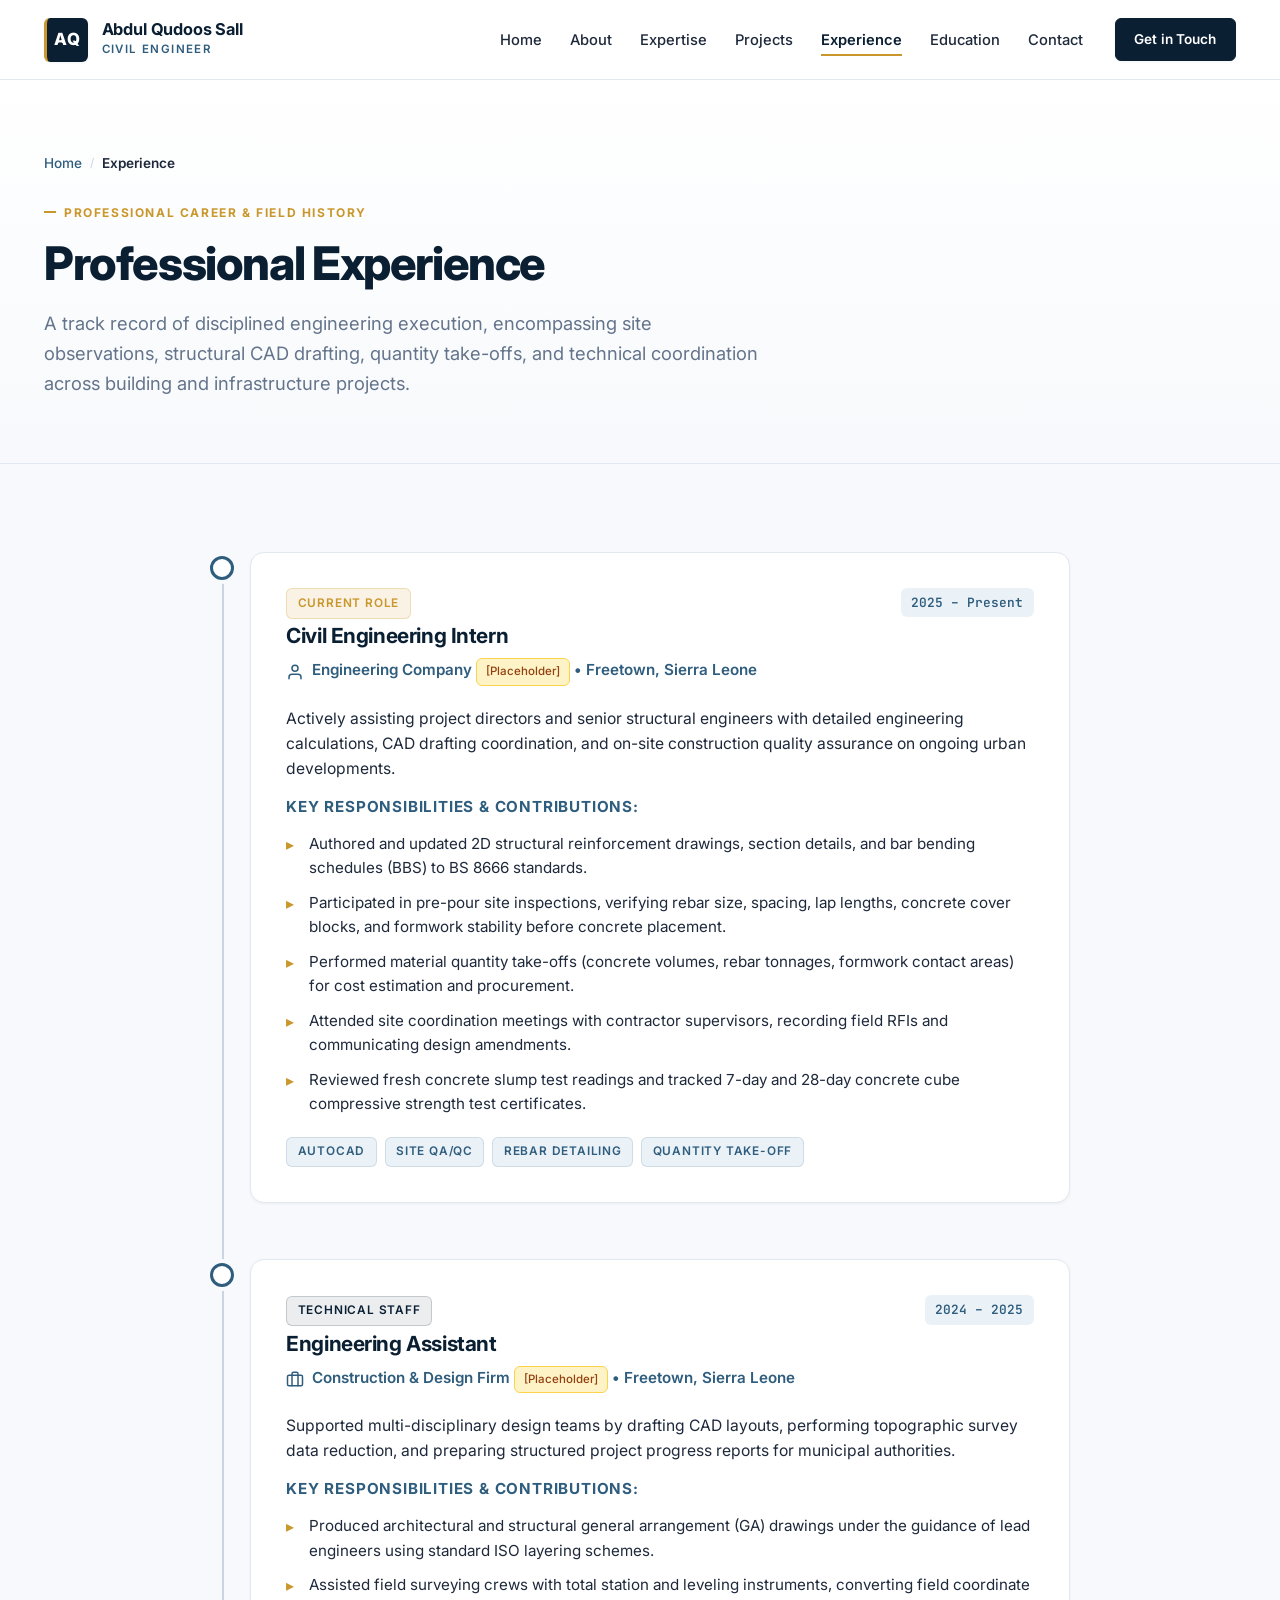
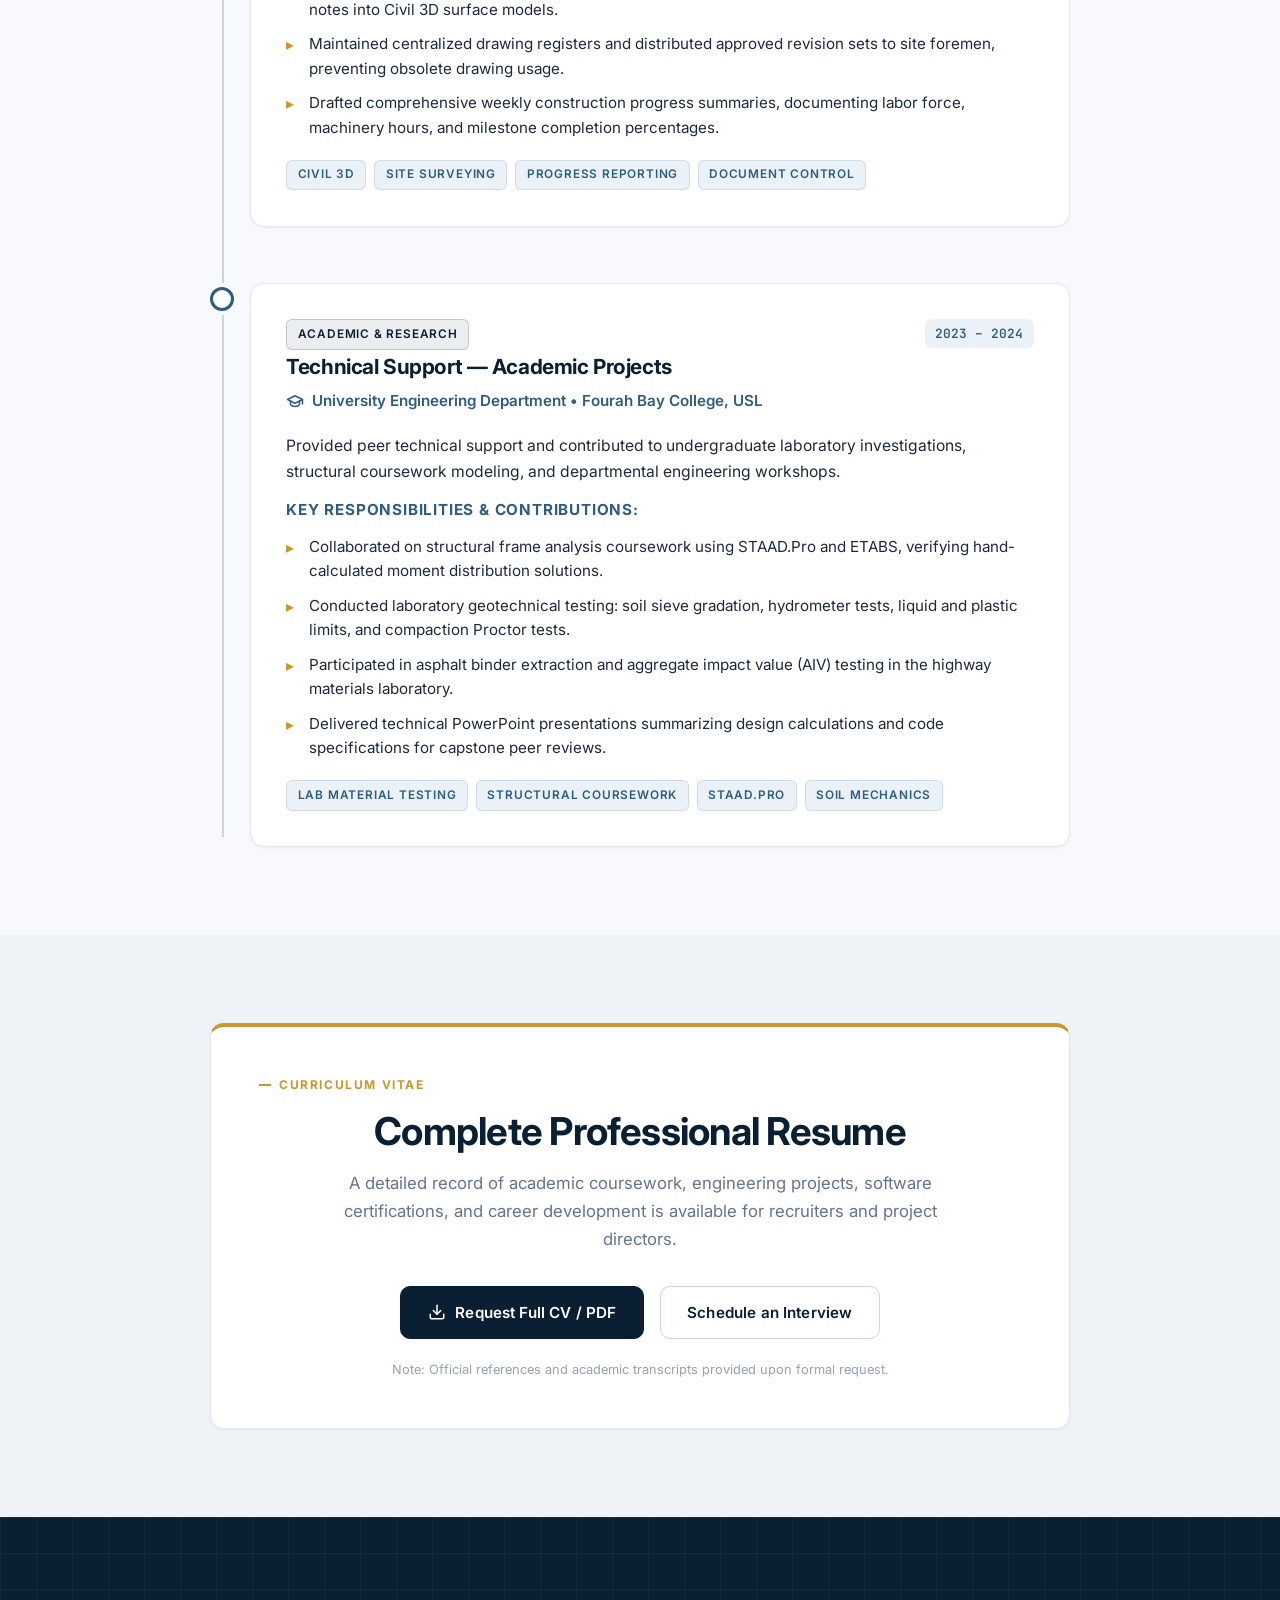
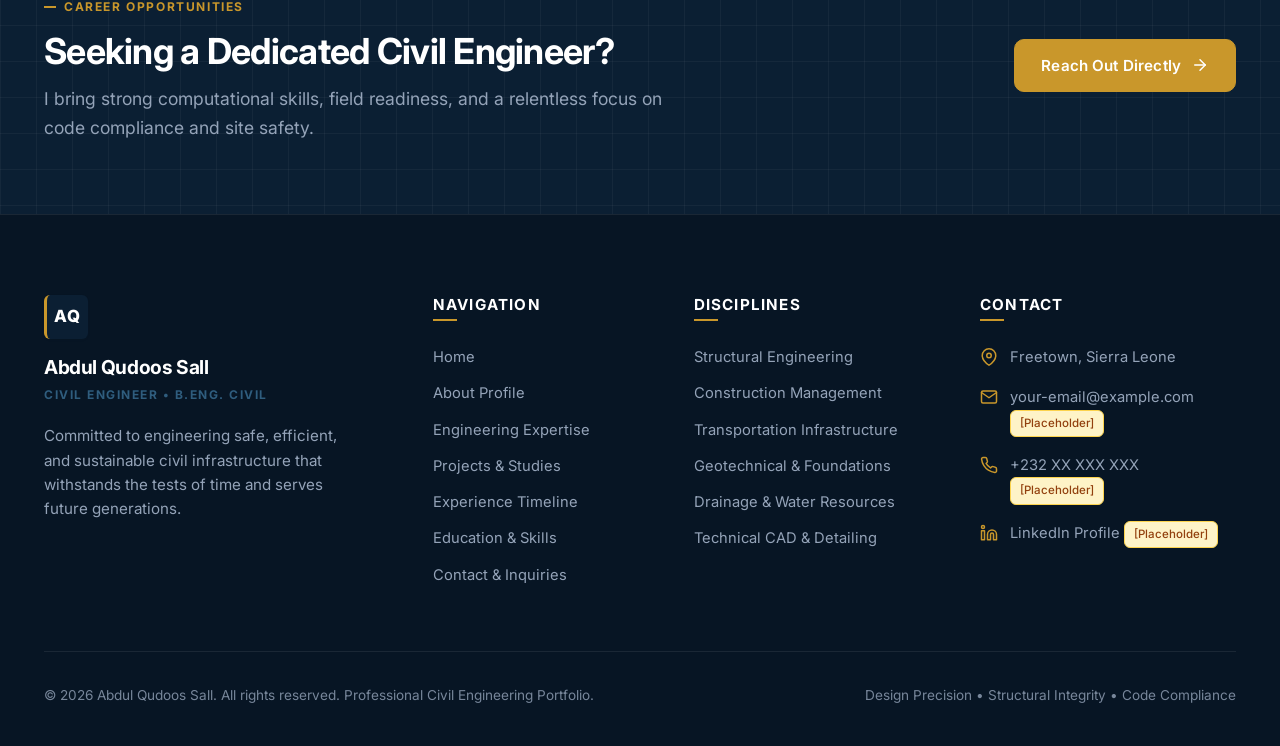
<file: Abdul-Qudoos-Sall/experience.html>
<!DOCTYPE html>
<html lang="en">
<head>
  <meta charset="UTF-8">
  <meta name="viewport" content="width=device-width, initial-scale=1.0">
  <meta http-equiv="X-UA-Compatible" content="ie=edge">
  
  <title>Professional Experience — Abdul Qudoos Sall | Civil Engineering Career Timeline</title>
  <meta name="description" content="Career timeline and engineering experience of Abdul Qudoos Sall: civil engineering internships, construction site supervision, structural CAD drafting, and quantity estimation.">
  <meta name="keywords" content="Civil Engineer Experience, Engineering Intern, Site Supervision, Construction Firm, Fourah Bay College, Freetown Sierra Leone">
  <meta name="author" content="Abdul Qudoos Sall">
  
  <!-- Open Graph -->
  <meta property="og:title" content="Professional Experience — Abdul Qudoos Sall">
  <meta property="og:description" content="Civil engineering experience timeline, site supervision responsibilities, and structural drafting history.">
  <meta property="og:type" content="website">

  <!-- Google Fonts -->
  <link rel="preconnect" href="https://fonts.googleapis.com">
  <link rel="preconnect" href="https://fonts.gstatic.com" crossorigin>
  <link href="https://fonts.googleapis.com/css2?family=Inter:wght@300;400;500;600;700;800&family=JetBrains+Mono:wght@400;500;600&display=swap" rel="stylesheet">

  <!-- Master Stylesheet -->
  <link rel="stylesheet" href="css/style.css">
</head>
<body>
  <!-- Skip Link -->
  <a href="#main-content" class="skip-link">Skip to main content</a>

  <!-- Global Header -->
  <header class="site-header" id="header">
    <div class="container header-inner">
      <a href="index.html" class="brand-link" aria-label="Abdul Qudoos Sall — Homepage">
        <div class="brand-monogram">AQ</div>
        <div class="brand-text">
          <span class="brand-name">Abdul Qudoos Sall</span>
          <span class="brand-title">Civil Engineer</span>
        </div>
      </a>

      <nav class="main-nav" id="main-nav" aria-label="Main Navigation">
        <ul class="nav-list">
          <li><a href="index.html" class="nav-link">Home</a></li>
          <li><a href="about.html" class="nav-link">About</a></li>
          <li><a href="expertise.html" class="nav-link">Expertise</a></li>
          <li><a href="projects.html" class="nav-link">Projects</a></li>
          <li><a href="experience.html" class="nav-link active" aria-current="page">Experience</a></li>
          <li><a href="education.html" class="nav-link">Education</a></li>
          <li><a href="contact.html" class="nav-link">Contact</a></li>
        </ul>

        <div class="nav-actions">
          <a href="contact.html" class="btn btn-primary btn-sm">Get in Touch</a>
        </div>
      </nav>

      <button class="mobile-toggle" id="mobile-toggle" aria-label="Open navigation menu" aria-expanded="false" aria-controls="main-nav">
        <svg viewBox="0 0 24 24" fill="none" stroke="currentColor" stroke-width="2" stroke-linecap="round" stroke-linejoin="round" aria-hidden="true">
          <line x1="3" y1="12" x2="21" y2="12"></line>
          <line x1="3" y1="6" x2="21" y2="6"></line>
          <line x1="3" y1="18" x2="21" y2="18"></line>
        </svg>
      </button>
    </div>
  </header>

  <!-- Main Content -->
  <main id="main-content">
    <!-- Subpage Hero Banner -->
    <section class="page-hero engineering-grid-bg" aria-labelledby="experience-hero-title">
      <div class="container">
        <nav class="breadcrumb-nav" aria-label="Breadcrumb">
          <a href="index.html">Home</a>
          <span class="breadcrumb-separator">/</span>
          <span class="breadcrumb-current">Experience</span>
        </nav>
        <span class="label-technical gold-text">PROFESSIONAL CAREER & FIELD HISTORY</span>
        <h1 class="page-hero-title" id="experience-hero-title">Professional Experience</h1>
        <p class="page-hero-subtitle">
          A track record of disciplined engineering execution, encompassing site observations, structural CAD drafting, quantity take-offs, and technical coordination across building and infrastructure projects.
        </p>
      </div>
    </section>

    <!-- Professional Timeline Section -->
    <section class="section-padding" aria-label="Career Timeline">
      <div class="container">
        <div class="timeline-wrapper">
          <!-- Timeline Item 1 -->
          <div class="timeline-item reveal-fade">
            <div class="timeline-marker" aria-hidden="true"></div>
            <article class="timeline-content-card">
              <div class="timeline-header">
                <div>
                  <span class="badge badge-gold" style="margin-bottom: 0.35rem;">Current Role</span>
                  <h2 class="timeline-title">Civil Engineering Intern</h2>
                </div>
                <span class="timeline-period">2025 – Present</span>
              </div>

              <div class="timeline-org">
                <svg viewBox="0 0 24 24" width="18" height="18" fill="none" stroke="currentColor" stroke-width="2" stroke-linecap="round" stroke-linejoin="round" aria-hidden="true">
                  <path d="M20 21v-2a4 4 0 0 0-4-4H8a4 4 0 0 0-4 4v2"></path>
                  <circle cx="12" cy="7" r="4"></circle>
                </svg>
                <span>Engineering Company <span class="placeholder-tag">[Placeholder]</span> • Freetown, Sierra Leone</span>
              </div>

              <p style="font-size: 0.98rem; color: var(--color-text-dark); margin-bottom: 1rem; line-height: 1.6;">
                Actively assisting project directors and senior structural engineers with detailed engineering calculations, CAD drafting coordination, and on-site construction quality assurance on ongoing urban developments.
              </p>

              <h4 style="font-size: 0.95rem; text-transform: uppercase; letter-spacing: 0.8px; color: var(--color-secondary-steel); margin-bottom: 0.75rem;">
                Key Responsibilities & Contributions:
              </h4>

              <ul class="timeline-responsibilities">
                <li>Authored and updated 2D structural reinforcement drawings, section details, and bar bending schedules (BBS) to BS 8666 standards.</li>
                <li>Participated in pre-pour site inspections, verifying rebar size, spacing, lap lengths, concrete cover blocks, and formwork stability before concrete placement.</li>
                <li>Performed material quantity take-offs (concrete volumes, rebar tonnages, formwork contact areas) for cost estimation and procurement.</li>
                <li>Attended site coordination meetings with contractor supervisors, recording field RFIs and communicating design amendments.</li>
                <li>Reviewed fresh concrete slump test readings and tracked 7-day and 28-day concrete cube compressive strength test certificates.</li>
              </ul>

              <div style="display: flex; gap: 0.5rem; flex-wrap: wrap; margin-top: 1.25rem;">
                <span class="badge">AutoCAD</span>
                <span class="badge">Site QA/QC</span>
                <span class="badge">Rebar Detailing</span>
                <span class="badge">Quantity Take-Off</span>
              </div>
            </article>
          </div>

          <!-- Timeline Item 2 -->
          <div class="timeline-item reveal-fade">
            <div class="timeline-marker" aria-hidden="true"></div>
            <article class="timeline-content-card">
              <div class="timeline-header">
                <div>
                  <span class="badge badge-navy" style="margin-bottom: 0.35rem;">Technical Staff</span>
                  <h2 class="timeline-title">Engineering Assistant</h2>
                </div>
                <span class="timeline-period">2024 – 2025</span>
              </div>

              <div class="timeline-org">
                <svg viewBox="0 0 24 24" width="18" height="18" fill="none" stroke="currentColor" stroke-width="2" stroke-linecap="round" stroke-linejoin="round" aria-hidden="true">
                  <rect x="2" y="7" width="20" height="14" rx="2" ry="2"></rect>
                  <path d="M16 21V5a2 2 0 0 0-2-2h-4a2 2 0 0 0-2 2v16"></path>
                </svg>
                <span>Construction & Design Firm <span class="placeholder-tag">[Placeholder]</span> • Freetown, Sierra Leone</span>
              </div>

              <p style="font-size: 0.98rem; color: var(--color-text-dark); margin-bottom: 1rem; line-height: 1.6;">
                Supported multi-disciplinary design teams by drafting CAD layouts, performing topographic survey data reduction, and preparing structured project progress reports for municipal authorities.
              </p>

              <h4 style="font-size: 0.95rem; text-transform: uppercase; letter-spacing: 0.8px; color: var(--color-secondary-steel); margin-bottom: 0.75rem;">
                Key Responsibilities & Contributions:
              </h4>

              <ul class="timeline-responsibilities">
                <li>Produced architectural and structural general arrangement (GA) drawings under the guidance of lead engineers using standard ISO layering schemes.</li>
                <li>Assisted field surveying crews with total station and leveling instruments, converting field coordinate notes into Civil 3D surface models.</li>
                <li>Maintained centralized drawing registers and distributed approved revision sets to site foremen, preventing obsolete drawing usage.</li>
                <li>Drafted comprehensive weekly construction progress summaries, documenting labor force, machinery hours, and milestone completion percentages.</li>
              </ul>

              <div style="display: flex; gap: 0.5rem; flex-wrap: wrap; margin-top: 1.25rem;">
                <span class="badge">Civil 3D</span>
                <span class="badge">Site Surveying</span>
                <span class="badge">Progress Reporting</span>
                <span class="badge">Document Control</span>
              </div>
            </article>
          </div>

          <!-- Timeline Item 3 -->
          <div class="timeline-item reveal-fade">
            <div class="timeline-marker" aria-hidden="true"></div>
            <article class="timeline-content-card">
              <div class="timeline-header">
                <div>
                  <span class="badge badge-navy" style="margin-bottom: 0.35rem;">Academic & Research</span>
                  <h2 class="timeline-title">Technical Support — Academic Projects</h2>
                </div>
                <span class="timeline-period">2023 – 2024</span>
              </div>

              <div class="timeline-org">
                <svg viewBox="0 0 24 24" width="18" height="18" fill="none" stroke="currentColor" stroke-width="2" stroke-linecap="round" stroke-linejoin="round" aria-hidden="true">
                  <path d="M22 10v6M2 10l10-5 10 5-10 5z"></path>
                  <path d="M6 12v5c3 3 9 3 12 0v-5"></path>
                </svg>
                <span>University Engineering Department • Fourah Bay College, USL</span>
              </div>

              <p style="font-size: 0.98rem; color: var(--color-text-dark); margin-bottom: 1rem; line-height: 1.6;">
                Provided peer technical support and contributed to undergraduate laboratory investigations, structural coursework modeling, and departmental engineering workshops.
              </p>

              <h4 style="font-size: 0.95rem; text-transform: uppercase; letter-spacing: 0.8px; color: var(--color-secondary-steel); margin-bottom: 0.75rem;">
                Key Responsibilities & Contributions:
              </h4>

              <ul class="timeline-responsibilities">
                <li>Collaborated on structural frame analysis coursework using STAAD.Pro and ETABS, verifying hand-calculated moment distribution solutions.</li>
                <li>Conducted laboratory geotechnical testing: soil sieve gradation, hydrometer tests, liquid and plastic limits, and compaction Proctor tests.</li>
                <li>Participated in asphalt binder extraction and aggregate impact value (AIV) testing in the highway materials laboratory.</li>
                <li>Delivered technical PowerPoint presentations summarizing design calculations and code specifications for capstone peer reviews.</li>
              </ul>

              <div style="display: flex; gap: 0.5rem; flex-wrap: wrap; margin-top: 1.25rem;">
                <span class="badge">Lab Material Testing</span>
                <span class="badge">Structural Coursework</span>
                <span class="badge">STAAD.Pro</span>
                <span class="badge">Soil Mechanics</span>
              </div>
            </article>
          </div>
        </div>
      </div>
    </section>

    <!-- Resume / CV Download Action Section -->
    <section class="section-padding bg-alt" style="background-color: var(--color-bg-alt);" aria-labelledby="cv-heading">
      <div class="container">
        <div class="card reveal-fade" style="padding: 3rem; text-align: center; max-width: 860px; margin: 0 auto; border-top: 4px solid var(--color-accent-gold);">
          <span class="label-technical gold-text">Curriculum Vitae</span>
          <h2 id="cv-heading" style="margin-bottom: 1rem;">Complete Professional Resume</h2>
          <p style="color: var(--color-text-muted); font-size: 1.05rem; line-height: 1.65; max-width: 640px; margin: 0 auto 2rem auto;">
            A detailed record of academic coursework, engineering projects, software certifications, and career development is available for recruiters and project directors.
          </p>

          <div style="display: flex; justify-content: center; gap: 1rem; flex-wrap: wrap;">
            <a href="contact.html" class="btn btn-primary">
              <svg viewBox="0 0 24 24" fill="none" stroke="currentColor" stroke-width="2" stroke-linecap="round" stroke-linejoin="round" aria-hidden="true">
                <path d="M21 15v4a2 2 0 0 1-2 2H5a2 2 0 0 1-2-2v-4"></path>
                <polyline points="7 10 12 15 17 10"></polyline>
                <line x1="12" y1="15" x2="12" y2="3"></line>
              </svg>
              Request Full CV / PDF
            </a>

            <a href="contact.html" class="btn btn-secondary">
              Schedule an Interview
            </a>
          </div>

          <div style="margin-top: 1.25rem; font-size: 0.8rem; color: var(--color-text-light);">
            Note: Official references and academic transcripts provided upon formal request.
          </div>
        </div>
      </div>
    </section>

    <!-- CTA Banner -->
    <section class="cta-banner engineering-grid-navy" aria-labelledby="exp-cta-heading">
      <div class="container">
        <div class="cta-banner-inner reveal-fade" style="display: flex; justify-content: space-between; align-items: center; flex-wrap: wrap; gap: 2rem;">
          <div style="max-width: 650px;">
            <span class="label-technical gold-text">Career Opportunities</span>
            <h2 id="exp-cta-heading" style="color: var(--color-text-white); margin-bottom: 0.75rem;">Seeking a Dedicated Civil Engineer?</h2>
            <p>I bring strong computational skills, field readiness, and a relentless focus on code compliance and site safety.</p>
          </div>
          <div>
            <a href="contact.html" class="btn btn-accent">
              Reach Out Directly
              <svg viewBox="0 0 24 24" fill="none" stroke="currentColor" stroke-width="2" stroke-linecap="round" stroke-linejoin="round" aria-hidden="true">
                <line x1="5" y1="12" x2="19" y2="12"></line>
                <polyline points="12 5 19 12 12 19"></polyline>
              </svg>
            </a>
          </div>
        </div>
      </div>
    </section>
  </main>

  <!-- Global Footer -->
  <footer class="site-footer">
    <div class="container">
      <div class="footer-top">
        <div class="footer-brand">
          <div class="brand-monogram">AQ</div>
          <h3>Abdul Qudoos Sall</h3>
          <div class="footer-role">Civil Engineer • B.Eng. Civil</div>
          <p class="footer-statement">
            Committed to engineering safe, efficient, and sustainable civil infrastructure that withstands the tests of time and serves future generations.
          </p>
        </div>

        <div class="footer-col">
          <h4 class="footer-col-title">Navigation</h4>
          <div class="footer-links">
            <a href="index.html" class="footer-link">Home</a>
            <a href="about.html" class="footer-link">About Profile</a>
            <a href="expertise.html" class="footer-link">Engineering Expertise</a>
            <a href="projects.html" class="footer-link">Projects & Studies</a>
            <a href="experience.html" class="footer-link">Experience Timeline</a>
            <a href="education.html" class="footer-link">Education & Skills</a>
            <a href="contact.html" class="footer-link">Contact & Inquiries</a>
          </div>
        </div>

        <div class="footer-col">
          <h4 class="footer-col-title">Disciplines</h4>
          <div class="footer-links">
            <a href="expertise.html#structural" class="footer-link">Structural Engineering</a>
            <a href="expertise.html#construction" class="footer-link">Construction Management</a>
            <a href="expertise.html#transportation" class="footer-link">Transportation Infrastructure</a>
            <a href="expertise.html#geotechnical" class="footer-link">Geotechnical & Foundations</a>
            <a href="expertise.html#water" class="footer-link">Drainage & Water Resources</a>
            <a href="expertise.html#cad" class="footer-link">Technical CAD & Detailing</a>
          </div>
        </div>

        <div class="footer-col">
          <h4 class="footer-col-title">Contact</h4>
          <div class="footer-contact-item">
            <svg viewBox="0 0 24 24" fill="none" stroke="currentColor" stroke-width="2" stroke-linecap="round" stroke-linejoin="round" aria-hidden="true">
              <path d="M21 10c0 7-9 13-9 13s-9-6-9-13a9 9 0 0 1 18 0z"></path>
              <circle cx="12" cy="10" r="3"></circle>
            </svg>
            <span>Freetown, Sierra Leone</span>
          </div>

          <div class="footer-contact-item">
            <svg viewBox="0 0 24 24" fill="none" stroke="currentColor" stroke-width="2" stroke-linecap="round" stroke-linejoin="round" aria-hidden="true">
              <path d="M4 4h16c1.1 0 2 .9 2 2v12c0 1.1-.9 2-2 2H4c-1.1 0-2-.9-2-2V6c0-1.1.9-2 2-2z"></path>
              <polyline points="22,6 12,13 2,6"></polyline>
            </svg>
            <span><a href="mailto:your-email@example.com">your-email@example.com</a> <span class="placeholder-tag">[Placeholder]</span></span>
          </div>

          <div class="footer-contact-item">
            <svg viewBox="0 0 24 24" fill="none" stroke="currentColor" stroke-width="2" stroke-linecap="round" stroke-linejoin="round" aria-hidden="true">
              <path d="M22 16.92v3a2 2 0 0 1-2.18 2 19.79 19.79 0 0 1-8.63-3.07 19.5 19.5 0 0 1-6-6 19.79 19.79 0 0 1-3.07-8.67A2 2 0 0 1 4.11 2h3a2 2 0 0 1 2 1.72 12.84 12.84 0 0 0 .7 2.81 2 2 0 0 1-.45 2.11L8.09 9.91a16 16 0 0 0 6 6l1.27-1.27a2 2 0 0 1 2.11-.45 12.84 12.84 0 0 0 2.81.7A2 2 0 0 1 22 16.92z"></path>
            </svg>
            <span>+232 XX XXX XXX <span class="placeholder-tag">[Placeholder]</span></span>
          </div>

          <div class="footer-contact-item">
            <svg viewBox="0 0 24 24" fill="none" stroke="currentColor" stroke-width="2" stroke-linecap="round" stroke-linejoin="round" aria-hidden="true">
              <path d="M16 8a6 6 0 0 1 6 6v7h-4v-7a2 2 0 0 0-2-2 2 2 0 0 0-2 2v7h-4v-7a6 6 0 0 1 6-6z"></path>
              <rect x="2" y="9" width="4" height="12"></rect>
              <circle cx="4" cy="4" r="2"></circle>
            </svg>
            <span><a href="https://linkedin.com/in/your-profile" target="_blank" rel="noopener noreferrer">LinkedIn Profile</a> <span class="placeholder-tag">[Placeholder]</span></span>
          </div>
        </div>
      </div>

      <div class="footer-bottom">
        <div>
          &copy; 2026 Abdul Qudoos Sall. All rights reserved. Professional Civil Engineering Portfolio.
        </div>
        <div>
          Design Precision • Structural Integrity • Code Compliance
        </div>
      </div>
    </div>
  </footer>

  <!-- Vanilla JavaScript -->
  <script src="js/script.js" defer></script>
</body>
</html>
</file>
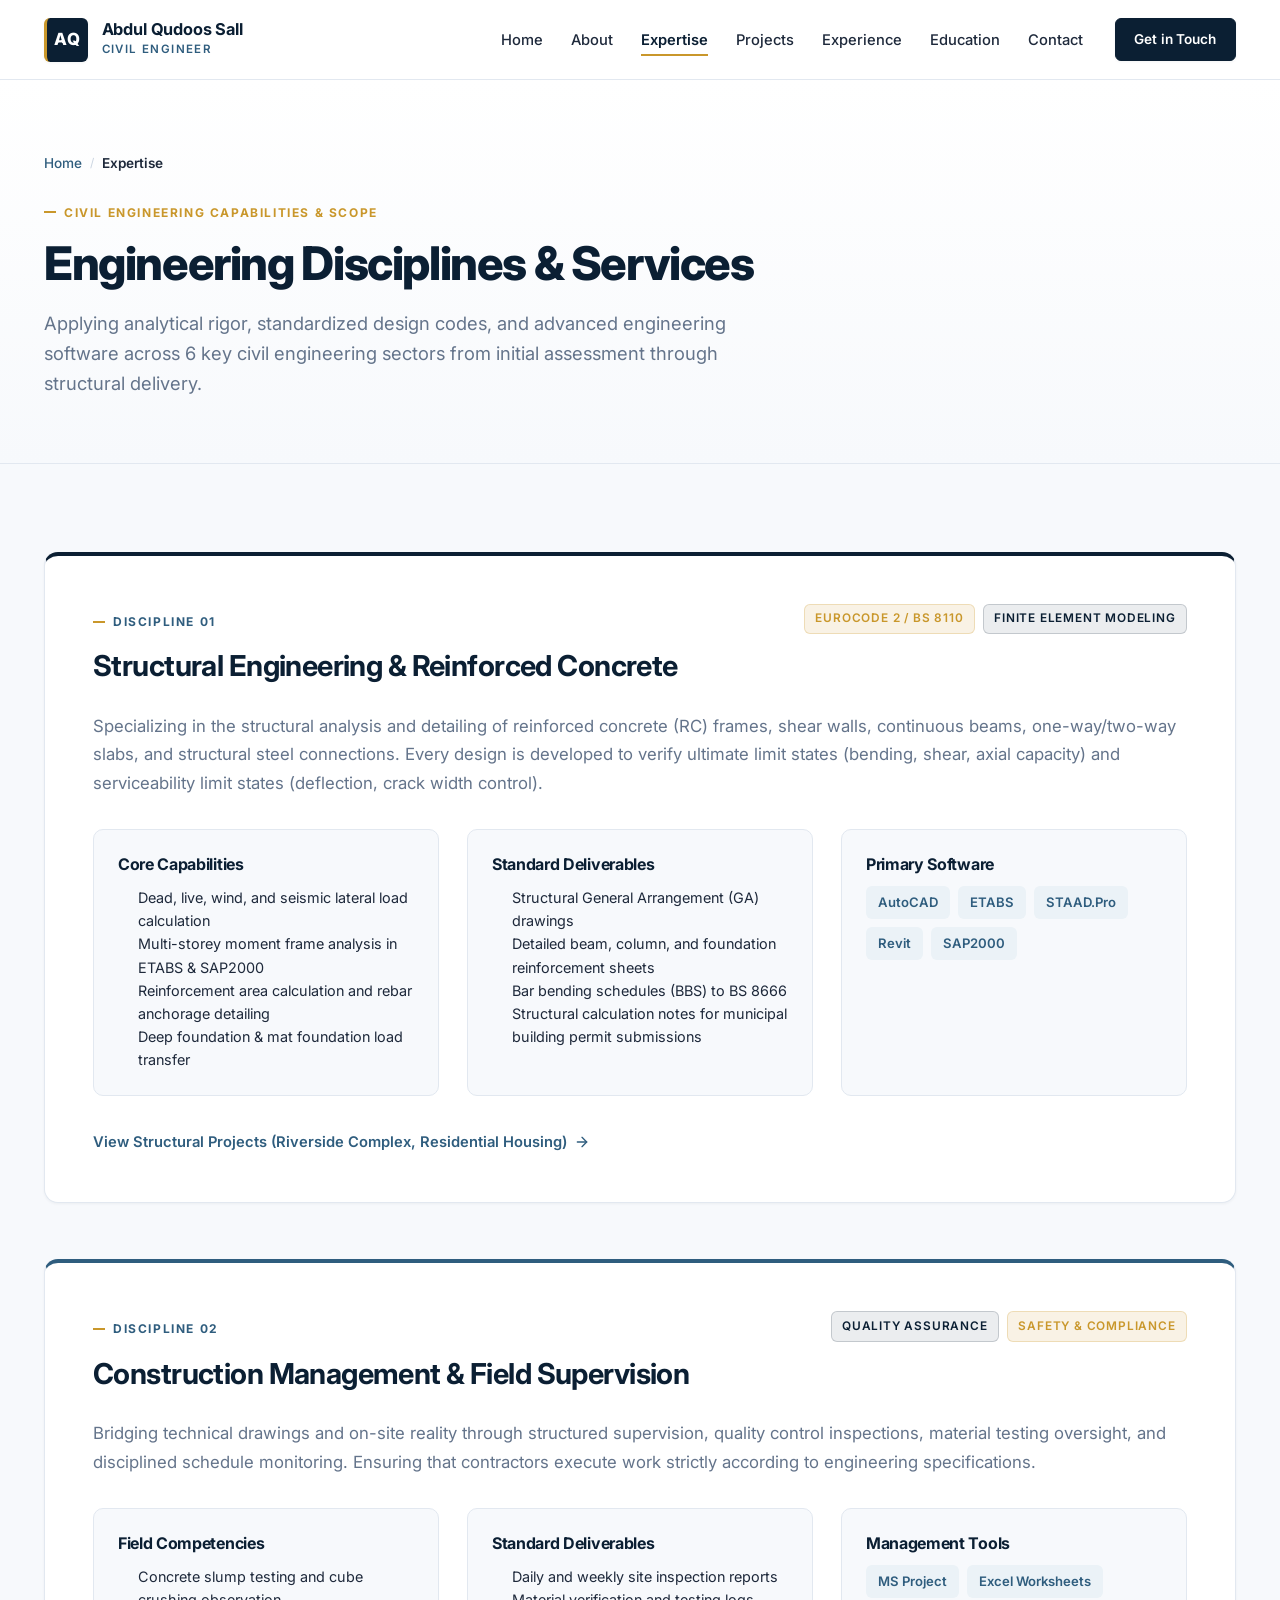
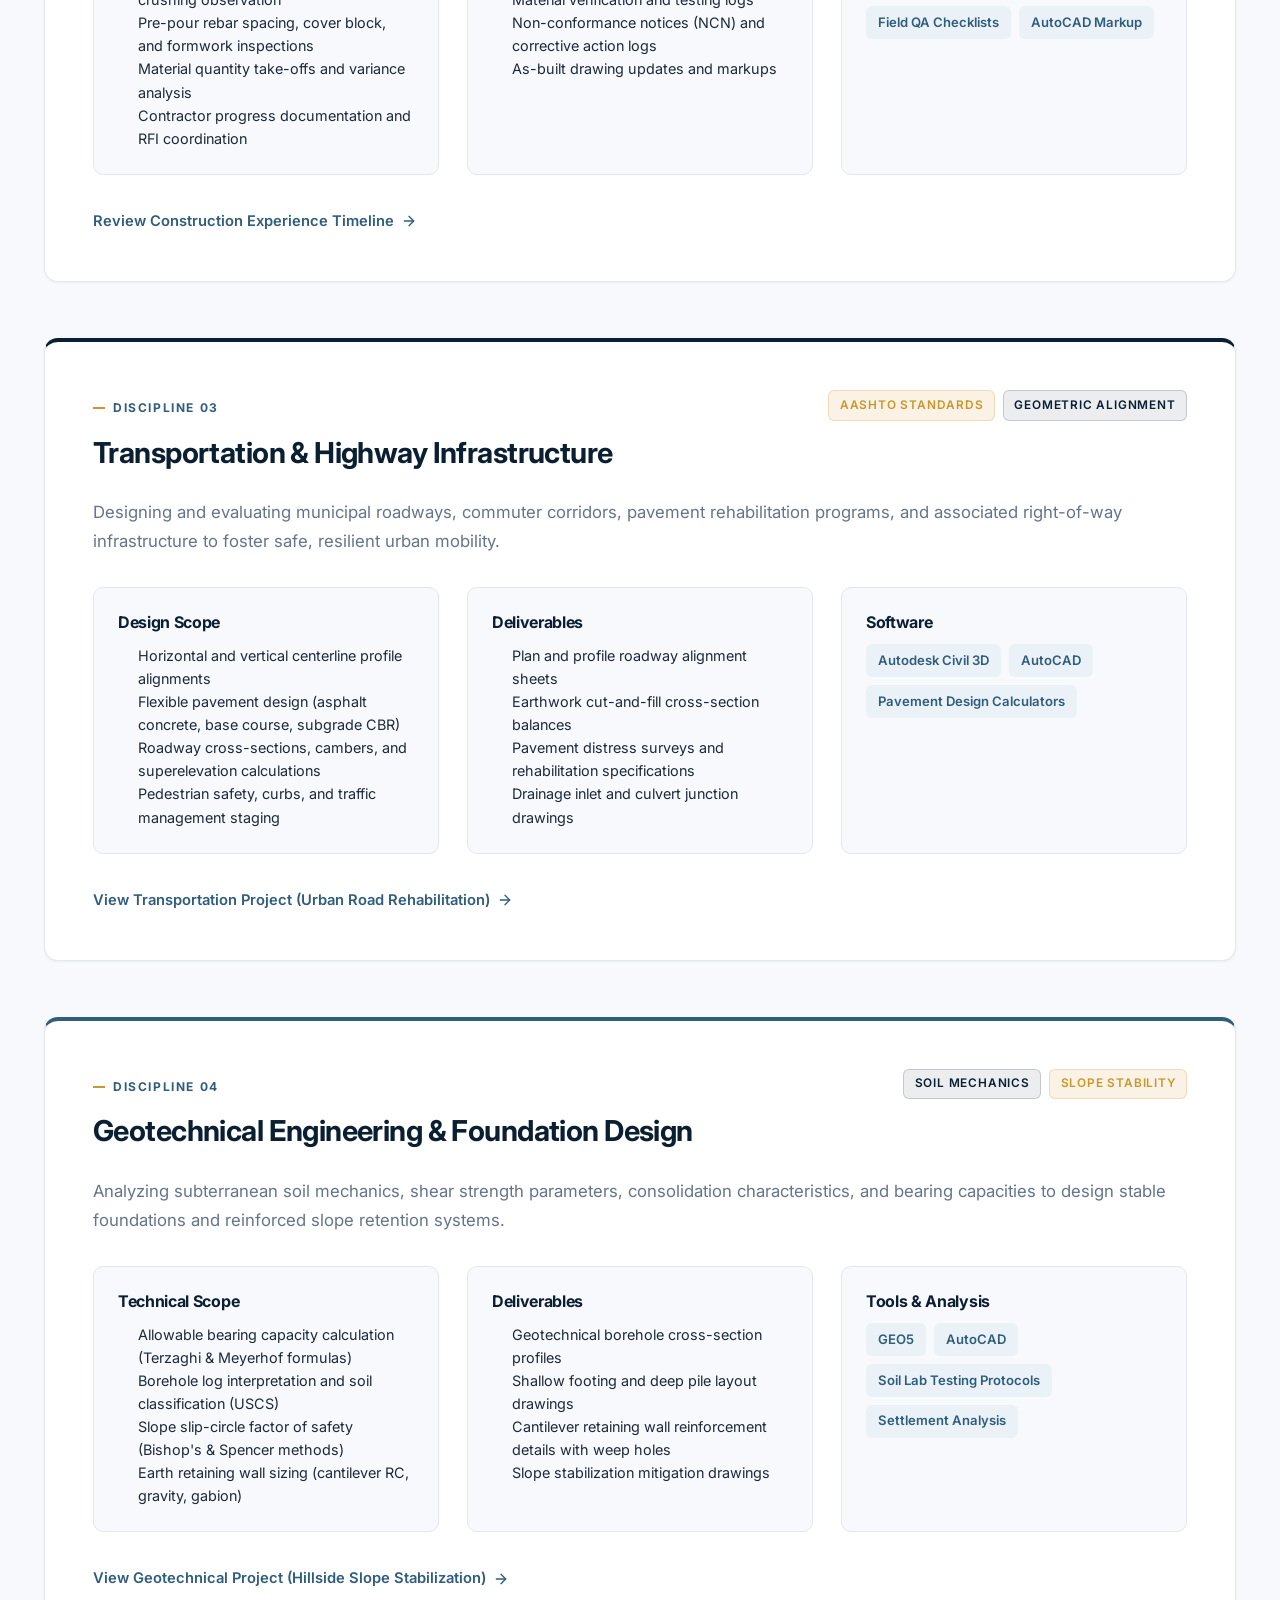
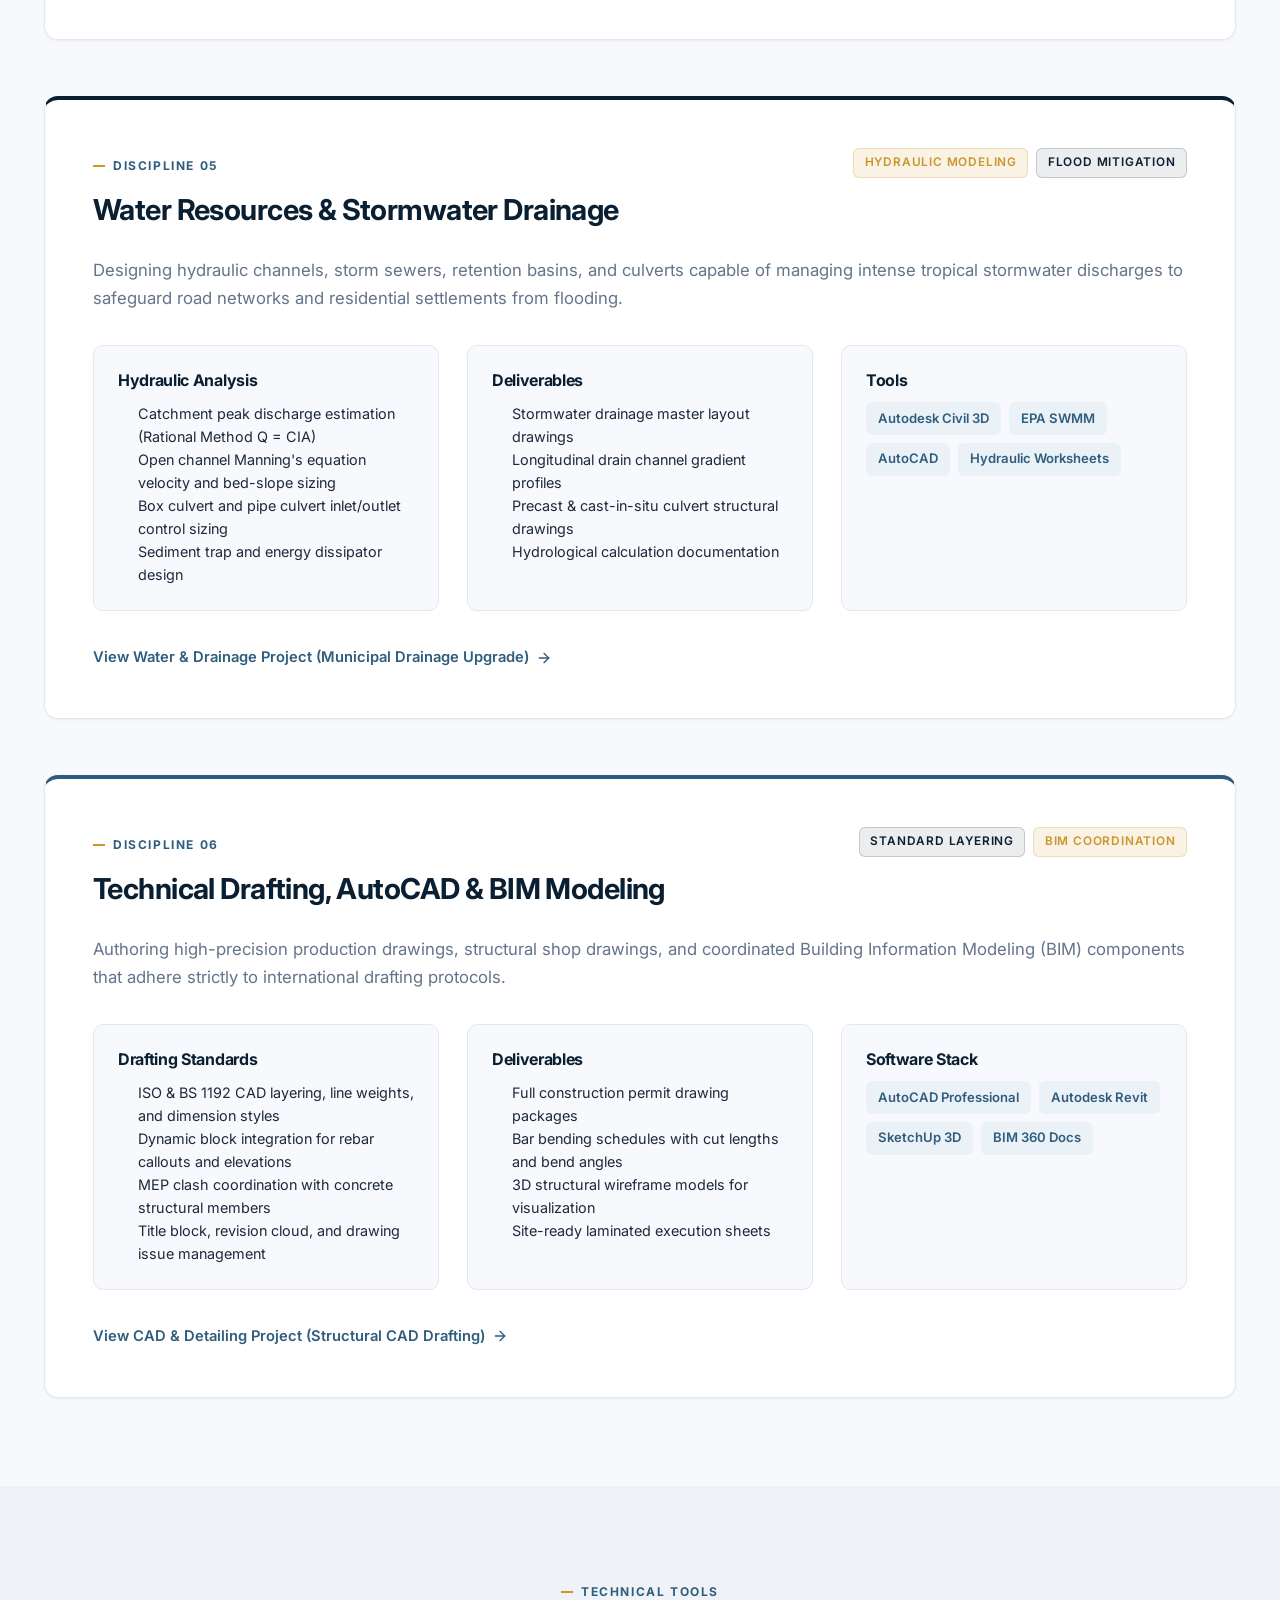
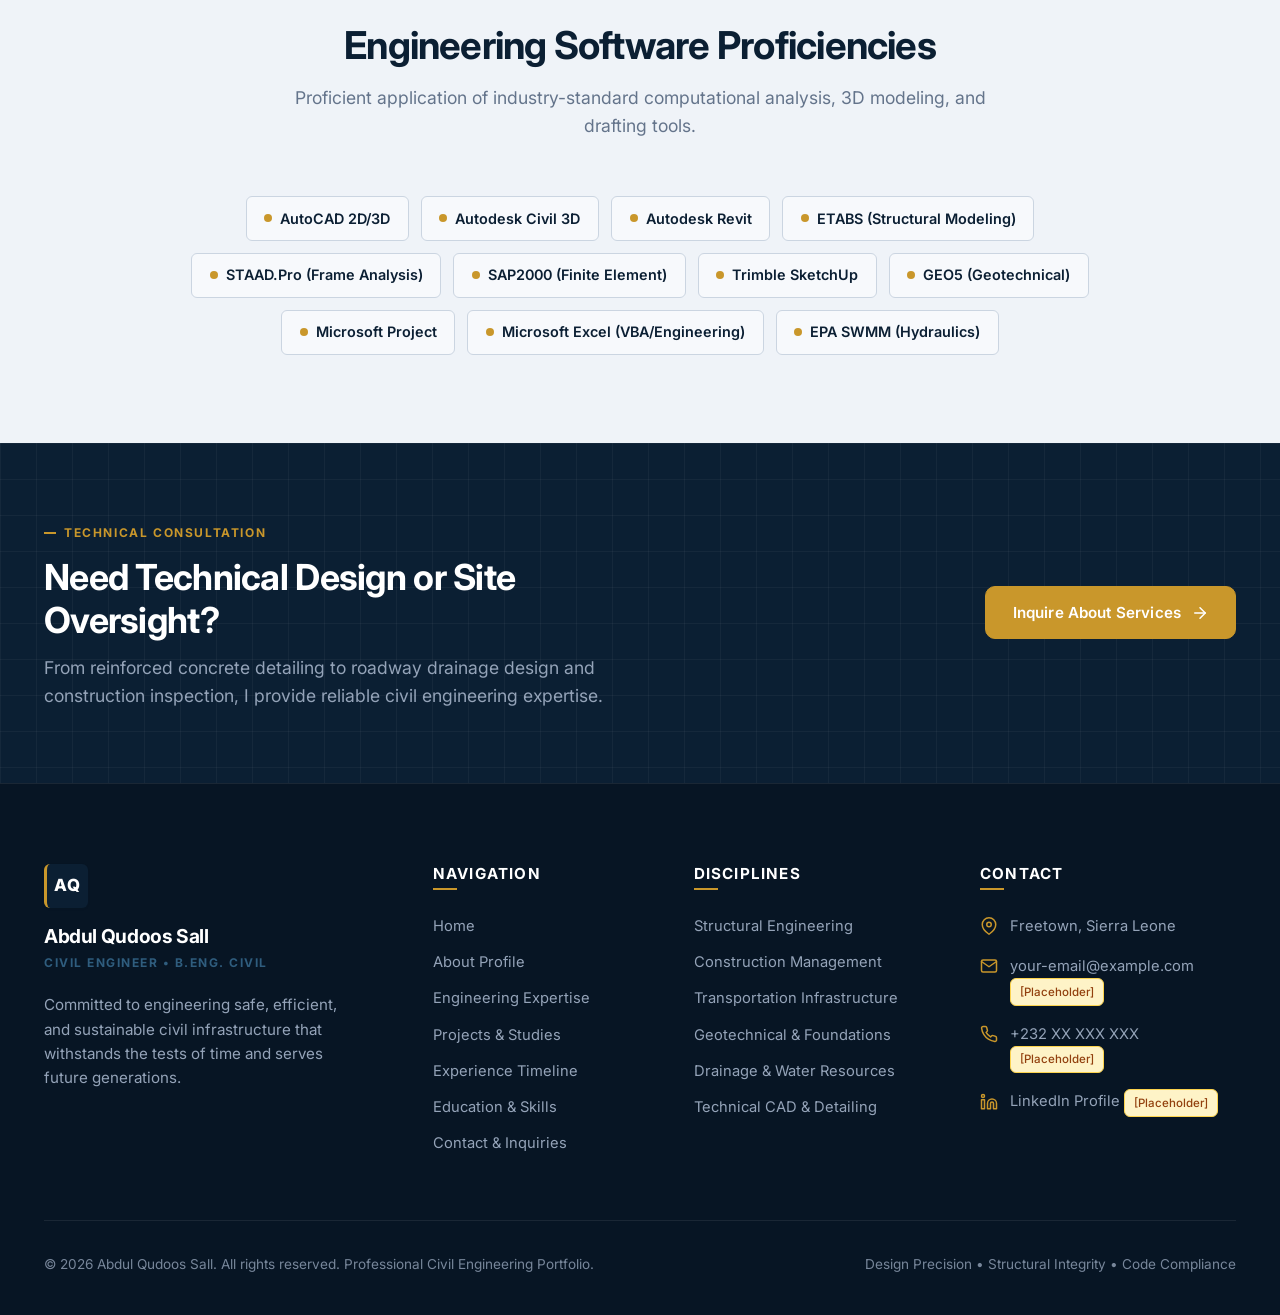
<file: Abdul-Qudoos-Sall/expertise.html>
<!DOCTYPE html>
<html lang="en">
<head>
  <meta charset="UTF-8">
  <meta name="viewport" content="width=device-width, initial-scale=1.0">
  <meta http-equiv="X-UA-Compatible" content="ie=edge">
  
  <title>Engineering Expertise — Abdul Qudoos Sall | Structural, Infrastructure & Construction</title>
  <meta name="description" content="Technical engineering disciplines and practice areas of Abdul Qudoos Sall: Structural design, transportation infrastructure, construction supervision, geotechnical analysis, and CAD modeling.">
  <meta name="keywords" content="Civil Engineering Expertise, Structural Design, AutoCAD, ETABS, STAAD.Pro, Geotechnical, Transportation, Drainage Engineering, Freetown">
  <meta name="author" content="Abdul Qudoos Sall">
  
  <!-- Open Graph -->
  <meta property="og:title" content="Engineering Expertise — Abdul Qudoos Sall">
  <meta property="og:description" content="Detailed overview of technical civil engineering disciplines, design methods, and software tools.">
  <meta property="og:type" content="website">

  <!-- Google Fonts -->
  <link rel="preconnect" href="https://fonts.googleapis.com">
  <link rel="preconnect" href="https://fonts.gstatic.com" crossorigin>
  <link href="https://fonts.googleapis.com/css2?family=Inter:wght@300;400;500;600;700;800&family=JetBrains+Mono:wght@400;500;600&display=swap" rel="stylesheet">

  <!-- Master Stylesheet -->
  <link rel="stylesheet" href="css/style.css">
</head>
<body>
  <!-- Skip Link -->
  <a href="#main-content" class="skip-link">Skip to main content</a>

  <!-- Global Header -->
  <header class="site-header" id="header">
    <div class="container header-inner">
      <a href="index.html" class="brand-link" aria-label="Abdul Qudoos Sall — Homepage">
        <div class="brand-monogram">AQ</div>
        <div class="brand-text">
          <span class="brand-name">Abdul Qudoos Sall</span>
          <span class="brand-title">Civil Engineer</span>
        </div>
      </a>

      <nav class="main-nav" id="main-nav" aria-label="Main Navigation">
        <ul class="nav-list">
          <li><a href="index.html" class="nav-link">Home</a></li>
          <li><a href="about.html" class="nav-link">About</a></li>
          <li><a href="expertise.html" class="nav-link active" aria-current="page">Expertise</a></li>
          <li><a href="projects.html" class="nav-link">Projects</a></li>
          <li><a href="experience.html" class="nav-link">Experience</a></li>
          <li><a href="education.html" class="nav-link">Education</a></li>
          <li><a href="contact.html" class="nav-link">Contact</a></li>
        </ul>

        <div class="nav-actions">
          <a href="contact.html" class="btn btn-primary btn-sm">Get in Touch</a>
        </div>
      </nav>

      <button class="mobile-toggle" id="mobile-toggle" aria-label="Open navigation menu" aria-expanded="false" aria-controls="main-nav">
        <svg viewBox="0 0 24 24" fill="none" stroke="currentColor" stroke-width="2" stroke-linecap="round" stroke-linejoin="round" aria-hidden="true">
          <line x1="3" y1="12" x2="21" y2="12"></line>
          <line x1="3" y1="6" x2="21" y2="6"></line>
          <line x1="3" y1="18" x2="21" y2="18"></line>
        </svg>
      </button>
    </div>
  </header>

  <!-- Main Content -->
  <main id="main-content">
    <!-- Subpage Hero Banner -->
    <section class="page-hero engineering-grid-bg" aria-labelledby="expertise-hero-title">
      <div class="container">
        <nav class="breadcrumb-nav" aria-label="Breadcrumb">
          <a href="index.html">Home</a>
          <span class="breadcrumb-separator">/</span>
          <span class="breadcrumb-current">Expertise</span>
        </nav>
        <span class="label-technical gold-text">CIVIL ENGINEERING CAPABILITIES & SCOPE</span>
        <h1 class="page-hero-title" id="expertise-hero-title">Engineering Disciplines & Services</h1>
        <p class="page-hero-subtitle">
          Applying analytical rigor, standardized design codes, and advanced engineering software across 6 key civil engineering sectors from initial assessment through structural delivery.
        </p>
      </div>
    </section>

    <!-- Detailed Disciplines Section -->
    <section class="section-padding" aria-label="Civil Engineering Disciplines">
      <div class="container">
        <!-- Discipline 1: Structural Engineering -->
        <article class="card reveal-fade" id="structural" style="margin-bottom: 3.5rem; border-top: 4px solid var(--color-primary-navy); padding: 3rem;">
          <div style="display: flex; justify-content: space-between; align-items: flex-start; flex-wrap: wrap; gap: 1rem; margin-bottom: 1.5rem;">
            <div>
              <span class="label-technical">Discipline 01</span>
              <h2 style="font-size: 1.8rem; margin: 0.25rem 0;">Structural Engineering & Reinforced Concrete</h2>
            </div>
            <div style="display: flex; gap: 0.5rem; flex-wrap: wrap;">
              <span class="badge badge-gold">Eurocode 2 / BS 8110</span>
              <span class="badge badge-navy">Finite Element Modeling</span>
            </div>
          </div>

          <p style="font-size: 1.05rem; color: var(--color-text-muted); line-height: 1.7; margin-bottom: 2rem;">
            Specializing in the structural analysis and detailing of reinforced concrete (RC) frames, shear walls, continuous beams, one-way/two-way slabs, and structural steel connections. Every design is developed to verify ultimate limit states (bending, shear, axial capacity) and serviceability limit states (deflection, crack width control).
          </p>

          <div style="display: grid; grid-template-columns: repeat(auto-fit, minmax(280px, 1fr)); gap: 1.75rem; margin-bottom: 2rem;">
            <div style="background-color: var(--color-bg-offwhite); padding: 1.5rem; border-radius: var(--radius-md); border: 1px solid var(--border-light);">
              <h4 style="font-size: 1rem; margin-bottom: 0.75rem; color: var(--color-primary-navy);">Core Capabilities</h4>
              <ul style="padding-left: 1.25rem; font-size: 0.9rem; color: var(--color-text-dark); line-height: 1.6;">
                <li>Dead, live, wind, and seismic lateral load calculation</li>
                <li>Multi-storey moment frame analysis in ETABS & SAP2000</li>
                <li>Reinforcement area calculation and rebar anchorage detailing</li>
                <li>Deep foundation & mat foundation load transfer</li>
              </ul>
            </div>

            <div style="background-color: var(--color-bg-offwhite); padding: 1.5rem; border-radius: var(--radius-md); border: 1px solid var(--border-light);">
              <h4 style="font-size: 1rem; margin-bottom: 0.75rem; color: var(--color-primary-navy);">Standard Deliverables</h4>
              <ul style="padding-left: 1.25rem; font-size: 0.9rem; color: var(--color-text-dark); line-height: 1.6;">
                <li>Structural General Arrangement (GA) drawings</li>
                <li>Detailed beam, column, and foundation reinforcement sheets</li>
                <li>Bar bending schedules (BBS) to BS 8666</li>
                <li>Structural calculation notes for municipal building permit submissions</li>
              </ul>
            </div>

            <div style="background-color: var(--color-bg-offwhite); padding: 1.5rem; border-radius: var(--radius-md); border: 1px solid var(--border-light);">
              <h4 style="font-size: 1rem; margin-bottom: 0.75rem; color: var(--color-primary-navy);">Primary Software</h4>
              <div class="tools-pill-list" style="margin-top: 0.5rem;">
                <span class="tool-pill">AutoCAD</span>
                <span class="tool-pill">ETABS</span>
                <span class="tool-pill">STAAD.Pro</span>
                <span class="tool-pill">Revit</span>
                <span class="tool-pill">SAP2000</span>
              </div>
            </div>
          </div>

          <div>
            <a href="projects.html" class="link-arrow">
              View Structural Projects (Riverside Complex, Residential Housing)
              <svg viewBox="0 0 24 24" fill="none" stroke="currentColor" stroke-width="2" stroke-linecap="round" stroke-linejoin="round" aria-hidden="true">
                <line x1="5" y1="12" x2="19" y2="12"></line>
                <polyline points="12 5 19 12 12 19"></polyline>
              </svg>
            </a>
          </div>
        </article>

        <!-- Discipline 2: Construction Management -->
        <article class="card reveal-fade" id="construction" style="margin-bottom: 3.5rem; border-top: 4px solid var(--color-secondary-steel); padding: 3rem;">
          <div style="display: flex; justify-content: space-between; align-items: flex-start; flex-wrap: wrap; gap: 1rem; margin-bottom: 1.5rem;">
            <div>
              <span class="label-technical">Discipline 02</span>
              <h2 style="font-size: 1.8rem; margin: 0.25rem 0;">Construction Management & Field Supervision</h2>
            </div>
            <div style="display: flex; gap: 0.5rem; flex-wrap: wrap;">
              <span class="badge badge-navy">Quality Assurance</span>
              <span class="badge badge-gold">Safety & Compliance</span>
            </div>
          </div>

          <p style="font-size: 1.05rem; color: var(--color-text-muted); line-height: 1.7; margin-bottom: 2rem;">
            Bridging technical drawings and on-site reality through structured supervision, quality control inspections, material testing oversight, and disciplined schedule monitoring. Ensuring that contractors execute work strictly according to engineering specifications.
          </p>

          <div style="display: grid; grid-template-columns: repeat(auto-fit, minmax(280px, 1fr)); gap: 1.75rem; margin-bottom: 2rem;">
            <div style="background-color: var(--color-bg-offwhite); padding: 1.5rem; border-radius: var(--radius-md); border: 1px solid var(--border-light);">
              <h4 style="font-size: 1rem; margin-bottom: 0.75rem; color: var(--color-primary-navy);">Field Competencies</h4>
              <ul style="padding-left: 1.25rem; font-size: 0.9rem; color: var(--color-text-dark); line-height: 1.6;">
                <li>Concrete slump testing and cube crushing observation</li>
                <li>Pre-pour rebar spacing, cover block, and formwork inspections</li>
                <li>Material quantity take-offs and variance analysis</li>
                <li>Contractor progress documentation and RFI coordination</li>
              </ul>
            </div>

            <div style="background-color: var(--color-bg-offwhite); padding: 1.5rem; border-radius: var(--radius-md); border: 1px solid var(--border-light);">
              <h4 style="font-size: 1rem; margin-bottom: 0.75rem; color: var(--color-primary-navy);">Standard Deliverables</h4>
              <ul style="padding-left: 1.25rem; font-size: 0.9rem; color: var(--color-text-dark); line-height: 1.6;">
                <li>Daily and weekly site inspection reports</li>
                <li>Material verification and testing logs</li>
                <li>Non-conformance notices (NCN) and corrective action logs</li>
                <li>As-built drawing updates and markups</li>
              </ul>
            </div>

            <div style="background-color: var(--color-bg-offwhite); padding: 1.5rem; border-radius: var(--radius-md); border: 1px solid var(--border-light);">
              <h4 style="font-size: 1rem; margin-bottom: 0.75rem; color: var(--color-primary-navy);">Management Tools</h4>
              <div class="tools-pill-list" style="margin-top: 0.5rem;">
                <span class="tool-pill">MS Project</span>
                <span class="tool-pill">Excel Worksheets</span>
                <span class="tool-pill">Field QA Checklists</span>
                <span class="tool-pill">AutoCAD Markup</span>
              </div>
            </div>
          </div>

          <div>
            <a href="experience.html" class="link-arrow">
              Review Construction Experience Timeline
              <svg viewBox="0 0 24 24" fill="none" stroke="currentColor" stroke-width="2" stroke-linecap="round" stroke-linejoin="round" aria-hidden="true">
                <line x1="5" y1="12" x2="19" y2="12"></line>
                <polyline points="12 5 19 12 12 19"></polyline>
              </svg>
            </a>
          </div>
        </article>

        <!-- Discipline 3: Transportation Engineering -->
        <article class="card reveal-fade" id="transportation" style="margin-bottom: 3.5rem; border-top: 4px solid var(--color-primary-navy); padding: 3rem;">
          <div style="display: flex; justify-content: space-between; align-items: flex-start; flex-wrap: wrap; gap: 1rem; margin-bottom: 1.5rem;">
            <div>
              <span class="label-technical">Discipline 03</span>
              <h2 style="font-size: 1.8rem; margin: 0.25rem 0;">Transportation & Highway Infrastructure</h2>
            </div>
            <div style="display: flex; gap: 0.5rem; flex-wrap: wrap;">
              <span class="badge badge-gold">AASHTO Standards</span>
              <span class="badge badge-navy">Geometric Alignment</span>
            </div>
          </div>

          <p style="font-size: 1.05rem; color: var(--color-text-muted); line-height: 1.7; margin-bottom: 2rem;">
            Designing and evaluating municipal roadways, commuter corridors, pavement rehabilitation programs, and associated right-of-way infrastructure to foster safe, resilient urban mobility.
          </p>

          <div style="display: grid; grid-template-columns: repeat(auto-fit, minmax(280px, 1fr)); gap: 1.75rem; margin-bottom: 2rem;">
            <div style="background-color: var(--color-bg-offwhite); padding: 1.5rem; border-radius: var(--radius-md); border: 1px solid var(--border-light);">
              <h4 style="font-size: 1rem; margin-bottom: 0.75rem; color: var(--color-primary-navy);">Design Scope</h4>
              <ul style="padding-left: 1.25rem; font-size: 0.9rem; color: var(--color-text-dark); line-height: 1.6;">
                <li>Horizontal and vertical centerline profile alignments</li>
                <li>Flexible pavement design (asphalt concrete, base course, subgrade CBR)</li>
                <li>Roadway cross-sections, cambers, and superelevation calculations</li>
                <li>Pedestrian safety, curbs, and traffic management staging</li>
              </ul>
            </div>

            <div style="background-color: var(--color-bg-offwhite); padding: 1.5rem; border-radius: var(--radius-md); border: 1px solid var(--border-light);">
              <h4 style="font-size: 1rem; margin-bottom: 0.75rem; color: var(--color-primary-navy);">Deliverables</h4>
              <ul style="padding-left: 1.25rem; font-size: 0.9rem; color: var(--color-text-dark); line-height: 1.6;">
                <li>Plan and profile roadway alignment sheets</li>
                <li>Earthwork cut-and-fill cross-section balances</li>
                <li>Pavement distress surveys and rehabilitation specifications</li>
                <li>Drainage inlet and culvert junction drawings</li>
              </ul>
            </div>

            <div style="background-color: var(--color-bg-offwhite); padding: 1.5rem; border-radius: var(--radius-md); border: 1px solid var(--border-light);">
              <h4 style="font-size: 1rem; margin-bottom: 0.75rem; color: var(--color-primary-navy);">Software</h4>
              <div class="tools-pill-list" style="margin-top: 0.5rem;">
                <span class="tool-pill">Autodesk Civil 3D</span>
                <span class="tool-pill">AutoCAD</span>
                <span class="tool-pill">Pavement Design Calculators</span>
              </div>
            </div>
          </div>

          <div>
            <a href="projects.html" class="link-arrow">
              View Transportation Project (Urban Road Rehabilitation)
              <svg viewBox="0 0 24 24" fill="none" stroke="currentColor" stroke-width="2" stroke-linecap="round" stroke-linejoin="round" aria-hidden="true">
                <line x1="5" y1="12" x2="19" y2="12"></line>
                <polyline points="12 5 19 12 12 19"></polyline>
              </svg>
            </a>
          </div>
        </article>

        <!-- Discipline 4: Geotechnical Engineering -->
        <article class="card reveal-fade" id="geotechnical" style="margin-bottom: 3.5rem; border-top: 4px solid var(--color-secondary-steel); padding: 3rem;">
          <div style="display: flex; justify-content: space-between; align-items: flex-start; flex-wrap: wrap; gap: 1rem; margin-bottom: 1.5rem;">
            <div>
              <span class="label-technical">Discipline 04</span>
              <h2 style="font-size: 1.8rem; margin: 0.25rem 0;">Geotechnical Engineering & Foundation Design</h2>
            </div>
            <div style="display: flex; gap: 0.5rem; flex-wrap: wrap;">
              <span class="badge badge-navy">Soil Mechanics</span>
              <span class="badge badge-gold">Slope Stability</span>
            </div>
          </div>

          <p style="font-size: 1.05rem; color: var(--color-text-muted); line-height: 1.7; margin-bottom: 2rem;">
            Analyzing subterranean soil mechanics, shear strength parameters, consolidation characteristics, and bearing capacities to design stable foundations and reinforced slope retention systems.
          </p>

          <div style="display: grid; grid-template-columns: repeat(auto-fit, minmax(280px, 1fr)); gap: 1.75rem; margin-bottom: 2rem;">
            <div style="background-color: var(--color-bg-offwhite); padding: 1.5rem; border-radius: var(--radius-md); border: 1px solid var(--border-light);">
              <h4 style="font-size: 1rem; margin-bottom: 0.75rem; color: var(--color-primary-navy);">Technical Scope</h4>
              <ul style="padding-left: 1.25rem; font-size: 0.9rem; color: var(--color-text-dark); line-height: 1.6;">
                <li>Allowable bearing capacity calculation (Terzaghi & Meyerhof formulas)</li>
                <li>Borehole log interpretation and soil classification (USCS)</li>
                <li>Slope slip-circle factor of safety (Bishop's & Spencer methods)</li>
                <li>Earth retaining wall sizing (cantilever RC, gravity, gabion)</li>
              </ul>
            </div>

            <div style="background-color: var(--color-bg-offwhite); padding: 1.5rem; border-radius: var(--radius-md); border: 1px solid var(--border-light);">
              <h4 style="font-size: 1rem; margin-bottom: 0.75rem; color: var(--color-primary-navy);">Deliverables</h4>
              <ul style="padding-left: 1.25rem; font-size: 0.9rem; color: var(--color-text-dark); line-height: 1.6;">
                <li>Geotechnical borehole cross-section profiles</li>
                <li>Shallow footing and deep pile layout drawings</li>
                <li>Cantilever retaining wall reinforcement details with weep holes</li>
                <li>Slope stabilization mitigation drawings</li>
              </ul>
            </div>

            <div style="background-color: var(--color-bg-offwhite); padding: 1.5rem; border-radius: var(--radius-md); border: 1px solid var(--border-light);">
              <h4 style="font-size: 1rem; margin-bottom: 0.75rem; color: var(--color-primary-navy);">Tools & Analysis</h4>
              <div class="tools-pill-list" style="margin-top: 0.5rem;">
                <span class="tool-pill">GEO5</span>
                <span class="tool-pill">AutoCAD</span>
                <span class="tool-pill">Soil Lab Testing Protocols</span>
                <span class="tool-pill">Settlement Analysis</span>
              </div>
            </div>
          </div>

          <div>
            <a href="projects.html" class="link-arrow">
              View Geotechnical Project (Hillside Slope Stabilization)
              <svg viewBox="0 0 24 24" fill="none" stroke="currentColor" stroke-width="2" stroke-linecap="round" stroke-linejoin="round" aria-hidden="true">
                <line x1="5" y1="12" x2="19" y2="12"></line>
                <polyline points="12 5 19 12 12 19"></polyline>
              </svg>
            </a>
          </div>
        </article>

        <!-- Discipline 5: Water & Environmental Engineering -->
        <article class="card reveal-fade" id="water" style="margin-bottom: 3.5rem; border-top: 4px solid var(--color-primary-navy); padding: 3rem;">
          <div style="display: flex; justify-content: space-between; align-items: flex-start; flex-wrap: wrap; gap: 1rem; margin-bottom: 1.5rem;">
            <div>
              <span class="label-technical">Discipline 05</span>
              <h2 style="font-size: 1.8rem; margin: 0.25rem 0;">Water Resources & Stormwater Drainage</h2>
            </div>
            <div style="display: flex; gap: 0.5rem; flex-wrap: wrap;">
              <span class="badge badge-gold">Hydraulic Modeling</span>
              <span class="badge badge-navy">Flood Mitigation</span>
            </div>
          </div>

          <p style="font-size: 1.05rem; color: var(--color-text-muted); line-height: 1.7; margin-bottom: 2rem;">
            Designing hydraulic channels, storm sewers, retention basins, and culverts capable of managing intense tropical stormwater discharges to safeguard road networks and residential settlements from flooding.
          </p>

          <div style="display: grid; grid-template-columns: repeat(auto-fit, minmax(280px, 1fr)); gap: 1.75rem; margin-bottom: 2rem;">
            <div style="background-color: var(--color-bg-offwhite); padding: 1.5rem; border-radius: var(--radius-md); border: 1px solid var(--border-light);">
              <h4 style="font-size: 1rem; margin-bottom: 0.75rem; color: var(--color-primary-navy);">Hydraulic Analysis</h4>
              <ul style="padding-left: 1.25rem; font-size: 0.9rem; color: var(--color-text-dark); line-height: 1.6;">
                <li>Catchment peak discharge estimation (Rational Method Q = CIA)</li>
                <li>Open channel Manning's equation velocity and bed-slope sizing</li>
                <li>Box culvert and pipe culvert inlet/outlet control sizing</li>
                <li>Sediment trap and energy dissipator design</li>
              </ul>
            </div>

            <div style="background-color: var(--color-bg-offwhite); padding: 1.5rem; border-radius: var(--radius-md); border: 1px solid var(--border-light);">
              <h4 style="font-size: 1rem; margin-bottom: 0.75rem; color: var(--color-primary-navy);">Deliverables</h4>
              <ul style="padding-left: 1.25rem; font-size: 0.9rem; color: var(--color-text-dark); line-height: 1.6;">
                <li>Stormwater drainage master layout drawings</li>
                <li>Longitudinal drain channel gradient profiles</li>
                <li>Precast & cast-in-situ culvert structural drawings</li>
                <li>Hydrological calculation documentation</li>
              </ul>
            </div>

            <div style="background-color: var(--color-bg-offwhite); padding: 1.5rem; border-radius: var(--radius-md); border: 1px solid var(--border-light);">
              <h4 style="font-size: 1rem; margin-bottom: 0.75rem; color: var(--color-primary-navy);">Tools</h4>
              <div class="tools-pill-list" style="margin-top: 0.5rem;">
                <span class="tool-pill">Autodesk Civil 3D</span>
                <span class="tool-pill">EPA SWMM</span>
                <span class="tool-pill">AutoCAD</span>
                <span class="tool-pill">Hydraulic Worksheets</span>
              </div>
            </div>
          </div>

          <div>
            <a href="projects.html" class="link-arrow">
              View Water & Drainage Project (Municipal Drainage Upgrade)
              <svg viewBox="0 0 24 24" fill="none" stroke="currentColor" stroke-width="2" stroke-linecap="round" stroke-linejoin="round" aria-hidden="true">
                <line x1="5" y1="12" x2="19" y2="12"></line>
                <polyline points="12 5 19 12 12 19"></polyline>
              </svg>
            </a>
          </div>
        </article>

        <!-- Discipline 6: CAD & BIM -->
        <article class="card reveal-fade" id="cad" style="border-top: 4px solid var(--color-secondary-steel); padding: 3rem;">
          <div style="display: flex; justify-content: space-between; align-items: flex-start; flex-wrap: wrap; gap: 1rem; margin-bottom: 1.5rem;">
            <div>
              <span class="label-technical">Discipline 06</span>
              <h2 style="font-size: 1.8rem; margin: 0.25rem 0;">Technical Drafting, AutoCAD & BIM Modeling</h2>
            </div>
            <div style="display: flex; gap: 0.5rem; flex-wrap: wrap;">
              <span class="badge badge-navy">Standard Layering</span>
              <span class="badge badge-gold">BIM Coordination</span>
            </div>
          </div>

          <p style="font-size: 1.05rem; color: var(--color-text-muted); line-height: 1.7; margin-bottom: 2rem;">
            Authoring high-precision production drawings, structural shop drawings, and coordinated Building Information Modeling (BIM) components that adhere strictly to international drafting protocols.
          </p>

          <div style="display: grid; grid-template-columns: repeat(auto-fit, minmax(280px, 1fr)); gap: 1.75rem; margin-bottom: 2rem;">
            <div style="background-color: var(--color-bg-offwhite); padding: 1.5rem; border-radius: var(--radius-md); border: 1px solid var(--border-light);">
              <h4 style="font-size: 1rem; margin-bottom: 0.75rem; color: var(--color-primary-navy);">Drafting Standards</h4>
              <ul style="padding-left: 1.25rem; font-size: 0.9rem; color: var(--color-text-dark); line-height: 1.6;">
                <li>ISO & BS 1192 CAD layering, line weights, and dimension styles</li>
                <li>Dynamic block integration for rebar callouts and elevations</li>
                <li>MEP clash coordination with concrete structural members</li>
                <li>Title block, revision cloud, and drawing issue management</li>
              </ul>
            </div>

            <div style="background-color: var(--color-bg-offwhite); padding: 1.5rem; border-radius: var(--radius-md); border: 1px solid var(--border-light);">
              <h4 style="font-size: 1rem; margin-bottom: 0.75rem; color: var(--color-primary-navy);">Deliverables</h4>
              <ul style="padding-left: 1.25rem; font-size: 0.9rem; color: var(--color-text-dark); line-height: 1.6;">
                <li>Full construction permit drawing packages</li>
                <li>Bar bending schedules with cut lengths and bend angles</li>
                <li>3D structural wireframe models for visualization</li>
                <li>Site-ready laminated execution sheets</li>
              </ul>
            </div>

            <div style="background-color: var(--color-bg-offwhite); padding: 1.5rem; border-radius: var(--radius-md); border: 1px solid var(--border-light);">
              <h4 style="font-size: 1rem; margin-bottom: 0.75rem; color: var(--color-primary-navy);">Software Stack</h4>
              <div class="tools-pill-list" style="margin-top: 0.5rem;">
                <span class="tool-pill">AutoCAD Professional</span>
                <span class="tool-pill">Autodesk Revit</span>
                <span class="tool-pill">SketchUp 3D</span>
                <span class="tool-pill">BIM 360 Docs</span>
              </div>
            </div>
          </div>

          <div>
            <a href="projects.html" class="link-arrow">
              View CAD & Detailing Project (Structural CAD Drafting)
              <svg viewBox="0 0 24 24" fill="none" stroke="currentColor" stroke-width="2" stroke-linecap="round" stroke-linejoin="round" aria-hidden="true">
                <line x1="5" y1="12" x2="19" y2="12"></line>
                <polyline points="12 5 19 12 12 19"></polyline>
              </svg>
            </a>
          </div>
        </article>
      </div>
    </section>

    <!-- Engineering Software Suite Grid -->
    <section class="section-padding bg-alt" style="background-color: var(--color-bg-alt);" aria-labelledby="software-heading">
      <div class="container">
        <div class="section-header text-center reveal-fade">
          <span class="label-technical">Technical Tools</span>
          <h2 id="software-heading">Engineering Software Proficiencies</h2>
          <p>Proficient application of industry-standard computational analysis, 3D modeling, and drafting tools.</p>
        </div>

        <div class="skills-tag-cloud" style="justify-content: center; max-width: 900px; margin: 0 auto;">
          <span class="skill-tag"><span class="skill-tag-icon"></span>AutoCAD 2D/3D</span>
          <span class="skill-tag"><span class="skill-tag-icon"></span>Autodesk Civil 3D</span>
          <span class="skill-tag"><span class="skill-tag-icon"></span>Autodesk Revit</span>
          <span class="skill-tag"><span class="skill-tag-icon"></span>ETABS (Structural Modeling)</span>
          <span class="skill-tag"><span class="skill-tag-icon"></span>STAAD.Pro (Frame Analysis)</span>
          <span class="skill-tag"><span class="skill-tag-icon"></span>SAP2000 (Finite Element)</span>
          <span class="skill-tag"><span class="skill-tag-icon"></span>Trimble SketchUp</span>
          <span class="skill-tag"><span class="skill-tag-icon"></span>GEO5 (Geotechnical)</span>
          <span class="skill-tag"><span class="skill-tag-icon"></span>Microsoft Project</span>
          <span class="skill-tag"><span class="skill-tag-icon"></span>Microsoft Excel (VBA/Engineering)</span>
          <span class="skill-tag"><span class="skill-tag-icon"></span>EPA SWMM (Hydraulics)</span>
        </div>
      </div>
    </section>

    <!-- CTA Banner -->
    <section class="cta-banner engineering-grid-navy" aria-labelledby="expertise-cta-heading">
      <div class="container">
        <div class="cta-banner-inner reveal-fade" style="display: flex; justify-content: space-between; align-items: center; flex-wrap: wrap; gap: 2rem;">
          <div style="max-width: 650px;">
            <span class="label-technical gold-text">Technical Consultation</span>
            <h2 id="expertise-cta-heading" style="color: var(--color-text-white); margin-bottom: 0.75rem;">Need Technical Design or Site Oversight?</h2>
            <p>From reinforced concrete detailing to roadway drainage design and construction inspection, I provide reliable civil engineering expertise.</p>
          </div>
          <div>
            <a href="contact.html" class="btn btn-accent">
              Inquire About Services
              <svg viewBox="0 0 24 24" fill="none" stroke="currentColor" stroke-width="2" stroke-linecap="round" stroke-linejoin="round" aria-hidden="true">
                <line x1="5" y1="12" x2="19" y2="12"></line>
                <polyline points="12 5 19 12 12 19"></polyline>
              </svg>
            </a>
          </div>
        </div>
      </div>
    </section>
  </main>

  <!-- Global Footer -->
  <footer class="site-footer">
    <div class="container">
      <div class="footer-top">
        <div class="footer-brand">
          <div class="brand-monogram">AQ</div>
          <h3>Abdul Qudoos Sall</h3>
          <div class="footer-role">Civil Engineer • B.Eng. Civil</div>
          <p class="footer-statement">
            Committed to engineering safe, efficient, and sustainable civil infrastructure that withstands the tests of time and serves future generations.
          </p>
        </div>

        <div class="footer-col">
          <h4 class="footer-col-title">Navigation</h4>
          <div class="footer-links">
            <a href="index.html" class="footer-link">Home</a>
            <a href="about.html" class="footer-link">About Profile</a>
            <a href="expertise.html" class="footer-link">Engineering Expertise</a>
            <a href="projects.html" class="footer-link">Projects & Studies</a>
            <a href="experience.html" class="footer-link">Experience Timeline</a>
            <a href="education.html" class="footer-link">Education & Skills</a>
            <a href="contact.html" class="footer-link">Contact & Inquiries</a>
          </div>
        </div>

        <div class="footer-col">
          <h4 class="footer-col-title">Disciplines</h4>
          <div class="footer-links">
            <a href="expertise.html#structural" class="footer-link">Structural Engineering</a>
            <a href="expertise.html#construction" class="footer-link">Construction Management</a>
            <a href="expertise.html#transportation" class="footer-link">Transportation Infrastructure</a>
            <a href="expertise.html#geotechnical" class="footer-link">Geotechnical & Foundations</a>
            <a href="expertise.html#water" class="footer-link">Drainage & Water Resources</a>
            <a href="expertise.html#cad" class="footer-link">Technical CAD & Detailing</a>
          </div>
        </div>

        <div class="footer-col">
          <h4 class="footer-col-title">Contact</h4>
          <div class="footer-contact-item">
            <svg viewBox="0 0 24 24" fill="none" stroke="currentColor" stroke-width="2" stroke-linecap="round" stroke-linejoin="round" aria-hidden="true">
              <path d="M21 10c0 7-9 13-9 13s-9-6-9-13a9 9 0 0 1 18 0z"></path>
              <circle cx="12" cy="10" r="3"></circle>
            </svg>
            <span>Freetown, Sierra Leone</span>
          </div>

          <div class="footer-contact-item">
            <svg viewBox="0 0 24 24" fill="none" stroke="currentColor" stroke-width="2" stroke-linecap="round" stroke-linejoin="round" aria-hidden="true">
              <path d="M4 4h16c1.1 0 2 .9 2 2v12c0 1.1-.9 2-2 2H4c-1.1 0-2-.9-2-2V6c0-1.1.9-2 2-2z"></path>
              <polyline points="22,6 12,13 2,6"></polyline>
            </svg>
            <span><a href="mailto:your-email@example.com">your-email@example.com</a> <span class="placeholder-tag">[Placeholder]</span></span>
          </div>

          <div class="footer-contact-item">
            <svg viewBox="0 0 24 24" fill="none" stroke="currentColor" stroke-width="2" stroke-linecap="round" stroke-linejoin="round" aria-hidden="true">
              <path d="M22 16.92v3a2 2 0 0 1-2.18 2 19.79 19.79 0 0 1-8.63-3.07 19.5 19.5 0 0 1-6-6 19.79 19.79 0 0 1-3.07-8.67A2 2 0 0 1 4.11 2h3a2 2 0 0 1 2 1.72 12.84 12.84 0 0 0 .7 2.81 2 2 0 0 1-.45 2.11L8.09 9.91a16 16 0 0 0 6 6l1.27-1.27a2 2 0 0 1 2.11-.45 12.84 12.84 0 0 0 2.81.7A2 2 0 0 1 22 16.92z"></path>
            </svg>
            <span>+232 XX XXX XXX <span class="placeholder-tag">[Placeholder]</span></span>
          </div>

          <div class="footer-contact-item">
            <svg viewBox="0 0 24 24" fill="none" stroke="currentColor" stroke-width="2" stroke-linecap="round" stroke-linejoin="round" aria-hidden="true">
              <path d="M16 8a6 6 0 0 1 6 6v7h-4v-7a2 2 0 0 0-2-2 2 2 0 0 0-2 2v7h-4v-7a6 6 0 0 1 6-6z"></path>
              <rect x="2" y="9" width="4" height="12"></rect>
              <circle cx="4" cy="4" r="2"></circle>
            </svg>
            <span><a href="https://linkedin.com/in/your-profile" target="_blank" rel="noopener noreferrer">LinkedIn Profile</a> <span class="placeholder-tag">[Placeholder]</span></span>
          </div>
        </div>
      </div>

      <div class="footer-bottom">
        <div>
          &copy; 2026 Abdul Qudoos Sall. All rights reserved. Professional Civil Engineering Portfolio.
        </div>
        <div>
          Design Precision • Structural Integrity • Code Compliance
        </div>
      </div>
    </div>
  </footer>

  <!-- Vanilla JavaScript -->
  <script src="js/script.js" defer></script>
</body>
</html>
</file>
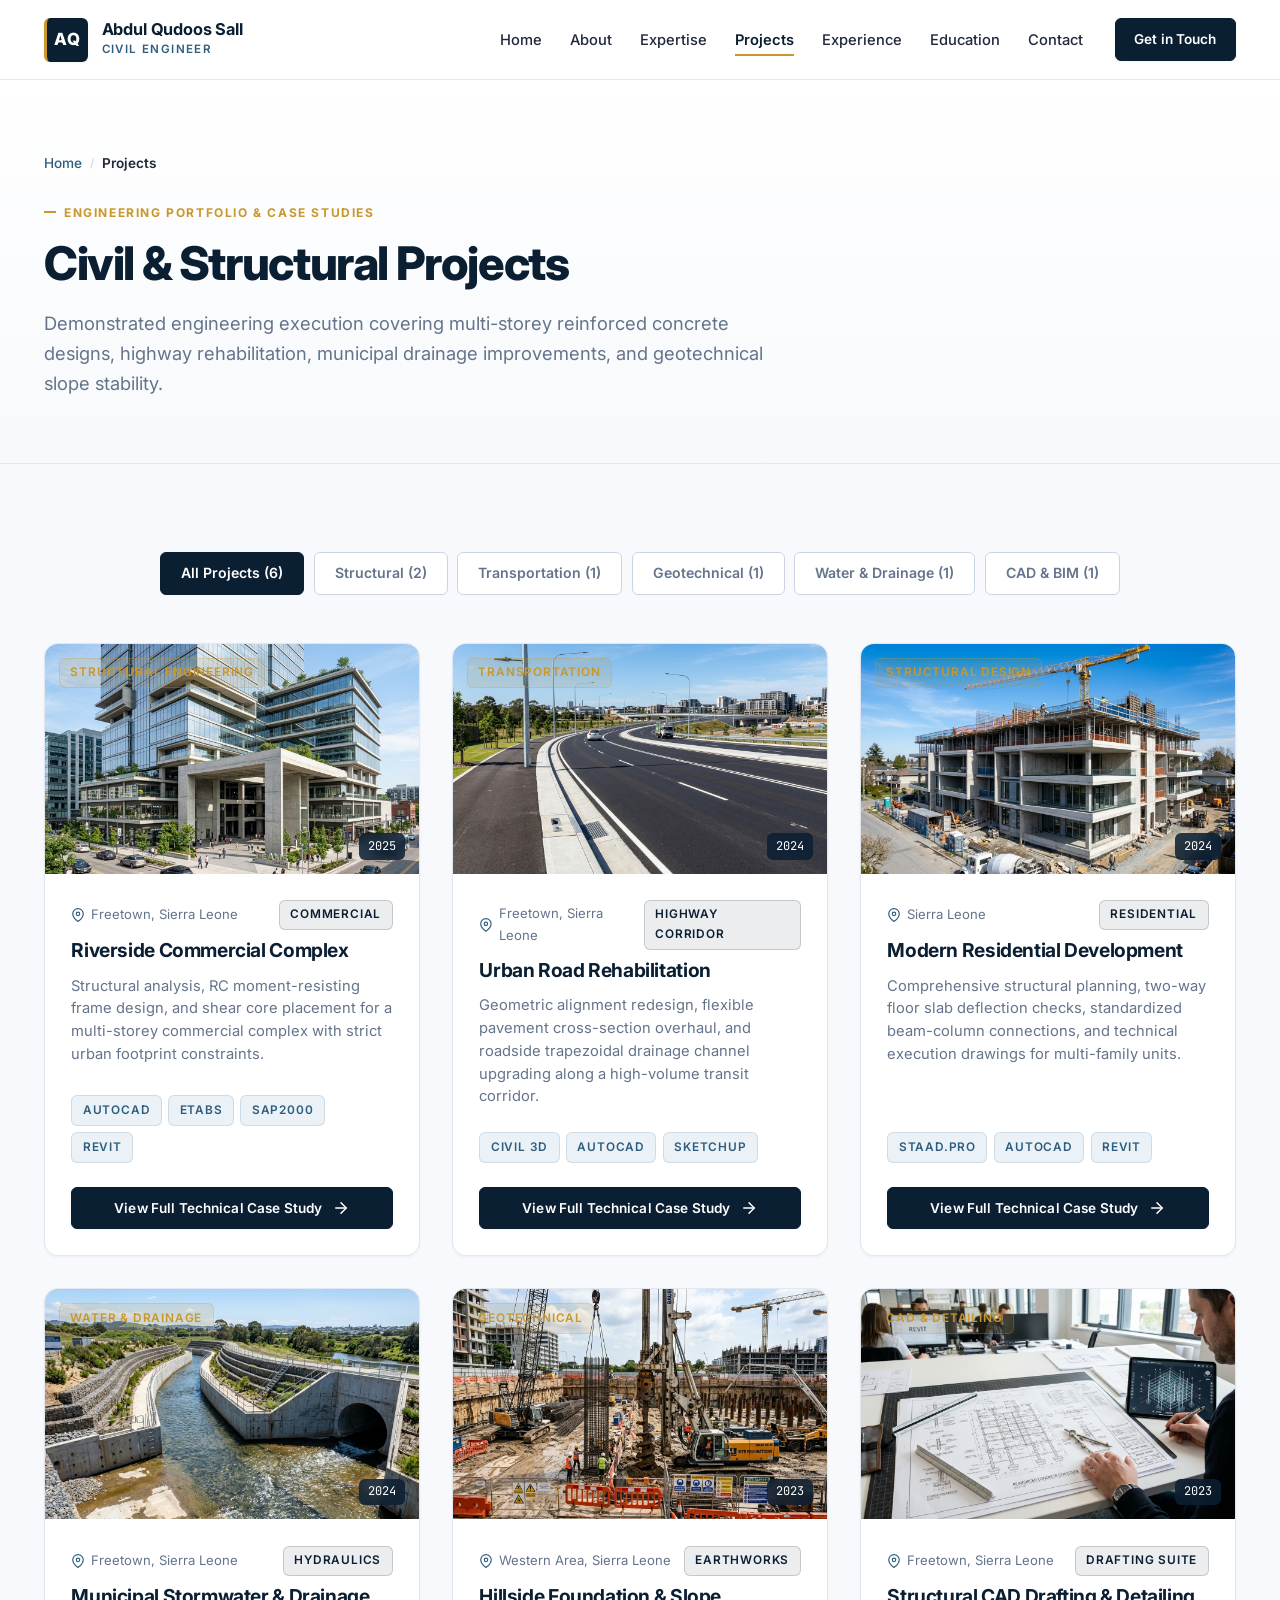
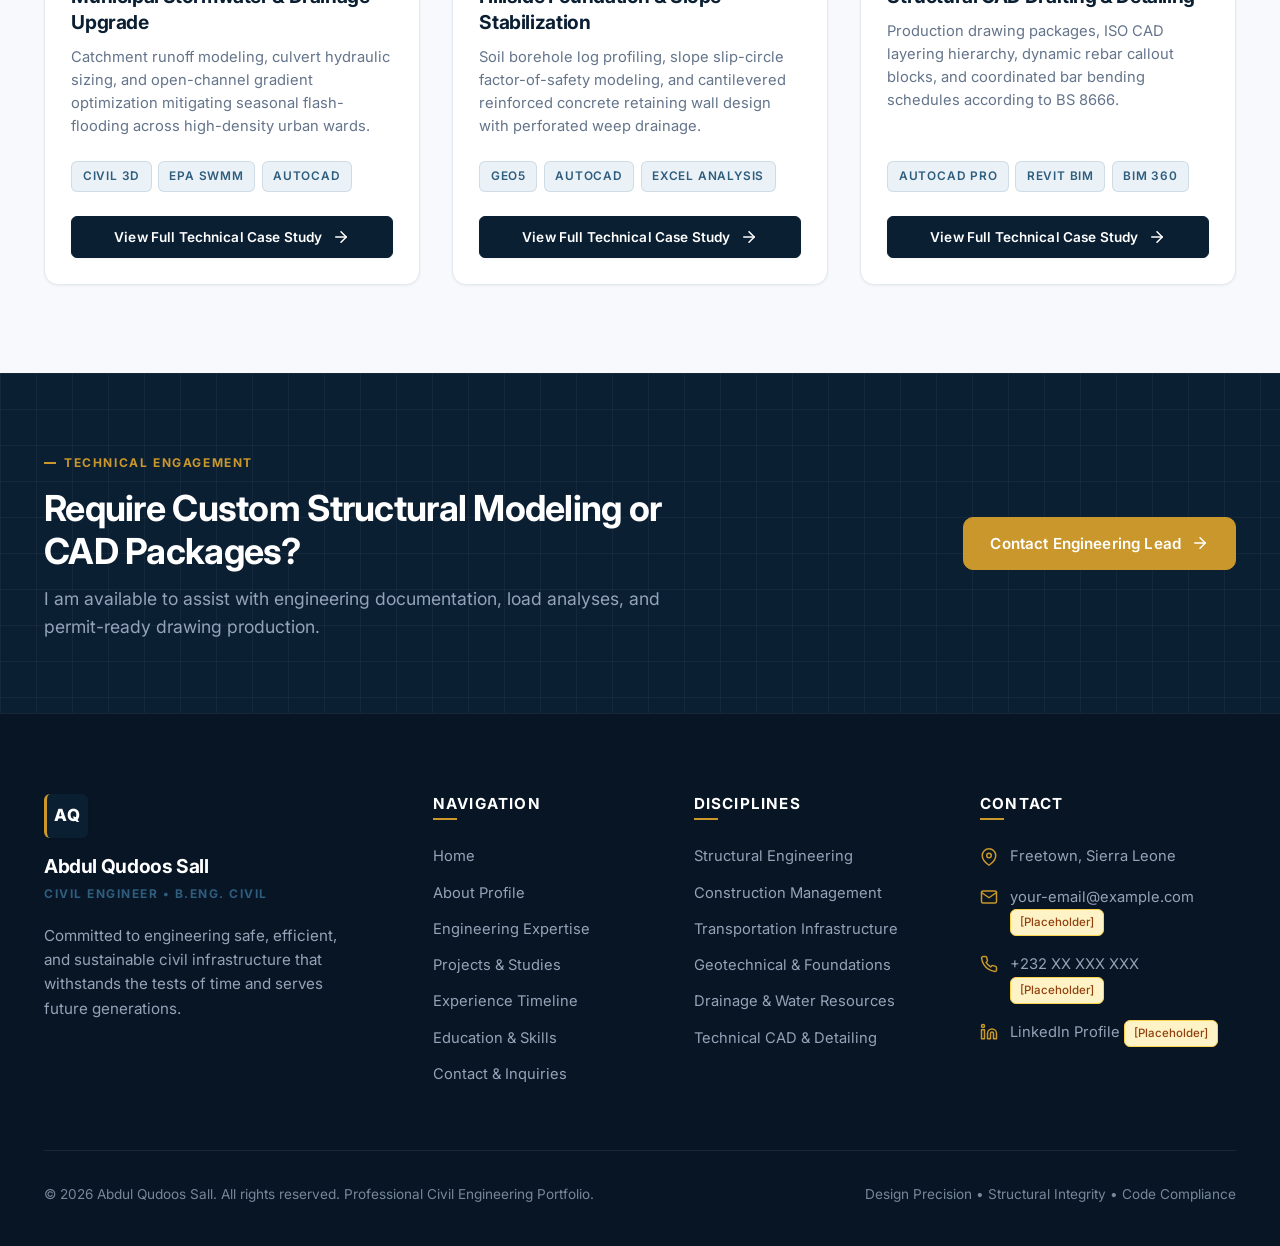
<file: Abdul-Qudoos-Sall/projects.html>
<!DOCTYPE html>
<html lang="en">
<head>
  <meta charset="UTF-8">
  <meta name="viewport" content="width=device-width, initial-scale=1.0">
  <meta http-equiv="X-UA-Compatible" content="ie=edge">
  
  <title>Engineering Projects — Abdul Qudoos Sall | Structural & Civil Case Studies</title>
  <meta name="description" content="Portfolio of civil engineering projects and technical case studies by Abdul Qudoos Sall: commercial structural analysis, road rehabilitation, residential modeling, and municipal drainage.">
  <meta name="keywords" content="Civil Engineering Projects, Structural Design Case Studies, Road Rehabilitation, Freetown Infrastructure, AutoCAD Projects, ETABS Case Study">
  <meta name="author" content="Abdul Qudoos Sall">
  
  <!-- Open Graph -->
  <meta property="og:title" content="Engineering Projects — Abdul Qudoos Sall">
  <meta property="og:description" content="Explore structural designs, transportation alignments, and civil infrastructure case studies.">
  <meta property="og:type" content="website">

  <!-- Google Fonts -->
  <link rel="preconnect" href="https://fonts.googleapis.com">
  <link rel="preconnect" href="https://fonts.gstatic.com" crossorigin>
  <link href="https://fonts.googleapis.com/css2?family=Inter:wght@300;400;500;600;700;800&family=JetBrains+Mono:wght@400;500;600&display=swap" rel="stylesheet">

  <!-- Master Stylesheet -->
  <link rel="stylesheet" href="css/style.css">
</head>
<body>
  <!-- Skip Link -->
  <a href="#main-content" class="skip-link">Skip to main content</a>

  <!-- Global Header -->
  <header class="site-header" id="header">
    <div class="container header-inner">
      <a href="index.html" class="brand-link" aria-label="Abdul Qudoos Sall — Homepage">
        <div class="brand-monogram">AQ</div>
        <div class="brand-text">
          <span class="brand-name">Abdul Qudoos Sall</span>
          <span class="brand-title">Civil Engineer</span>
        </div>
      </a>

      <nav class="main-nav" id="main-nav" aria-label="Main Navigation">
        <ul class="nav-list">
          <li><a href="index.html" class="nav-link">Home</a></li>
          <li><a href="about.html" class="nav-link">About</a></li>
          <li><a href="expertise.html" class="nav-link">Expertise</a></li>
          <li><a href="projects.html" class="nav-link active" aria-current="page">Projects</a></li>
          <li><a href="experience.html" class="nav-link">Experience</a></li>
          <li><a href="education.html" class="nav-link">Education</a></li>
          <li><a href="contact.html" class="nav-link">Contact</a></li>
        </ul>

        <div class="nav-actions">
          <a href="contact.html" class="btn btn-primary btn-sm">Get in Touch</a>
        </div>
      </nav>

      <button class="mobile-toggle" id="mobile-toggle" aria-label="Open navigation menu" aria-expanded="false" aria-controls="main-nav">
        <svg viewBox="0 0 24 24" fill="none" stroke="currentColor" stroke-width="2" stroke-linecap="round" stroke-linejoin="round" aria-hidden="true">
          <line x1="3" y1="12" x2="21" y2="12"></line>
          <line x1="3" y1="6" x2="21" y2="6"></line>
          <line x1="3" y1="18" x2="21" y2="18"></line>
        </svg>
      </button>
    </div>
  </header>

  <!-- Main Content -->
  <main id="main-content">
    <!-- Subpage Hero Banner -->
    <section class="page-hero engineering-grid-bg" aria-labelledby="projects-hero-title">
      <div class="container">
        <nav class="breadcrumb-nav" aria-label="Breadcrumb">
          <a href="index.html">Home</a>
          <span class="breadcrumb-separator">/</span>
          <span class="breadcrumb-current">Projects</span>
        </nav>
        <span class="label-technical gold-text">ENGINEERING PORTFOLIO & CASE STUDIES</span>
        <h1 class="page-hero-title" id="projects-hero-title">Civil & Structural Projects</h1>
        <p class="page-hero-subtitle">
          Demonstrated engineering execution covering multi-storey reinforced concrete designs, highway rehabilitation, municipal drainage improvements, and geotechnical slope stability.
        </p>
      </div>
    </section>

    <!-- Projects Portfolio with Interactive Filter Tabs -->
    <section class="section-padding" aria-label="Projects Filter and Gallery">
      <div class="container">
        <!-- Filter Tabs -->
        <div class="filter-tabs-wrapper reveal-fade" role="tablist" aria-label="Project Disciplines Filter">
          <button type="button" class="filter-btn active" data-filter="all" role="tab" aria-selected="true">
            All Projects (6)
          </button>
          <button type="button" class="filter-btn" data-filter="structural" role="tab" aria-selected="false">
            Structural (2)
          </button>
          <button type="button" class="filter-btn" data-filter="transportation" role="tab" aria-selected="false">
            Transportation (1)
          </button>
          <button type="button" class="filter-btn" data-filter="geotechnical" role="tab" aria-selected="false">
            Geotechnical (1)
          </button>
          <button type="button" class="filter-btn" data-filter="water" role="tab" aria-selected="false">
            Water & Drainage (1)
          </button>
          <button type="button" class="filter-btn" data-filter="cad" role="tab" aria-selected="false">
            CAD & BIM (1)
          </button>
        </div>

        <!-- Projects Grid -->
        <div class="projects-grid" id="projects-container">
          <!-- Project 1: Riverside Commercial Complex -->
          <article class="card project-card project-item reveal-fade" data-category="structural">
            <div class="project-card-image-wrap">
              <span class="badge badge-gold project-card-badge">Structural Engineering</span>
              <span class="project-card-year">2025</span>
              <img 
                src="images/projects/project-commercial.jpg" 
                alt="Riverside Commercial Complex structural frame" 
                loading="lazy"
                width="400" 
                height="230"
              >
            </div>
            <div class="project-card-content">
              <div class="project-meta-line">
                <span class="project-location">
                  <svg viewBox="0 0 24 24" fill="none" stroke="currentColor" stroke-width="2" stroke-linecap="round" stroke-linejoin="round" aria-hidden="true">
                    <path d="M21 10c0 7-9 13-9 13s-9-6-9-13a9 9 0 0 1 18 0z"></path>
                    <circle cx="12" cy="10" r="3"></circle>
                  </svg>
                  Freetown, Sierra Leone
                </span>
                <span class="badge badge-navy">Commercial</span>
              </div>
              <h3>Riverside Commercial Complex</h3>
              <p>Structural analysis, RC moment-resisting frame design, and shear core placement for a multi-storey commercial complex with strict urban footprint constraints.</p>
              <div style="display: flex; gap: 0.4rem; flex-wrap: wrap; margin-bottom: 1.5rem;">
                <span class="badge">AutoCAD</span>
                <span class="badge">ETABS</span>
                <span class="badge">SAP2000</span>
                <span class="badge">Revit</span>
              </div>
              <button type="button" class="btn btn-primary btn-sm" data-case-study-trigger="riverside-commercial">
                View Full Technical Case Study
                <svg viewBox="0 0 24 24" fill="none" stroke="currentColor" stroke-width="2" stroke-linecap="round" stroke-linejoin="round" aria-hidden="true">
                  <line x1="5" y1="12" x2="19" y2="12"></line>
                  <polyline points="12 5 19 12 12 19"></polyline>
                </svg>
              </button>
            </div>
          </article>

          <!-- Project 2: Urban Road Rehabilitation -->
          <article class="card project-card project-item reveal-fade" data-category="transportation">
            <div class="project-card-image-wrap">
              <span class="badge badge-gold project-card-badge">Transportation</span>
              <span class="project-card-year">2024</span>
              <img 
                src="images/projects/project-transportation.jpg" 
                alt="Urban Road Rehabilitation and drainage works" 
                loading="lazy"
                width="400" 
                height="230"
              >
            </div>
            <div class="project-card-content">
              <div class="project-meta-line">
                <span class="project-location">
                  <svg viewBox="0 0 24 24" fill="none" stroke="currentColor" stroke-width="2" stroke-linecap="round" stroke-linejoin="round" aria-hidden="true">
                    <path d="M21 10c0 7-9 13-9 13s-9-6-9-13a9 9 0 0 1 18 0z"></path>
                    <circle cx="12" cy="10" r="3"></circle>
                  </svg>
                  Freetown, Sierra Leone
                </span>
                <span class="badge badge-navy">Highway Corridor</span>
              </div>
              <h3>Urban Road Rehabilitation</h3>
              <p>Geometric alignment redesign, flexible pavement cross-section overhaul, and roadside trapezoidal drainage channel upgrading along a high-volume transit corridor.</p>
              <div style="display: flex; gap: 0.4rem; flex-wrap: wrap; margin-bottom: 1.5rem;">
                <span class="badge">Civil 3D</span>
                <span class="badge">AutoCAD</span>
                <span class="badge">SketchUp</span>
              </div>
              <button type="button" class="btn btn-primary btn-sm" data-case-study-trigger="urban-road">
                View Full Technical Case Study
                <svg viewBox="0 0 24 24" fill="none" stroke="currentColor" stroke-width="2" stroke-linecap="round" stroke-linejoin="round" aria-hidden="true">
                  <line x1="5" y1="12" x2="19" y2="12"></line>
                  <polyline points="12 5 19 12 12 19"></polyline>
                </svg>
              </button>
            </div>
          </article>

          <!-- Project 3: Modern Residential Development -->
          <article class="card project-card project-item reveal-fade" data-category="structural">
            <div class="project-card-image-wrap">
              <span class="badge badge-gold project-card-badge">Structural Design</span>
              <span class="project-card-year">2024</span>
              <img 
                src="images/projects/project-residential.jpg" 
                alt="Modern Residential structural framing" 
                loading="lazy"
                width="400" 
                height="230"
              >
            </div>
            <div class="project-card-content">
              <div class="project-meta-line">
                <span class="project-location">
                  <svg viewBox="0 0 24 24" fill="none" stroke="currentColor" stroke-width="2" stroke-linecap="round" stroke-linejoin="round" aria-hidden="true">
                    <path d="M21 10c0 7-9 13-9 13s-9-6-9-13a9 9 0 0 1 18 0z"></path>
                    <circle cx="12" cy="10" r="3"></circle>
                  </svg>
                  Sierra Leone
                </span>
                <span class="badge badge-navy">Residential</span>
              </div>
              <h3>Modern Residential Development</h3>
              <p>Comprehensive structural planning, two-way floor slab deflection checks, standardized beam-column connections, and technical execution drawings for multi-family units.</p>
              <div style="display: flex; gap: 0.4rem; flex-wrap: wrap; margin-bottom: 1.5rem;">
                <span class="badge">STAAD.Pro</span>
                <span class="badge">AutoCAD</span>
                <span class="badge">Revit</span>
              </div>
              <button type="button" class="btn btn-primary btn-sm" data-case-study-trigger="modern-residential">
                View Full Technical Case Study
                <svg viewBox="0 0 24 24" fill="none" stroke="currentColor" stroke-width="2" stroke-linecap="round" stroke-linejoin="round" aria-hidden="true">
                  <line x1="5" y1="12" x2="19" y2="12"></line>
                  <polyline points="12 5 19 12 12 19"></polyline>
                </svg>
              </button>
            </div>
          </article>

          <!-- Project 4: Municipal Stormwater & Drainage Upgrade -->
          <article class="card project-card project-item reveal-fade" data-category="water">
            <div class="project-card-image-wrap">
              <span class="badge badge-gold project-card-badge">Water & Drainage</span>
              <span class="project-card-year">2024</span>
              <img 
                src="images/projects/project-drainage.jpg" 
                alt="Municipal stormwater drainage upgrade" 
                loading="lazy"
                width="400" 
                height="230"
              >
            </div>
            <div class="project-card-content">
              <div class="project-meta-line">
                <span class="project-location">
                  <svg viewBox="0 0 24 24" fill="none" stroke="currentColor" stroke-width="2" stroke-linecap="round" stroke-linejoin="round" aria-hidden="true">
                    <path d="M21 10c0 7-9 13-9 13s-9-6-9-13a9 9 0 0 1 18 0z"></path>
                    <circle cx="12" cy="10" r="3"></circle>
                  </svg>
                  Freetown, Sierra Leone
                </span>
                <span class="badge badge-navy">Hydraulics</span>
              </div>
              <h3>Municipal Stormwater & Drainage Upgrade</h3>
              <p>Catchment runoff modeling, culvert hydraulic sizing, and open-channel gradient optimization mitigating seasonal flash-flooding across high-density urban wards.</p>
              <div style="display: flex; gap: 0.4rem; flex-wrap: wrap; margin-bottom: 1.5rem;">
                <span class="badge">Civil 3D</span>
                <span class="badge">EPA SWMM</span>
                <span class="badge">AutoCAD</span>
              </div>
              <button type="button" class="btn btn-primary btn-sm" data-case-study-trigger="stormwater-drainage">
                View Full Technical Case Study
                <svg viewBox="0 0 24 24" fill="none" stroke="currentColor" stroke-width="2" stroke-linecap="round" stroke-linejoin="round" aria-hidden="true">
                  <line x1="5" y1="12" x2="19" y2="12"></line>
                  <polyline points="12 5 19 12 12 19"></polyline>
                </svg>
              </button>
            </div>
          </article>

          <!-- Project 5: Hillside Foundation & Slope Stabilization -->
          <article class="card project-card project-item reveal-fade" data-category="geotechnical">
            <div class="project-card-image-wrap">
              <span class="badge badge-gold project-card-badge">Geotechnical</span>
              <span class="project-card-year">2023</span>
              <img 
                src="images/projects/project-geotechnical.jpg" 
                alt="Hillside slope stabilization and retaining structures" 
                loading="lazy"
                width="400" 
                height="230"
              >
            </div>
            <div class="project-card-content">
              <div class="project-meta-line">
                <span class="project-location">
                  <svg viewBox="0 0 24 24" fill="none" stroke="currentColor" stroke-width="2" stroke-linecap="round" stroke-linejoin="round" aria-hidden="true">
                    <path d="M21 10c0 7-9 13-9 13s-9-6-9-13a9 9 0 0 1 18 0z"></path>
                    <circle cx="12" cy="10" r="3"></circle>
                  </svg>
                  Western Area, Sierra Leone
                </span>
                <span class="badge badge-navy">Earthworks</span>
              </div>
              <h3>Hillside Foundation & Slope Stabilization</h3>
              <p>Soil borehole log profiling, slope slip-circle factor-of-safety modeling, and cantilevered reinforced concrete retaining wall design with perforated weep drainage.</p>
              <div style="display: flex; gap: 0.4rem; flex-wrap: wrap; margin-bottom: 1.5rem;">
                <span class="badge">GEO5</span>
                <span class="badge">AutoCAD</span>
                <span class="badge">Excel Analysis</span>
              </div>
              <button type="button" class="btn btn-primary btn-sm" data-case-study-trigger="geotechnical-slope">
                View Full Technical Case Study
                <svg viewBox="0 0 24 24" fill="none" stroke="currentColor" stroke-width="2" stroke-linecap="round" stroke-linejoin="round" aria-hidden="true">
                  <line x1="5" y1="12" x2="19" y2="12"></line>
                  <polyline points="12 5 19 12 12 19"></polyline>
                </svg>
              </button>
            </div>
          </article>

          <!-- Project 6: Structural CAD Drafting & Detailing -->
          <article class="card project-card project-item reveal-fade" data-category="cad">
            <div class="project-card-image-wrap">
              <span class="badge badge-gold project-card-badge">CAD & Detailing</span>
              <span class="project-card-year">2023</span>
              <img 
                src="images/projects/project-drafting.jpg" 
                alt="Technical CAD drafting and structural detailing" 
                loading="lazy"
                width="400" 
                height="230"
              >
            </div>
            <div class="project-card-content">
              <div class="project-meta-line">
                <span class="project-location">
                  <svg viewBox="0 0 24 24" fill="none" stroke="currentColor" stroke-width="2" stroke-linecap="round" stroke-linejoin="round" aria-hidden="true">
                    <path d="M21 10c0 7-9 13-9 13s-9-6-9-13a9 9 0 0 1 18 0z"></path>
                    <circle cx="12" cy="10" r="3"></circle>
                  </svg>
                  Freetown, Sierra Leone
                </span>
                <span class="badge badge-navy">Drafting Suite</span>
              </div>
              <h3>Structural CAD Drafting & Detailing</h3>
              <p>Production drawing packages, ISO CAD layering hierarchy, dynamic rebar callout blocks, and coordinated bar bending schedules according to BS 8666.</p>
              <div style="display: flex; gap: 0.4rem; flex-wrap: wrap; margin-bottom: 1.5rem;">
                <span class="badge">AutoCAD Pro</span>
                <span class="badge">Revit BIM</span>
                <span class="badge">BIM 360</span>
              </div>
              <button type="button" class="btn btn-primary btn-sm" data-case-study-trigger="cad-drafting-bim">
                View Full Technical Case Study
                <svg viewBox="0 0 24 24" fill="none" stroke="currentColor" stroke-width="2" stroke-linecap="round" stroke-linejoin="round" aria-hidden="true">
                  <line x1="5" y1="12" x2="19" y2="12"></line>
                  <polyline points="12 5 19 12 12 19"></polyline>
                </svg>
              </button>
            </div>
          </article>
        </div>
      </div>
    </section>

    <!-- Call to Action Banner -->
    <section class="cta-banner engineering-grid-navy" aria-labelledby="projects-cta-heading">
      <div class="container">
        <div class="cta-banner-inner reveal-fade" style="display: flex; justify-content: space-between; align-items: center; flex-wrap: wrap; gap: 2rem;">
          <div style="max-width: 650px;">
            <span class="label-technical gold-text">Technical Engagement</span>
            <h2 id="projects-cta-heading" style="color: var(--color-text-white); margin-bottom: 0.75rem;">Require Custom Structural Modeling or CAD Packages?</h2>
            <p>I am available to assist with engineering documentation, load analyses, and permit-ready drawing production.</p>
          </div>
          <div>
            <a href="contact.html" class="btn btn-accent">
              Contact Engineering Lead
              <svg viewBox="0 0 24 24" fill="none" stroke="currentColor" stroke-width="2" stroke-linecap="round" stroke-linejoin="round" aria-hidden="true">
                <line x1="5" y1="12" x2="19" y2="12"></line>
                <polyline points="12 5 19 12 12 19"></polyline>
              </svg>
            </a>
          </div>
        </div>
      </div>
    </section>
  </main>

  <!-- Global Footer -->
  <footer class="site-footer">
    <div class="container">
      <div class="footer-top">
        <div class="footer-brand">
          <div class="brand-monogram">AQ</div>
          <h3>Abdul Qudoos Sall</h3>
          <div class="footer-role">Civil Engineer • B.Eng. Civil</div>
          <p class="footer-statement">
            Committed to engineering safe, efficient, and sustainable civil infrastructure that withstands the tests of time and serves future generations.
          </p>
        </div>

        <div class="footer-col">
          <h4 class="footer-col-title">Navigation</h4>
          <div class="footer-links">
            <a href="index.html" class="footer-link">Home</a>
            <a href="about.html" class="footer-link">About Profile</a>
            <a href="expertise.html" class="footer-link">Engineering Expertise</a>
            <a href="projects.html" class="footer-link">Projects & Studies</a>
            <a href="experience.html" class="footer-link">Experience Timeline</a>
            <a href="education.html" class="footer-link">Education & Skills</a>
            <a href="contact.html" class="footer-link">Contact & Inquiries</a>
          </div>
        </div>

        <div class="footer-col">
          <h4 class="footer-col-title">Disciplines</h4>
          <div class="footer-links">
            <a href="expertise.html#structural" class="footer-link">Structural Engineering</a>
            <a href="expertise.html#construction" class="footer-link">Construction Management</a>
            <a href="expertise.html#transportation" class="footer-link">Transportation Infrastructure</a>
            <a href="expertise.html#geotechnical" class="footer-link">Geotechnical & Foundations</a>
            <a href="expertise.html#water" class="footer-link">Drainage & Water Resources</a>
            <a href="expertise.html#cad" class="footer-link">Technical CAD & Detailing</a>
          </div>
        </div>

        <div class="footer-col">
          <h4 class="footer-col-title">Contact</h4>
          <div class="footer-contact-item">
            <svg viewBox="0 0 24 24" fill="none" stroke="currentColor" stroke-width="2" stroke-linecap="round" stroke-linejoin="round" aria-hidden="true">
              <path d="M21 10c0 7-9 13-9 13s-9-6-9-13a9 9 0 0 1 18 0z"></path>
              <circle cx="12" cy="10" r="3"></circle>
            </svg>
            <span>Freetown, Sierra Leone</span>
          </div>

          <div class="footer-contact-item">
            <svg viewBox="0 0 24 24" fill="none" stroke="currentColor" stroke-width="2" stroke-linecap="round" stroke-linejoin="round" aria-hidden="true">
              <path d="M4 4h16c1.1 0 2 .9 2 2v12c0 1.1-.9 2-2 2H4c-1.1 0-2-.9-2-2V6c0-1.1.9-2 2-2z"></path>
              <polyline points="22,6 12,13 2,6"></polyline>
            </svg>
            <span><a href="mailto:your-email@example.com">your-email@example.com</a> <span class="placeholder-tag">[Placeholder]</span></span>
          </div>

          <div class="footer-contact-item">
            <svg viewBox="0 0 24 24" fill="none" stroke="currentColor" stroke-width="2" stroke-linecap="round" stroke-linejoin="round" aria-hidden="true">
              <path d="M22 16.92v3a2 2 0 0 1-2.18 2 19.79 19.79 0 0 1-8.63-3.07 19.5 19.5 0 0 1-6-6 19.79 19.79 0 0 1-3.07-8.67A2 2 0 0 1 4.11 2h3a2 2 0 0 1 2 1.72 12.84 12.84 0 0 0 .7 2.81 2 2 0 0 1-.45 2.11L8.09 9.91a16 16 0 0 0 6 6l1.27-1.27a2 2 0 0 1 2.11-.45 12.84 12.84 0 0 0 2.81.7A2 2 0 0 1 22 16.92z"></path>
            </svg>
            <span>+232 XX XXX XXX <span class="placeholder-tag">[Placeholder]</span></span>
          </div>

          <div class="footer-contact-item">
            <svg viewBox="0 0 24 24" fill="none" stroke="currentColor" stroke-width="2" stroke-linecap="round" stroke-linejoin="round" aria-hidden="true">
              <path d="M16 8a6 6 0 0 1 6 6v7h-4v-7a2 2 0 0 0-2-2 2 2 0 0 0-2 2v7h-4v-7a6 6 0 0 1 6-6z"></path>
              <rect x="2" y="9" width="4" height="12"></rect>
              <circle cx="4" cy="4" r="2"></circle>
            </svg>
            <span><a href="https://linkedin.com/in/your-profile" target="_blank" rel="noopener noreferrer">LinkedIn Profile</a> <span class="placeholder-tag">[Placeholder]</span></span>
          </div>
        </div>
      </div>

      <div class="footer-bottom">
        <div>
          &copy; 2026 Abdul Qudoos Sall. All rights reserved. Professional Civil Engineering Portfolio.
        </div>
        <div>
          Design Precision • Structural Integrity • Code Compliance
        </div>
      </div>
    </div>
  </footer>

  <!-- Project Case Study Modal Viewer -->
  <div id="case-study-modal" class="modal-backdrop" role="dialog" aria-modal="true" tabindex="-1" aria-label="Project Case Study Detail">
    <div class="modal-container">
      <button class="modal-close-btn" aria-label="Close case study details">
        <svg viewBox="0 0 24 24" fill="none" stroke="currentColor" stroke-width="2" stroke-linecap="round" stroke-linejoin="round" aria-hidden="true">
          <line x1="18" y1="6" x2="6" y2="18"></line>
          <line x1="6" y1="6" x2="18" y2="18"></line>
        </svg>
      </button>
      <div class="modal-body">
        <!-- Content injected via js/script.js -->
      </div>
    </div>
  </div>

  <!-- Vanilla JavaScript -->
  <script src="js/script.js" defer></script>
</body>
</html>
</file>
<file: Abdul-Qudoos-Sall/css/style.css>
/* ==========================================================================
   ABDUL QUDOOS SALL — PROFESSIONAL CIVIL ENGINEER PORTFOLIO
   Design System & Master Stylesheet
   Pure CSS3 — Modern, Architectural, Clean, Technical Precision
   ========================================================================== */

/* --- 1. CSS Custom Properties (Design Tokens) --- */
:root {
  /* Color Palette */
  --color-primary-navy: #0B1F33;
  --color-navy-dark: #071524;
  --color-navy-light: #153250;
  --color-secondary-steel: #2F5D7E;
  --color-steel-light: #4A7A9E;
  --color-steel-subtle: #EBF2F7;
  
  --color-bg-offwhite: #F7F9FC;
  --color-bg-white: #FFFFFF;
  --color-bg-alt: #EFF3F8;
  
  --color-text-dark: #1E293B;
  --color-text-muted: #64748B;
  --color-text-light: #94A3B8;
  --color-text-white: #FFFFFF;
  
  /* Accent: Used VERY Sparingly */
  --color-accent-gold: #C9972B;
  --color-gold-hover: #B58420;
  --color-gold-subtle: rgba(201, 151, 43, 0.12);

  /* Functional / Validation */
  --color-success: #15803D;
  --color-success-bg: #DCFCE7;
  --color-error: #B91C1C;
  --color-error-bg: #FEE2E2;

  /* Borders & Dividers */
  --border-light: #E2E8F0;
  --border-medium: #CBD5E1;
  --border-navy: rgba(11, 31, 51, 0.15);

  /* Shadows (Sophisticated & Soft) */
  --shadow-sm: 0 1px 3px rgba(11, 31, 51, 0.05);
  --shadow-md: 0 4px 16px rgba(11, 31, 51, 0.06), 0 1px 2px rgba(11, 31, 51, 0.04);
  --shadow-lg: 0 12px 32px rgba(11, 31, 51, 0.09), 0 2px 6px rgba(11, 31, 51, 0.04);
  --shadow-hover: 0 16px 40px rgba(11, 31, 51, 0.12), 0 4px 8px rgba(11, 31, 51, 0.06);

  /* Border Radii */
  --radius-sm: 6px;
  --radius-md: 10px;
  --radius-lg: 14px;
  --radius-xl: 18px;

  /* Typography */
  --font-main: 'Inter', -apple-system, BlinkMacSystemFont, 'Segoe UI', Roboto, Helvetica, Arial, sans-serif;
  --font-mono: 'JetBrains Mono', 'SFMono-Regular', Consolas, 'Liberation Mono', Menlo, monospace;

  /* Transitions */
  --transition-fast: 0.18s cubic-bezier(0.16, 1, 0.3, 1);
  --transition-smooth: 0.28s cubic-bezier(0.16, 1, 0.3, 1);
  --transition-slow: 0.45s cubic-bezier(0.16, 1, 0.3, 1);

  /* Layout */
  --container-max-width: 1240px;
  --header-height: 80px;
}

/* --- 2. CSS Reset & Base Rules --- */
*, *::before, *::after {
  box-sizing: border-box;
  margin: 0;
  padding: 0;
}

html {
  font-size: 16px;
  scroll-behavior: smooth;
  -webkit-font-smoothing: antialiased;
  -moz-osx-font-smoothing: grayscale;
}

body {
  font-family: var(--font-main);
  background-color: var(--color-bg-offwhite);
  color: var(--color-text-dark);
  line-height: 1.65;
  font-weight: 400;
  overflow-x: hidden;
  display: flex;
  flex-direction: column;
  min-height: 100vh;
}

img {
  max-width: 100%;
  height: auto;
  display: block;
}

a {
  color: inherit;
  text-decoration: none;
  transition: color var(--transition-fast), border-color var(--transition-fast), opacity var(--transition-fast);
}

button, input, textarea, select {
  font: inherit;
}

ul, ol {
  list-style: none;
}

/* --- 3. Typography Hierarchy --- */
h1, h2, h3, h4, h5, h6 {
  color: var(--color-primary-navy);
  font-weight: 700;
  line-height: 1.25;
  letter-spacing: -0.02em;
}

h1 {
  font-size: clamp(2.2rem, 4.2vw, 3.4rem);
  letter-spacing: -0.03em;
  line-height: 1.15;
}

h2 {
  font-size: clamp(1.8rem, 3vw, 2.4rem);
  line-height: 1.2;
}

h3 {
  font-size: 1.35rem;
  line-height: 1.35;
}

h4 {
  font-size: 1.15rem;
}

p {
  color: var(--color-text-dark);
  margin-bottom: 1rem;
}

p:last-child {
  margin-bottom: 0;
}

.text-muted {
  color: var(--color-text-muted);
}

/* Small uppercase label for engineering metadata & overlines */
.label-technical {
  display: inline-flex;
  align-items: center;
  gap: 0.5rem;
  font-size: 0.75rem;
  font-weight: 700;
  text-transform: uppercase;
  letter-spacing: 1.6px;
  color: var(--color-secondary-steel);
  margin-bottom: 0.85rem;
}

.label-technical::before {
  content: '';
  display: inline-block;
  width: 12px;
  height: 2px;
  background-color: var(--color-accent-gold);
}

.label-technical.gold-text {
  color: var(--color-accent-gold);
}

.label-technical.gold-text::before {
  background-color: var(--color-accent-gold);
}

/* --- 4. Layout Container & Section Utilities --- */
.container {
  width: 100%;
  max-width: var(--container-max-width);
  margin-left: auto;
  margin-right: auto;
  padding-left: 1.5rem;
  padding-right: 1.5rem;
}

.section-padding {
  padding-top: 5.5rem;
  padding-bottom: 5.5rem;
}

.section-padding-sm {
  padding-top: 3.5rem;
  padding-bottom: 3.5rem;
}

.section-header {
  margin-bottom: 3.5rem;
}

.section-header.text-center {
  text-align: center;
  max-width: 720px;
  margin-left: auto;
  margin-right: auto;
}

.section-header h2 {
  margin-top: 0.4rem;
  margin-bottom: 1rem;
}

.section-header p {
  font-size: 1.1rem;
  color: var(--color-text-muted);
  line-height: 1.6;
}

/* Technical Subtle Grid Accents */
.engineering-grid-bg {
  background-image: 
    linear-gradient(to right, rgba(11, 31, 51, 0.04) 1px, transparent 1px),
    linear-gradient(to bottom, rgba(11, 31, 51, 0.04) 1px, transparent 1px);
  background-size: 32px 32px;
}

.engineering-grid-navy {
  background-color: var(--color-primary-navy);
  background-image: 
    linear-gradient(to right, rgba(255, 255, 255, 0.04) 1px, transparent 1px),
    linear-gradient(to bottom, rgba(255, 255, 255, 0.04) 1px, transparent 1px);
  background-size: 36px 36px;
  color: var(--color-text-white);
}

/* --- 5. Buttons & Links --- */
.btn {
  display: inline-flex;
  align-items: center;
  justify-content: center;
  gap: 0.6rem;
  font-weight: 600;
  font-size: 0.95rem;
  padding: 0.82rem 1.65rem;
  border-radius: var(--radius-md);
  border: 1px solid transparent;
  cursor: pointer;
  transition: all var(--transition-smooth);
  text-decoration: none;
  white-space: nowrap;
  letter-spacing: 0.01em;
}

.btn svg {
  width: 18px;
  height: 18px;
  transition: transform var(--transition-fast);
}

.btn:hover svg {
  transform: translateX(3px);
}

.btn-primary {
  background-color: var(--color-primary-navy);
  color: var(--color-text-white);
  border-color: var(--color-primary-navy);
  box-shadow: var(--shadow-sm);
}

.btn-primary:hover {
  background-color: var(--color-secondary-steel);
  border-color: var(--color-secondary-steel);
  color: var(--color-text-white);
  box-shadow: var(--shadow-md);
  transform: translateY(-2px);
}

.btn-secondary {
  background-color: var(--color-bg-white);
  color: var(--color-primary-navy);
  border-color: var(--border-medium);
}

.btn-secondary:hover {
  border-color: var(--color-primary-navy);
  background-color: var(--color-bg-offwhite);
  color: var(--color-primary-navy);
  transform: translateY(-2px);
}

.btn-outline-white {
  background-color: transparent;
  color: var(--color-text-white);
  border-color: rgba(255, 255, 255, 0.35);
}

.btn-outline-white:hover {
  background-color: var(--color-text-white);
  color: var(--color-primary-navy);
  border-color: var(--color-text-white);
  transform: translateY(-2px);
}

.btn-accent {
  background-color: var(--color-accent-gold);
  color: var(--color-text-white);
  border-color: var(--color-accent-gold);
}

.btn-accent:hover {
  background-color: var(--color-gold-hover);
  border-color: var(--color-gold-hover);
  transform: translateY(-2px);
}

.btn-sm {
  padding: 0.55rem 1.15rem;
  font-size: 0.85rem;
  border-radius: var(--radius-sm);
}

.link-arrow {
  display: inline-flex;
  align-items: center;
  gap: 0.45rem;
  font-weight: 600;
  font-size: 0.92rem;
  color: var(--color-secondary-steel);
}

.link-arrow svg {
  width: 16px;
  height: 16px;
  transition: transform var(--transition-fast);
}

.link-arrow:hover {
  color: var(--color-primary-navy);
}

.link-arrow:hover svg {
  transform: translateX(4px);
}

/* Badge tags */
.badge {
  display: inline-flex;
  align-items: center;
  padding: 0.28rem 0.65rem;
  font-size: 0.74rem;
  font-weight: 600;
  text-transform: uppercase;
  letter-spacing: 0.8px;
  border-radius: var(--radius-sm);
  background-color: var(--color-steel-subtle);
  color: var(--color-secondary-steel);
  border: 1px solid rgba(47, 93, 126, 0.15);
}

.badge-gold {
  background-color: var(--color-gold-subtle);
  color: var(--color-accent-gold);
  border-color: rgba(201, 151, 43, 0.25);
}

.badge-navy {
  background-color: rgba(11, 31, 51, 0.08);
  color: var(--color-primary-navy);
  border-color: rgba(11, 31, 51, 0.18);
}

/* Placeholder Note Badge */
.placeholder-tag {
  display: inline-flex;
  align-items: center;
  gap: 0.35rem;
  font-size: 0.72rem;
  font-weight: 500;
  background: #FEF3C7;
  color: #92400E;
  padding: 0.2rem 0.55rem;
  border-radius: var(--radius-sm);
  border: 1px solid #FCD34D;
}

/* --- 6. Global Header & Navigation --- */
.site-header {
  position: sticky;
  top: 0;
  left: 0;
  right: 0;
  z-index: 1000;
  background-color: var(--color-bg-white);
  border-bottom: 1px solid var(--border-light);
  height: var(--header-height);
  transition: all var(--transition-smooth);
}

.site-header.nav-scrolled {
  box-shadow: 0 4px 20px rgba(11, 31, 51, 0.08);
  background-color: rgba(255, 255, 255, 0.96);
  backdrop-filter: blur(10px);
  height: 72px;
}

.header-inner {
  display: flex;
  align-items: center;
  justify-content: space-between;
  height: 100%;
}

/* Brand Logo Layout */
.brand-link {
  display: flex;
  align-items: center;
  gap: 0.85rem;
  text-decoration: none;
}

.brand-monogram {
  width: 44px;
  height: 44px;
  background-color: var(--color-primary-navy);
  color: var(--color-text-white);
  display: flex;
  align-items: center;
  justify-content: center;
  font-weight: 800;
  font-size: 1.05rem;
  letter-spacing: 0.05em;
  border-radius: var(--radius-sm);
  border-left: 3px solid var(--color-accent-gold);
  flex-shrink: 0;
  box-shadow: var(--shadow-sm);
}

.brand-text {
  display: flex;
  flex-direction: column;
}

.brand-name {
  font-size: 1.02rem;
  font-weight: 700;
  color: var(--color-primary-navy);
  letter-spacing: -0.01em;
  line-height: 1.2;
}

.brand-title {
  font-size: 0.72rem;
  font-weight: 600;
  text-transform: uppercase;
  letter-spacing: 1.4px;
  color: var(--color-secondary-steel);
}

/* Nav Menu */
.main-nav {
  display: flex;
  align-items: center;
}

.nav-list {
  display: flex;
  align-items: center;
  gap: 1.75rem;
}

.nav-link {
  font-size: 0.92rem;
  font-weight: 500;
  color: var(--color-text-dark);
  position: relative;
  padding: 0.45rem 0;
  transition: color var(--transition-fast);
}

.nav-link::after {
  content: '';
  position: absolute;
  bottom: 0;
  left: 0;
  width: 0;
  height: 2px;
  background-color: var(--color-accent-gold);
  transition: width var(--transition-fast);
}

.nav-link:hover {
  color: var(--color-primary-navy);
}

.nav-link:hover::after {
  width: 100%;
}

.nav-link.active {
  color: var(--color-primary-navy);
  font-weight: 600;
}

.nav-link.active::after {
  width: 100%;
  background-color: var(--color-accent-gold);
}

.nav-actions {
  display: flex;
  align-items: center;
  margin-left: 2rem;
}

/* Mobile Hamburger Toggle */
.mobile-toggle {
  display: none;
  background: transparent;
  border: 1px solid var(--border-medium);
  border-radius: var(--radius-sm);
  padding: 0.55rem;
  cursor: pointer;
  color: var(--color-primary-navy);
}

.mobile-toggle svg {
  width: 24px;
  height: 24px;
  display: block;
}

/* --- 7. Hero Section (Home Page) --- */
.hero-section {
  position: relative;
  padding-top: 4.5rem;
  padding-bottom: 5.5rem;
  background: linear-gradient(175deg, #FFFFFF 0%, var(--color-bg-offwhite) 100%);
  border-bottom: 1px solid var(--border-light);
  overflow: hidden;
}

.hero-grid {
  display: grid;
  grid-template-columns: 1.15fr 0.95fr;
  gap: 4rem;
  align-items: center;
}

.hero-content {
  position: relative;
  z-index: 2;
}

.hero-subtitle {
  font-size: 1.15rem;
  color: var(--color-text-muted);
  line-height: 1.65;
  margin-bottom: 2rem;
  max-width: 540px;
}

.hero-cta-group {
  display: flex;
  align-items: center;
  gap: 1rem;
  flex-wrap: wrap;
}

/* Technical Image Container with Engineering Accents */
.hero-visual-wrapper {
  position: relative;
  z-index: 1;
}

.hero-image-card {
  position: relative;
  border-radius: var(--radius-lg);
  overflow: hidden;
  box-shadow: var(--shadow-lg);
  border: 1px solid var(--border-light);
  background-color: var(--color-bg-white);
}

.hero-img {
  width: 100%;
  height: 440px;
  object-fit: cover;
  display: block;
  transition: transform var(--transition-slow);
}

.hero-image-card:hover .hero-img {
  transform: scale(1.02);
}

/* Technical Overlay Markers */
.tech-coordinate-badge {
  position: absolute;
  top: 16px;
  right: 16px;
  background-color: rgba(11, 31, 51, 0.85);
  backdrop-filter: blur(8px);
  color: var(--color-text-white);
  padding: 0.4rem 0.75rem;
  border-radius: var(--radius-sm);
  font-family: var(--font-mono);
  font-size: 0.7rem;
  letter-spacing: 0.5px;
  border-left: 2px solid var(--color-accent-gold);
  z-index: 3;
}

/* Floating Technical Spec Card */
.hero-floating-card {
  position: absolute;
  bottom: -24px;
  left: -24px;
  background-color: var(--color-bg-white);
  border: 1px solid var(--border-light);
  padding: 1.25rem 1.5rem;
  border-radius: var(--radius-md);
  box-shadow: var(--shadow-lg);
  max-width: 290px;
  z-index: 4;
}

.floating-card-title {
  font-size: 0.72rem;
  font-weight: 700;
  text-transform: uppercase;
  letter-spacing: 1.2px;
  color: var(--color-secondary-steel);
  margin-bottom: 0.45rem;
  display: flex;
  align-items: center;
  gap: 0.4rem;
}

.floating-card-title::before {
  content: '';
  display: inline-block;
  width: 8px;
  height: 8px;
  background-color: var(--color-accent-gold);
  border-radius: 50%;
}

.floating-card-items {
  font-size: 0.88rem;
  font-weight: 600;
  color: var(--color-primary-navy);
  line-height: 1.4;
}

/* --- 8. Statistics Section --- */
.stats-section {
  background-color: var(--color-primary-navy);
  color: var(--color-text-white);
  padding: 3.5rem 0;
  border-bottom: 1px solid rgba(255, 255, 255, 0.1);
  position: relative;
}

.stats-grid {
  display: grid;
  grid-template-columns: repeat(4, 1fr);
  gap: 2rem;
}

.stat-item {
  padding: 1rem;
  border-left: 1px solid rgba(255, 255, 255, 0.15);
  position: relative;
}

.stat-item:first-child {
  border-left: 3px solid var(--color-accent-gold);
}

.stat-number {
  font-size: clamp(2.2rem, 3.5vw, 3rem);
  font-weight: 800;
  line-height: 1;
  color: var(--color-text-white);
  letter-spacing: -0.02em;
  margin-bottom: 0.4rem;
  display: flex;
  align-items: baseline;
  gap: 0.15rem;
}

.stat-number .stat-accent {
  color: var(--color-accent-gold);
  font-size: 0.7em;
}

.stat-label {
  font-size: 0.95rem;
  font-weight: 500;
  color: var(--color-text-light);
  line-height: 1.35;
}

.stat-note {
  font-size: 0.72rem;
  color: rgba(148, 163, 184, 0.7);
  margin-top: 0.25rem;
  text-transform: uppercase;
  letter-spacing: 0.5px;
}

/* --- 9. About Preview Section (Home) --- */
.about-preview-grid {
  display: grid;
  grid-template-columns: 0.95fr 1.05fr;
  gap: 4rem;
  align-items: center;
}

.about-portrait-card {
  position: relative;
  width: 100%;
  max-width: 440px;
  aspect-ratio: 4 / 5;
  border-radius: 16px;
  overflow: hidden;
  box-shadow: var(--shadow-lg);
  border: 1px solid var(--border-light);
  background-color: var(--color-bg-white);
  margin-left: auto;
  margin-right: auto;
}

.about-portrait-img {
  width: 100%;
  height: 100%;
  object-fit: cover;
  object-position: center 8%;
  display: block;
  transition: transform var(--transition-slow);
}

.about-portrait-card:hover .about-portrait-img {
  transform: scale(1.02);
}

.about-portrait-badge {
  position: absolute;
  bottom: 16px;
  left: 16px;
  right: 16px;
  background: rgba(11, 31, 51, 0.92);
  backdrop-filter: blur(10px);
  padding: 0.9rem 1.15rem;
  border-radius: var(--radius-md);
  color: var(--color-text-white);
  border-left: 3px solid var(--color-accent-gold);
  z-index: 2;
  box-shadow: 0 4px 16px rgba(11, 31, 51, 0.2);
}

.about-portrait-name {
  font-size: 1rem;
  font-weight: 700;
  color: var(--color-text-white);
}

.about-portrait-role {
  font-size: 0.78rem;
  color: var(--color-text-light);
  text-transform: uppercase;
  letter-spacing: 1px;
}

.about-preview-lead {
  font-size: 1.2rem;
  font-weight: 500;
  color: var(--color-primary-navy);
  line-height: 1.6;
  margin-bottom: 1.5rem;
}

.about-preview-body {
  font-size: 1.02rem;
  color: var(--color-text-muted);
  line-height: 1.7;
  margin-bottom: 2rem;
}

/* Engineering Pillar Chips */
.pillar-chips {
  display: grid;
  grid-template-columns: repeat(2, 1fr);
  gap: 1rem;
  margin-bottom: 2.2rem;
}

.pillar-chip {
  display: flex;
  align-items: center;
  gap: 0.75rem;
  padding: 0.75rem 1rem;
  background-color: var(--color-bg-white);
  border: 1px solid var(--border-light);
  border-radius: var(--radius-sm);
}

.pillar-icon {
  width: 28px;
  height: 28px;
  color: var(--color-secondary-steel);
  flex-shrink: 0;
}

.pillar-text {
  font-size: 0.88rem;
  font-weight: 600;
  color: var(--color-primary-navy);
}

/* --- 10. Cards Master Design System --- */
.card {
  background-color: var(--color-bg-white);
  border: 1px solid var(--border-light);
  border-radius: var(--radius-lg);
  padding: 2rem;
  box-shadow: var(--shadow-sm);
  transition: transform var(--transition-smooth), box-shadow var(--transition-smooth), border-color var(--transition-smooth);
  position: relative;
  display: flex;
  flex-direction: column;
}

.card:hover {
  transform: translateY(-4px);
  box-shadow: var(--shadow-hover);
  border-color: var(--border-medium);
}

/* Expertise Cards (6 Cards Grid) */
.expertise-grid {
  display: grid;
  grid-template-columns: repeat(3, 1fr);
  gap: 2rem;
}

.expertise-card {
  height: 100%;
}

.expertise-card-icon {
  width: 52px;
  height: 52px;
  border-radius: var(--radius-md);
  background-color: var(--color-steel-subtle);
  color: var(--color-secondary-steel);
  display: flex;
  align-items: center;
  justify-content: center;
  margin-bottom: 1.5rem;
  transition: all var(--transition-smooth);
}

.expertise-card:hover .expertise-card-icon {
  background-color: var(--color-primary-navy);
  color: var(--color-text-white);
}

.expertise-card-icon svg {
  width: 26px;
  height: 26px;
}

.expertise-card h3 {
  margin-bottom: 0.75rem;
}

.expertise-card p {
  font-size: 0.95rem;
  color: var(--color-text-muted);
  line-height: 1.6;
  margin-bottom: 1.5rem;
  flex-grow: 1;
}

/* --- 11. Projects & Case Studies Master System --- */
.projects-grid {
  display: grid;
  grid-template-columns: repeat(3, 1fr);
  gap: 2rem;
}

.project-card {
  padding: 0;
  overflow: hidden;
}

.project-card-image-wrap {
  position: relative;
  height: 230px;
  overflow: hidden;
  background-color: var(--color-primary-navy);
}

.project-card-image-wrap img {
  width: 100%;
  height: 100%;
  object-fit: cover;
  transition: transform var(--transition-slow);
}

.project-card:hover .project-card-image-wrap img {
  transform: scale(1.05);
}

.project-card-badge {
  position: absolute;
  top: 14px;
  left: 14px;
  z-index: 2;
}

.project-card-year {
  position: absolute;
  bottom: 14px;
  right: 14px;
  background-color: rgba(11, 31, 51, 0.85);
  backdrop-filter: blur(4px);
  color: var(--color-text-white);
  font-family: var(--font-mono);
  font-size: 0.75rem;
  padding: 0.2rem 0.55rem;
  border-radius: var(--radius-sm);
  z-index: 2;
}

.project-card-content {
  padding: 1.65rem;
  display: flex;
  flex-direction: column;
  flex-grow: 1;
}

.project-meta-line {
  display: flex;
  align-items: center;
  justify-content: space-between;
  margin-bottom: 0.5rem;
  font-size: 0.82rem;
  color: var(--color-text-muted);
}

.project-location {
  display: flex;
  align-items: center;
  gap: 0.35rem;
}

.project-location svg {
  width: 14px;
  height: 14px;
  color: var(--color-secondary-steel);
}

.project-card h3 {
  font-size: 1.2rem;
  margin-bottom: 0.65rem;
  line-height: 1.35;
}

.project-card p {
  font-size: 0.92rem;
  color: var(--color-text-muted);
  line-height: 1.55;
  margin-bottom: 1.5rem;
  flex-grow: 1;
}

/* Project Filter Tabs (Pure CSS & JS Hook) */
.filter-tabs-wrapper {
  display: flex;
  align-items: center;
  justify-content: center;
  flex-wrap: wrap;
  gap: 0.6rem;
  margin-bottom: 3rem;
}

.filter-btn {
  padding: 0.55rem 1.25rem;
  font-size: 0.88rem;
  font-weight: 600;
  border-radius: var(--radius-sm);
  background-color: var(--color-bg-white);
  border: 1px solid var(--border-medium);
  color: var(--color-text-muted);
  cursor: pointer;
  transition: all var(--transition-fast);
}

.filter-btn:hover {
  border-color: var(--color-primary-navy);
  color: var(--color-primary-navy);
}

.filter-btn.active {
  background-color: var(--color-primary-navy);
  color: var(--color-text-white);
  border-color: var(--color-primary-navy);
}

/* Project Filtering Animation */
.project-item {
  transition: opacity 0.3s ease, transform 0.3s ease;
}

.project-item.is-hidden {
  display: none !important;
}

/* --- 12. Engineering Process (4-Step Flow) --- */
.process-grid {
  display: grid;
  grid-template-columns: repeat(4, 1fr);
  gap: 1.5rem;
  position: relative;
}

.process-step-card {
  background-color: var(--color-bg-white);
  border: 1px solid var(--border-light);
  border-radius: var(--radius-lg);
  padding: 2rem 1.65rem;
  position: relative;
  display: flex;
  flex-direction: column;
}

.process-step-number {
  font-size: 2.2rem;
  font-weight: 800;
  font-family: var(--font-mono);
  color: var(--color-steel-light);
  opacity: 0.35;
  line-height: 1;
  margin-bottom: 0.8rem;
}

.process-step-badge {
  display: inline-block;
  font-size: 0.72rem;
  font-weight: 700;
  letter-spacing: 1.2px;
  color: var(--color-secondary-steel);
  text-transform: uppercase;
  margin-bottom: 0.5rem;
}

.process-step-card h3 {
  font-size: 1.15rem;
  margin-bottom: 0.75rem;
}

.process-step-card p {
  font-size: 0.92rem;
  color: var(--color-text-muted);
  line-height: 1.55;
}

.process-step-card::after {
  content: '';
  position: absolute;
  top: 0;
  left: 2rem;
  width: 40px;
  height: 3px;
  background-color: var(--color-accent-gold);
}

/* --- 13. Professional Timeline (Experience Page) --- */
.timeline-wrapper {
  position: relative;
  max-width: 860px;
  margin: 0 auto;
  padding-left: 2.5rem;
}

.timeline-wrapper::before {
  content: '';
  position: absolute;
  top: 10px;
  bottom: 10px;
  left: 12px;
  width: 2px;
  background: var(--border-medium);
}

.timeline-item {
  position: relative;
  margin-bottom: 3.5rem;
}

.timeline-item:last-child {
  margin-bottom: 0;
}

.timeline-marker {
  position: absolute;
  top: 4px;
  left: -2.5rem;
  width: 24px;
  height: 24px;
  background-color: var(--color-bg-white);
  border: 3px solid var(--color-secondary-steel);
  border-radius: 50%;
  box-shadow: 0 0 0 4px var(--color-bg-offwhite);
  z-index: 2;
  transition: all var(--transition-fast);
}

.timeline-item:hover .timeline-marker {
  border-color: var(--color-accent-gold);
  background-color: var(--color-primary-navy);
}

.timeline-content-card {
  background-color: var(--color-bg-white);
  border: 1px solid var(--border-light);
  border-radius: var(--radius-lg);
  padding: 2.2rem;
  box-shadow: var(--shadow-sm);
  transition: all var(--transition-smooth);
}

.timeline-content-card:hover {
  box-shadow: var(--shadow-md);
  border-color: var(--border-medium);
}

.timeline-header {
  display: flex;
  justify-content: space-between;
  align-items: flex-start;
  flex-wrap: wrap;
  gap: 0.75rem;
  margin-bottom: 0.5rem;
}

.timeline-title {
  font-size: 1.3rem;
  color: var(--color-primary-navy);
}

.timeline-period {
  font-family: var(--font-mono);
  font-size: 0.8rem;
  font-weight: 600;
  color: var(--color-secondary-steel);
  background-color: var(--color-steel-subtle);
  padding: 0.25rem 0.65rem;
  border-radius: var(--radius-sm);
}

.timeline-org {
  font-size: 0.95rem;
  font-weight: 600;
  color: var(--color-secondary-steel);
  margin-bottom: 1.25rem;
  display: flex;
  align-items: center;
  gap: 0.5rem;
}

.timeline-responsibilities {
  margin: 1rem 0 1.25rem 0;
}

.timeline-responsibilities li {
  position: relative;
  padding-left: 1.4rem;
  margin-bottom: 0.65rem;
  font-size: 0.95rem;
  color: var(--color-text-dark);
  line-height: 1.6;
}

.timeline-responsibilities li::before {
  content: '▸';
  position: absolute;
  left: 0;
  color: var(--color-accent-gold);
  font-size: 1rem;
  line-height: 1.5;
}

/* --- 14. Education & Technical Skills (Education Page) --- */
.education-hero-card {
  background-color: var(--color-bg-white);
  border: 1px solid var(--border-light);
  border-left: 4px solid var(--color-accent-gold);
  border-radius: var(--radius-lg);
  padding: 2.5rem;
  box-shadow: var(--shadow-sm);
  margin-bottom: 3.5rem;
}

.coursework-grid {
  display: grid;
  grid-template-columns: repeat(3, 1fr);
  gap: 1.25rem;
  margin-top: 1.5rem;
}

.course-item {
  background-color: var(--color-bg-offwhite);
  border: 1px solid var(--border-light);
  border-radius: var(--radius-sm);
  padding: 1rem 1.25rem;
  display: flex;
  align-items: center;
  gap: 0.75rem;
}

.course-item-icon {
  color: var(--color-secondary-steel);
  flex-shrink: 0;
}

.course-item span {
  font-size: 0.92rem;
  font-weight: 600;
  color: var(--color-primary-navy);
}

/* Skills Categories (Tags, No arbitrary percentage bars) */
.skills-block-grid {
  display: grid;
  grid-template-columns: 1fr 1fr;
  gap: 2rem;
  margin-top: 2rem;
}

.skills-category-card {
  background-color: var(--color-bg-white);
  border: 1px solid var(--border-light);
  border-radius: var(--radius-lg);
  padding: 2.2rem;
  box-shadow: var(--shadow-sm);
}

.skills-tag-cloud {
  display: flex;
  flex-wrap: wrap;
  gap: 0.75rem;
  margin-top: 1.25rem;
}

.skill-tag {
  display: inline-flex;
  align-items: center;
  gap: 0.5rem;
  padding: 0.6rem 1.1rem;
  background-color: var(--color-bg-offwhite);
  border: 1px solid var(--border-medium);
  border-radius: var(--radius-sm);
  font-size: 0.9rem;
  font-weight: 600;
  color: var(--color-primary-navy);
  transition: all var(--transition-fast);
}

.skill-tag:hover {
  background-color: var(--color-primary-navy);
  color: var(--color-text-white);
  border-color: var(--color-primary-navy);
  transform: translateY(-2px);
}

.skill-tag-icon {
  width: 8px;
  height: 8px;
  background-color: var(--color-accent-gold);
  border-radius: 50%;
}

/* Certifications Placeholder Grid */
.certifications-grid {
  display: grid;
  grid-template-columns: repeat(2, 1fr);
  gap: 1.75rem;
}

.cert-card {
  background-color: var(--color-bg-white);
  border: 1px solid var(--border-light);
  border-radius: var(--radius-lg);
  padding: 1.75rem;
  box-shadow: var(--shadow-sm);
  display: flex;
  gap: 1.25rem;
  align-items: flex-start;
}

.cert-icon {
  width: 48px;
  height: 48px;
  background-color: var(--color-steel-subtle);
  border-radius: var(--radius-md);
  color: var(--color-secondary-steel);
  display: flex;
  align-items: center;
  justify-content: center;
  flex-shrink: 0;
}

.cert-details h4 {
  margin-bottom: 0.35rem;
}

.cert-details p {
  font-size: 0.88rem;
  color: var(--color-text-muted);
  margin-bottom: 0.75rem;
}

/* --- 15. Contact Page & Interactive Form --- */
.contact-grid {
  display: grid;
  grid-template-columns: 0.9fr 1.1fr;
  gap: 3.5rem;
  align-items: flex-start;
}

.contact-info-card {
  background-color: var(--color-primary-navy);
  color: var(--color-text-white);
  border-radius: var(--radius-xl);
  padding: 3rem 2.5rem;
  box-shadow: var(--shadow-lg);
  position: relative;
  overflow: hidden;
}

.contact-info-card::before {
  content: '';
  position: absolute;
  top: 0;
  left: 0;
  width: 100%;
  height: 4px;
  background: linear-gradient(90deg, var(--color-accent-gold), var(--color-secondary-steel));
}

.contact-info-card h2 {
  color: var(--color-text-white);
  font-size: 1.8rem;
  margin-bottom: 1rem;
}

.contact-info-card p {
  color: var(--color-text-light);
  line-height: 1.65;
  margin-bottom: 2rem;
}

.contact-detail-list {
  display: flex;
  flex-direction: column;
  gap: 1.75rem;
  margin-bottom: 2.5rem;
}

.contact-detail-item {
  display: flex;
  align-items: flex-start;
  gap: 1rem;
}

.contact-detail-icon {
  width: 42px;
  height: 42px;
  background-color: rgba(255, 255, 255, 0.08);
  border-radius: var(--radius-sm);
  display: flex;
  align-items: center;
  justify-content: center;
  color: var(--color-accent-gold);
  flex-shrink: 0;
}

.contact-detail-content {
  display: flex;
  flex-direction: column;
}

.contact-detail-label {
  font-size: 0.75rem;
  font-weight: 700;
  text-transform: uppercase;
  letter-spacing: 1px;
  color: var(--color-text-light);
}

.contact-detail-value {
  font-size: 1rem;
  font-weight: 600;
  color: var(--color-text-white);
  margin-top: 0.2rem;
}

.contact-detail-value a {
  color: var(--color-text-white);
  transition: color var(--transition-fast);
}

.contact-detail-value a:hover {
  color: var(--color-accent-gold);
}

/* Contact Form Card (16px border-radius, soft shadow, generous padding) */
.contact-form-card {
  background-color: var(--color-bg-white);
  border: 1px solid var(--border-light);
  border-radius: 16px;
  padding: 3rem;
  box-shadow: var(--shadow-md);
}

.contact-form-header {
  margin-bottom: 2rem;
}

.contact-form-header h3 {
  font-size: 1.5rem;
  margin-bottom: 0.5rem;
}

.contact-form-header p {
  font-size: 0.95rem;
  color: var(--color-text-muted);
}

.form-group {
  margin-bottom: 1.5rem;
}

.form-group.two-cols {
  display: grid;
  grid-template-columns: 1fr 1fr;
  gap: 1.25rem;
}

.form-label {
  display: block;
  font-size: 0.88rem;
  font-weight: 600;
  color: var(--color-primary-navy);
  margin-bottom: 0.45rem;
}

.form-label .required-star {
  color: var(--color-accent-gold);
}

.form-input,
.form-textarea {
  width: 100%;
  padding: 0.85rem 1rem;
  font-size: 0.95rem;
  color: var(--color-text-dark);
  background-color: var(--color-bg-offwhite);
  border: 1px solid var(--border-medium);
  border-radius: var(--radius-md);
  transition: all var(--transition-fast);
}

.form-input:focus,
.form-textarea:focus {
  outline: none;
  border-color: var(--color-secondary-steel);
  background-color: var(--color-bg-white);
  box-shadow: 0 0 0 3px rgba(47, 93, 126, 0.15);
}

.form-input.is-invalid,
.form-textarea.is-invalid {
  border-color: var(--color-error);
  background-color: #FEF2F2;
}

.form-error-msg {
  display: none;
  font-size: 0.78rem;
  color: var(--color-error);
  margin-top: 0.35rem;
  font-weight: 500;
}

.form-input.is-invalid + .form-error-msg,
.form-textarea.is-invalid + .form-error-msg {
  display: block;
}

.form-textarea {
  resize: vertical;
  min-height: 130px;
}

/* Submission Notification Banner */
.form-status-alert {
  display: none;
  padding: 1.25rem;
  border-radius: var(--radius-md);
  margin-bottom: 1.75rem;
  font-size: 0.92rem;
  line-height: 1.5;
}

.form-status-alert.success {
  display: flex;
  align-items: flex-start;
  gap: 0.75rem;
  background-color: var(--color-success-bg);
  border: 1px solid #86EFAC;
  color: var(--color-success);
}

.form-status-alert.error {
  display: flex;
  align-items: flex-start;
  gap: 0.75rem;
  background-color: var(--color-error-bg);
  border: 1px solid #FCA5A5;
  color: var(--color-error);
}

/* --- 16. Case Study Detail Page Specifics --- */
.case-study-hero {
  padding-top: 4rem;
  padding-bottom: 3.5rem;
  background-color: var(--color-bg-white);
  border-bottom: 1px solid var(--border-light);
}

.case-study-meta-bar {
  display: flex;
  flex-wrap: wrap;
  gap: 2rem;
  padding: 1.5rem 2rem;
  background-color: var(--color-bg-offwhite);
  border: 1px solid var(--border-light);
  border-radius: var(--radius-md);
  margin-top: 2rem;
}

.meta-bar-item {
  display: flex;
  flex-direction: column;
}

.meta-bar-label {
  font-size: 0.72rem;
  font-weight: 700;
  text-transform: uppercase;
  letter-spacing: 1px;
  color: var(--color-secondary-steel);
}

.meta-bar-val {
  font-size: 0.98rem;
  font-weight: 600;
  color: var(--color-primary-navy);
}

.case-study-main-image {
  border-radius: var(--radius-lg);
  overflow: hidden;
  box-shadow: var(--shadow-lg);
  margin: 3rem 0;
  max-height: 520px;
}

.case-study-main-image img {
  width: 100%;
  height: 500px;
  object-fit: cover;
}

.case-study-content-grid {
  display: grid;
  grid-template-columns: 1.35fr 0.65fr;
  gap: 4rem;
}

.case-study-section-block {
  margin-bottom: 2.75rem;
}

.case-study-section-block h3 {
  font-size: 1.35rem;
  margin-bottom: 0.85rem;
  position: relative;
  padding-bottom: 0.5rem;
}

.case-study-section-block h3::after {
  content: '';
  position: absolute;
  bottom: 0;
  left: 0;
  width: 32px;
  height: 2px;
  background-color: var(--color-accent-gold);
}

.case-study-section-block p {
  font-size: 1.02rem;
  color: var(--color-text-dark);
  line-height: 1.7;
}

.case-study-sidebar {
  display: flex;
  flex-direction: column;
  gap: 2rem;
}

.sidebar-box {
  background-color: var(--color-bg-white);
  border: 1px solid var(--border-light);
  border-radius: var(--radius-lg);
  padding: 2rem;
  box-shadow: var(--shadow-sm);
}

.sidebar-box h4 {
  font-size: 1.1rem;
  margin-bottom: 1.25rem;
  color: var(--color-primary-navy);
  border-bottom: 1px solid var(--border-light);
  padding-bottom: 0.65rem;
}

.tools-pill-list {
  display: flex;
  flex-wrap: wrap;
  gap: 0.5rem;
}

.tool-pill {
  font-size: 0.82rem;
  font-weight: 600;
  padding: 0.35rem 0.75rem;
  background-color: var(--color-steel-subtle);
  color: var(--color-secondary-steel);
  border-radius: var(--radius-sm);
}

/* --- 17. CTA Callout Banner --- */
.cta-banner {
  background-color: var(--color-primary-navy);
  color: var(--color-text-white);
  padding: 4.5rem 0;
  position: relative;
  overflow: hidden;
}

.cta-banner-inner {
  display: flex;
  align-items: center;
  justify-content: space-between;
  gap: 3rem;
  flex-wrap: wrap;
}

.cta-banner-content {
  max-width: 680px;
}

.cta-banner h2 {
  color: var(--color-text-white);
  font-size: clamp(1.8rem, 2.8vw, 2.4rem);
  margin-bottom: 0.8rem;
}

.cta-banner p {
  color: var(--color-text-light);
  font-size: 1.1rem;
  line-height: 1.6;
}

/* --- 18. Global Footer --- */
.site-footer {
  background-color: var(--color-navy-dark);
  color: var(--color-text-light);
  padding-top: 5rem;
  padding-bottom: 2.5rem;
  border-top: 1px solid rgba(255, 255, 255, 0.08);
  margin-top: auto;
}

.footer-top {
  display: grid;
  grid-template-columns: 1.3fr 0.8fr 0.9fr 1fr;
  gap: 3.5rem;
  margin-bottom: 4rem;
}

.footer-brand .brand-monogram {
  margin-bottom: 1rem;
}

.footer-brand h3 {
  color: var(--color-text-white);
  font-size: 1.2rem;
  margin-bottom: 0.25rem;
}

.footer-brand .footer-role {
  font-size: 0.75rem;
  text-transform: uppercase;
  letter-spacing: 1.5px;
  color: var(--color-secondary-steel);
  font-weight: 700;
  margin-bottom: 1.25rem;
}

.footer-statement {
  font-size: 0.95rem;
  color: var(--color-text-light);
  line-height: 1.6;
  max-width: 320px;
}

.footer-col-title {
  color: var(--color-text-white);
  font-size: 0.95rem;
  font-weight: 700;
  text-transform: uppercase;
  letter-spacing: 1.2px;
  margin-bottom: 1.5rem;
  position: relative;
  padding-bottom: 0.45rem;
}

.footer-col-title::after {
  content: '';
  position: absolute;
  bottom: 0;
  left: 0;
  width: 24px;
  height: 2px;
  background-color: var(--color-accent-gold);
}

.footer-links {
  display: flex;
  flex-direction: column;
  gap: 0.75rem;
}

.footer-link {
  color: var(--color-text-light);
  font-size: 0.92rem;
  transition: color var(--transition-fast), transform var(--transition-fast);
  display: inline-block;
}

.footer-link:hover {
  color: var(--color-text-white);
  transform: translateX(3px);
}

.footer-contact-item {
  display: flex;
  align-items: flex-start;
  gap: 0.75rem;
  margin-bottom: 1rem;
  font-size: 0.92rem;
  color: var(--color-text-light);
}

.footer-contact-item svg {
  width: 18px;
  height: 18px;
  color: var(--color-accent-gold);
  flex-shrink: 0;
  margin-top: 0.2rem;
}

.footer-contact-item a {
  color: var(--color-text-light);
}

.footer-contact-item a:hover {
  color: var(--color-text-white);
}

.footer-bottom {
  padding-top: 2rem;
  border-top: 1px solid rgba(255, 255, 255, 0.08);
  display: flex;
  align-items: center;
  justify-content: space-between;
  flex-wrap: wrap;
  gap: 1rem;
  font-size: 0.85rem;
  color: rgba(148, 163, 184, 0.8);
}

/* --- 19. Subtle Scroll Reveal Animations --- */
.reveal-fade {
  opacity: 0;
  transform: translateY(20px);
  transition: opacity 0.6s cubic-bezier(0.16, 1, 0.3, 1), transform 0.6s cubic-bezier(0.16, 1, 0.3, 1);
}

.reveal-fade.is-revealed {
  opacity: 1;
  transform: translateY(0);
}

/* --- 20. Responsive Media Queries --- */

/* Tablet Landscape / Small Desktop (max-width: 1024px) */
@media (max-width: 1024px) {
  .hero-grid {
    grid-template-columns: 1fr;
    gap: 3.5rem;
  }

  .hero-floating-card {
    left: 16px;
    bottom: 16px;
  }

  .about-preview-grid {
    grid-template-columns: 1fr;
    gap: 3rem;
  }

  .expertise-grid {
    grid-template-columns: repeat(2, 1fr);
  }

  .projects-grid {
    grid-template-columns: repeat(2, 1fr);
  }

  .process-grid {
    grid-template-columns: repeat(2, 1fr);
  }

  .footer-top {
    grid-template-columns: repeat(2, 1fr);
    gap: 2.5rem;
  }

  .case-study-content-grid {
    grid-template-columns: 1fr;
  }
}

/* Tablet Portrait (max-width: 768px) */
@media (max-width: 768px) {
  :root {
    --header-height: 70px;
  }

  .section-padding {
    padding-top: 4rem;
    padding-bottom: 4rem;
  }

  /* Mobile Navigation Menu */
  .mobile-toggle {
    display: block;
  }

  .main-nav {
    position: fixed;
    top: var(--header-height);
    left: 0;
    right: 0;
    background-color: var(--color-bg-white);
    border-bottom: 1px solid var(--border-medium);
    padding: 1.75rem 1.5rem;
    flex-direction: column;
    align-items: stretch;
    box-shadow: var(--shadow-lg);
    display: none;
    max-height: calc(100vh - var(--header-height));
    overflow-y: auto;
  }

  .main-nav.is-open {
    display: flex;
  }

  .nav-list {
    flex-direction: column;
    align-items: flex-start;
    gap: 1.25rem;
    width: 100%;
  }

  .nav-link {
    font-size: 1.05rem;
    width: 100%;
    padding: 0.5rem 0;
  }

  .nav-actions {
    margin-left: 0;
    margin-top: 1.5rem;
    width: 100%;
  }

  .nav-actions .btn {
    width: 100%;
  }

  /* Stats Grid */
  .stats-grid {
    grid-template-columns: repeat(2, 1fr);
    gap: 1.5rem;
  }

  .stat-item {
    border-left: 1px solid rgba(255, 255, 255, 0.15);
    padding: 0.5rem;
  }

  /* Cards Grids */
  .expertise-grid,
  .projects-grid,
  .coursework-grid,
  .skills-block-grid,
  .certifications-grid {
    grid-template-columns: 1fr;
  }

  .contact-grid {
    grid-template-columns: 1fr;
    gap: 2.5rem;
  }

  .form-group.two-cols {
    grid-template-columns: 1fr;
  }

  .contact-form-card {
    padding: 2rem 1.5rem;
  }

  .cta-banner-inner {
    flex-direction: column;
    align-items: flex-start;
  }

  .footer-top {
    grid-template-columns: 1fr;
    gap: 2rem;
  }
}

/* Mobile Small (max-width: 480px) */
@media (max-width: 480px) {
  .hero-img {
    height: 320px;
  }

  .hero-cta-group {
    flex-direction: column;
    width: 100%;
  }

  .hero-cta-group .btn {
    width: 100%;
  }

  .stats-grid {
    grid-template-columns: 1fr;
  }

  .pillar-chips {
    grid-template-columns: 1fr;
  }

  .process-grid {
    grid-template-columns: 1fr;
  }

  .timeline-wrapper {
    padding-left: 1.75rem;
  }

  .timeline-marker {
    left: -1.75rem;
    width: 20px;
    height: 20px;
  }

  .timeline-content-card {
    padding: 1.5rem;
  }

  .footer-bottom {
    flex-direction: column;
    align-items: flex-start;
  }
}

/* --- 21. Subpage Hero Banners & Breadcrumbs --- */
.page-hero {
  padding-top: 4.5rem;
  padding-bottom: 4rem;
  background: linear-gradient(180deg, var(--color-bg-white) 0%, var(--color-bg-offwhite) 100%);
  border-bottom: 1px solid var(--border-light);
  position: relative;
}

.breadcrumb-nav {
  display: flex;
  align-items: center;
  gap: 0.5rem;
  font-size: 0.85rem;
  color: var(--color-text-muted);
  margin-bottom: 1.25rem;
}

.breadcrumb-nav a {
  color: var(--color-secondary-steel);
  font-weight: 500;
  transition: color var(--transition-fast);
  text-decoration: none;
}

.breadcrumb-nav a:hover {
  color: var(--color-primary-navy);
}

.breadcrumb-separator {
  color: var(--border-medium);
  font-size: 0.75rem;
}

.breadcrumb-current {
  color: var(--color-text-dark);
  font-weight: 600;
}

.page-hero-title {
  font-size: clamp(2rem, 3.8vw, 2.9rem);
  font-weight: 800;
  color: var(--color-primary-navy);
  line-height: 1.2;
  margin-bottom: 1rem;
}

.page-hero-subtitle {
  font-size: 1.15rem;
  color: var(--color-text-muted);
  line-height: 1.65;
  max-width: 720px;
}

/* --- 22. Case Study Modal Viewer --- */
.modal-backdrop {
  position: fixed;
  top: 0;
  left: 0;
  right: 0;
  bottom: 0;
  background-color: rgba(7, 21, 36, 0.78);
  backdrop-filter: blur(5px);
  z-index: 2000;
  display: flex;
  align-items: center;
  justify-content: center;
  padding: 1.5rem;
  opacity: 0;
  visibility: hidden;
  transition: opacity 0.25s ease, visibility 0.25s ease;
}

.modal-backdrop.is-active {
  opacity: 1;
  visibility: visible;
}

.modal-container {
  background-color: var(--color-bg-white);
  border-radius: var(--radius-lg);
  max-width: 960px;
  width: 100%;
  max-height: 90vh;
  overflow-y: auto;
  box-shadow: 0 25px 50px -12px rgba(11, 31, 51, 0.35);
  position: relative;
  transform: translateY(20px);
  transition: transform 0.25s ease;
  border: 1px solid var(--border-light);
}

.modal-backdrop.is-active .modal-container {
  transform: translateY(0);
}

.modal-close-btn {
  position: absolute;
  top: 1.25rem;
  right: 1.25rem;
  background: var(--color-bg-offwhite);
  border: 1px solid var(--border-light);
  border-radius: 50%;
  width: 38px;
  height: 38px;
  display: flex;
  align-items: center;
  justify-content: center;
  cursor: pointer;
  color: var(--color-primary-navy);
  transition: all var(--transition-fast);
  z-index: 10;
}

.modal-close-btn:hover {
  background-color: var(--color-primary-navy);
  color: var(--color-text-white);
}

.modal-close-btn svg {
  width: 18px;
  height: 18px;
}

.modal-body {
  padding: 2.5rem;
}

@media (max-width: 768px) {
  .modal-body {
    padding: 1.5rem;
  }
}

/* --- 23. Accessibility: Skip Link --- */
.skip-link {
  position: absolute;
  top: -60px;
  left: 20px;
  background: var(--color-primary-navy);
  color: var(--color-text-white);
  padding: 0.75rem 1.25rem;
  font-weight: 600;
  border-radius: var(--radius-sm);
  z-index: 3000;
  transition: top var(--transition-fast);
  text-decoration: none;
}

.skip-link:focus {
  top: 15px;
}

/* --- 24. Three Services Showcase System (Engineering Expertise) --- */
.services-showcase-section {
  background-color: var(--color-bg-alt);
  border-bottom: 1px solid var(--border-light);
  position: relative;
  overflow: hidden;
}

.services-grid {
  display: grid;
  grid-template-columns: repeat(3, 1fr);
  gap: 2rem;
  position: relative;
}

.service-card {
  background-color: var(--color-bg-white);
  border: 1px solid var(--border-light);
  border-radius: 16px;
  padding: 2.5rem 2rem;
  box-shadow: var(--shadow-sm);
  display: flex;
  flex-direction: column;
  position: relative;
  overflow: hidden;
  opacity: 0;
  transform: translateY(30px);
  transition: opacity 0.65s cubic-bezier(0.16, 1, 0.3, 1),
              transform 0.65s cubic-bezier(0.16, 1, 0.3, 1),
              box-shadow 0.35s cubic-bezier(0.16, 1, 0.3, 1),
              border-color 0.35s cubic-bezier(0.16, 1, 0.3, 1),
              background-color 0.35s cubic-bezier(0.16, 1, 0.3, 1);
  outline: none;
}

/* Accent top border highlight on hover/focus */
.service-card::before {
  content: '';
  position: absolute;
  top: 0;
  left: 0;
  right: 0;
  height: 4px;
  background-color: transparent;
  transition: background-color 0.35s ease, height 0.35s ease;
}

/* Staggered entrance animation applied via IntersectionObserver */
.service-card.is-visible {
  opacity: 1;
  transform: translateY(0);
}

.service-card:nth-child(1) {
  transition-delay: 0ms, 0ms, 0s, 0s, 0s;
}

.service-card:nth-child(2) {
  transition-delay: 120ms, 120ms, 0s, 0s, 0s;
}

.service-card:nth-child(3) {
  transition-delay: 240ms, 240ms, 0s, 0s, 0s;
}

/* Hover Elevation & Focus Interaction (IDFlow-inspired connected system) */
.service-card:hover,
.service-card:focus-within {
  transform: translateY(-8px) !important;
  box-shadow: 0 20px 40px rgba(11, 31, 51, 0.12), 0 4px 10px rgba(11, 31, 51, 0.05);
  border-color: var(--color-secondary-steel);
  z-index: 3;
}

.service-card:hover::before,
.service-card:focus-within::before {
  background-color: var(--color-accent-gold);
}

/* Subtle softening of non-hovered siblings when user interacts with one card */
.services-grid:hover .service-card:not(:hover) {
  opacity: 0.86;
  transform: translateY(0);
}

.service-card-header {
  display: flex;
  align-items: center;
  justify-content: space-between;
  margin-bottom: 1.5rem;
}

.service-badge {
  font-family: var(--font-mono);
  font-size: 0.72rem;
  font-weight: 700;
  letter-spacing: 1.2px;
  text-transform: uppercase;
  color: var(--color-secondary-steel);
  background-color: var(--color-steel-subtle);
  padding: 0.3rem 0.65rem;
  border-radius: var(--radius-sm);
  border: 1px solid rgba(47, 93, 126, 0.15);
}

.service-card-icon {
  width: 52px;
  height: 52px;
  border-radius: var(--radius-md);
  background-color: var(--color-steel-subtle);
  color: var(--color-secondary-steel);
  display: flex;
  align-items: center;
  justify-content: center;
  transition: all var(--transition-smooth);
}

.service-card:hover .service-card-icon,
.service-card:focus-within .service-card-icon {
  background-color: var(--color-primary-navy);
  color: var(--color-accent-gold);
  transform: scale(1.06);
}

.service-card-icon svg {
  width: 26px;
  height: 26px;
}

.service-card h3 {
  font-size: 1.35rem;
  color: var(--color-primary-navy);
  margin-bottom: 0.65rem;
  line-height: 1.3;
}

.service-focus {
  font-size: 0.95rem;
  color: var(--color-text-muted);
  line-height: 1.6;
  margin-bottom: 1.5rem;
  flex-grow: 1;
}

.service-features-list {
  list-style: none;
  display: flex;
  flex-direction: column;
  gap: 0.65rem;
  margin-bottom: 1.75rem;
  padding-top: 1.25rem;
  border-top: 1px solid var(--border-light);
}

.service-features-list li {
  font-size: 0.88rem;
  color: var(--color-text-dark);
  display: flex;
  align-items: flex-start;
  gap: 0.5rem;
  line-height: 1.45;
}

.service-features-list li::before {
  content: '▸';
  color: var(--color-accent-gold);
  font-weight: bold;
  font-size: 0.95rem;
  flex-shrink: 0;
  line-height: 1.4;
}

.service-card-footer {
  margin-top: auto;
  padding-top: 1.25rem;
  border-top: 1px solid var(--border-light);
  display: flex;
  align-items: center;
  justify-content: space-between;
  flex-wrap: wrap;
  gap: 0.75rem;
}

.service-tags {
  display: flex;
  align-items: center;
  gap: 0.35rem;
  flex-wrap: wrap;
}

/* Reduced Motion Override */
@media (prefers-reduced-motion: reduce) {
  .service-card {
    opacity: 1 !important;
    transform: none !important;
    transition: none !important;
  }
  .services-grid:hover .service-card:not(:hover) {
    opacity: 1 !important;
    transform: none !important;
  }
}

/* Responsive Media Queries for Services Grid */
@media (max-width: 1024px) {
  .services-grid {
    grid-template-columns: repeat(3, 1fr);
    gap: 1.25rem;
  }

  .service-card {
    padding: 2rem 1.5rem;
  }
}

@media (max-width: 860px) {
  .services-grid {
    grid-template-columns: 1fr;
    max-width: 560px;
    margin: 0 auto;
    gap: 1.5rem;
  }
}

@media (max-width: 480px) {
  .service-card {
    padding: 1.75rem 1.25rem;
  }
}
</file>
